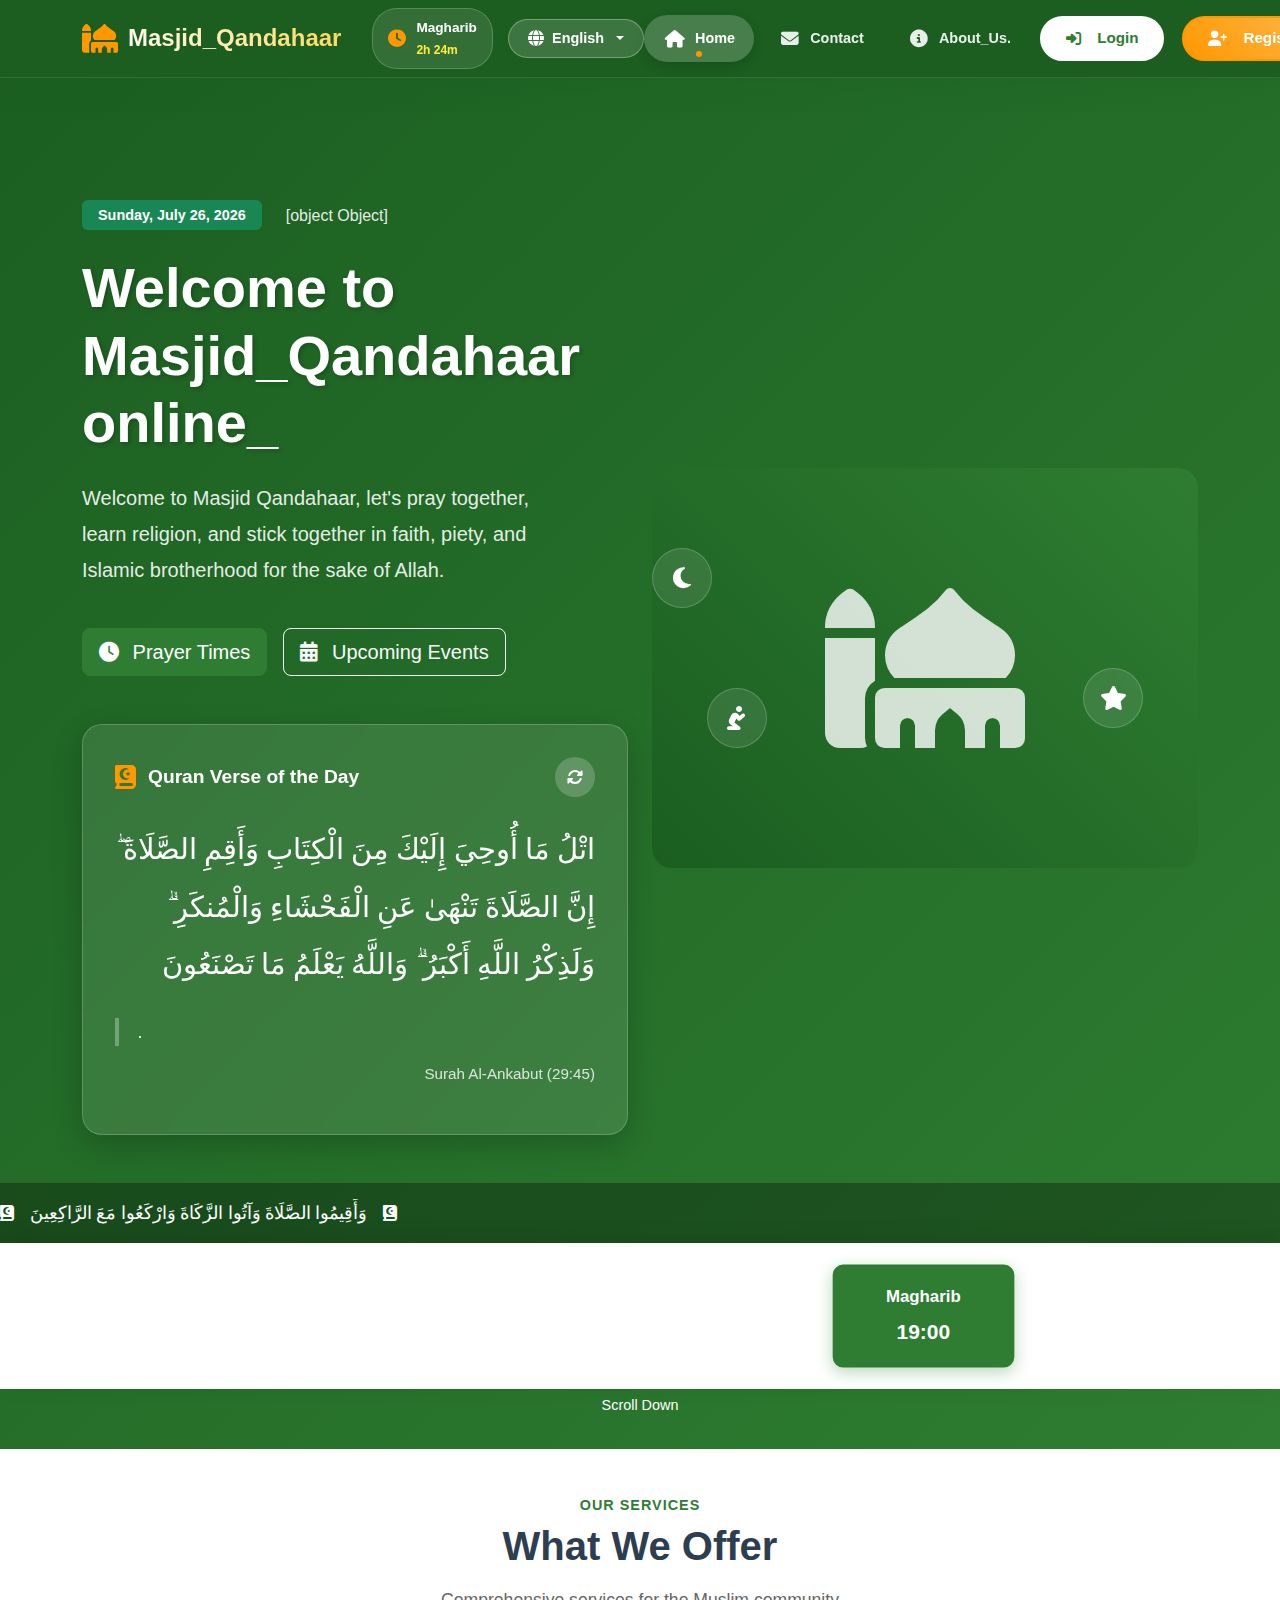
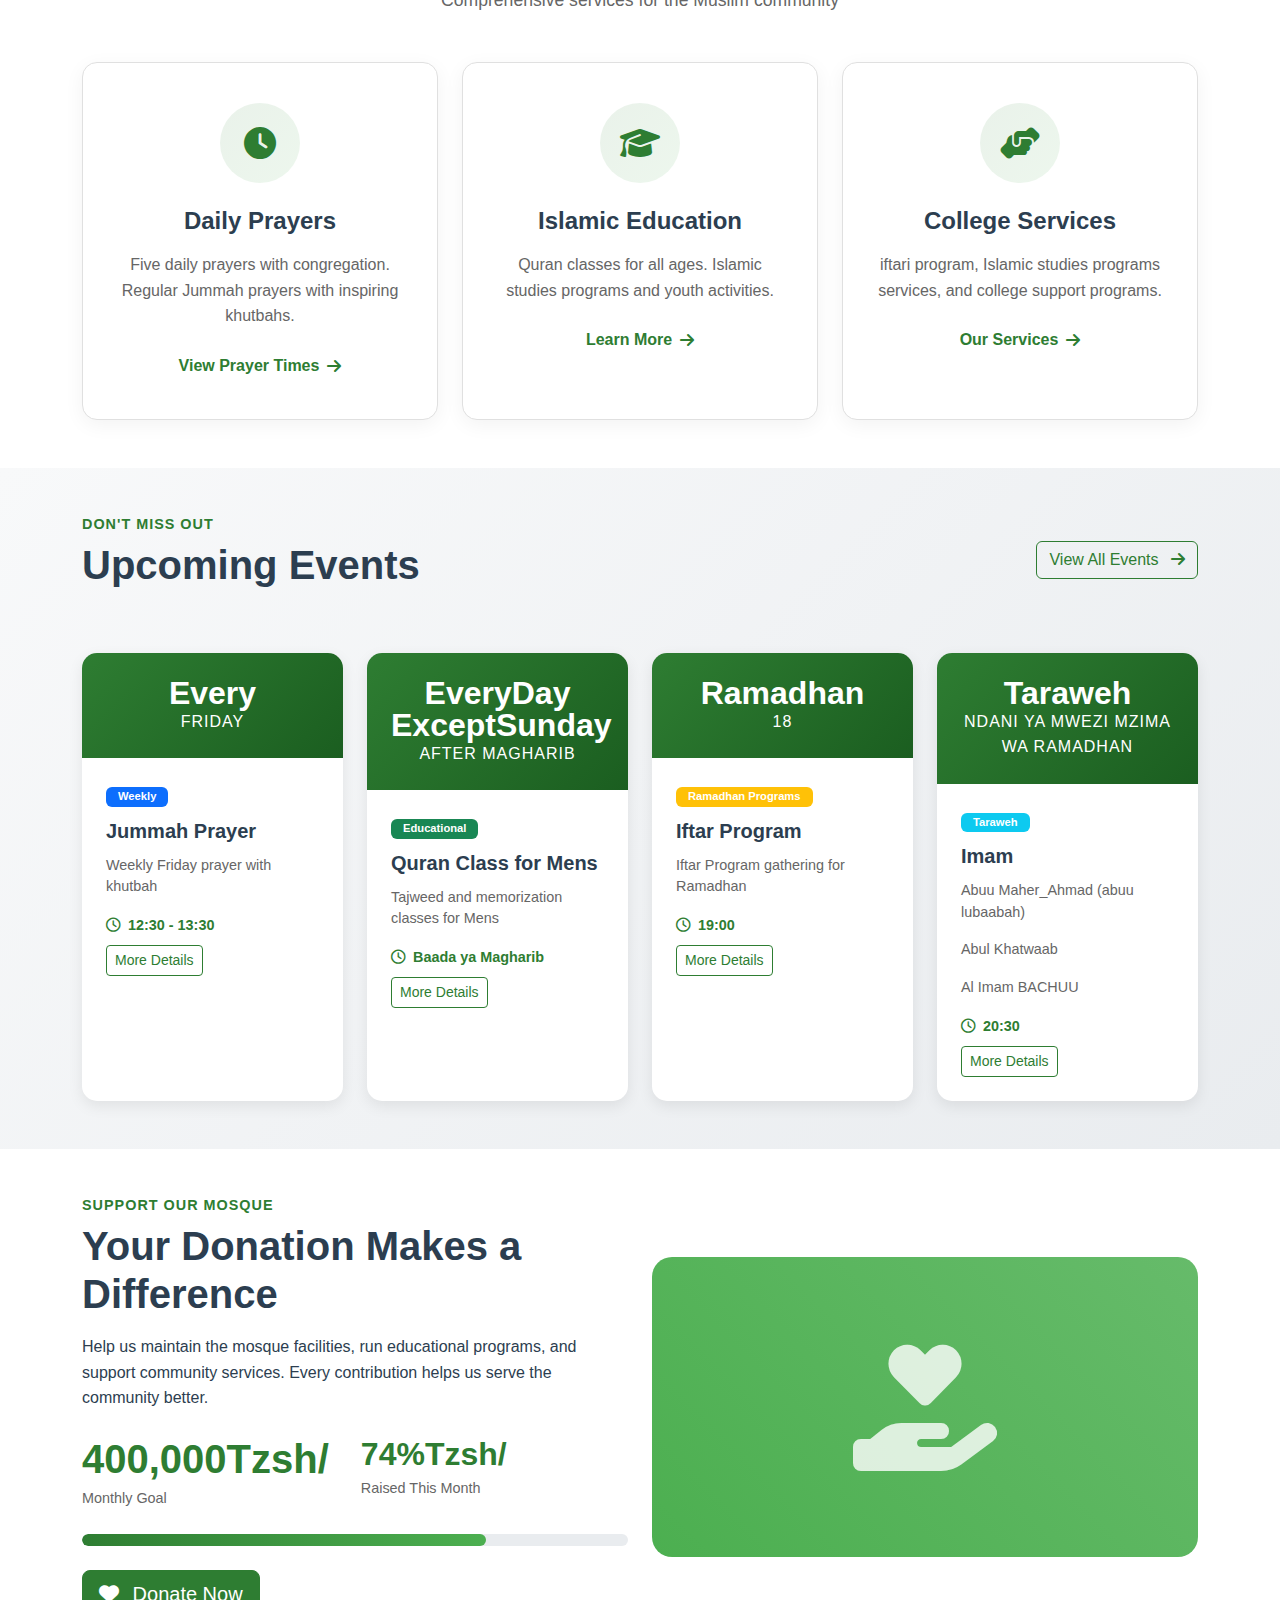
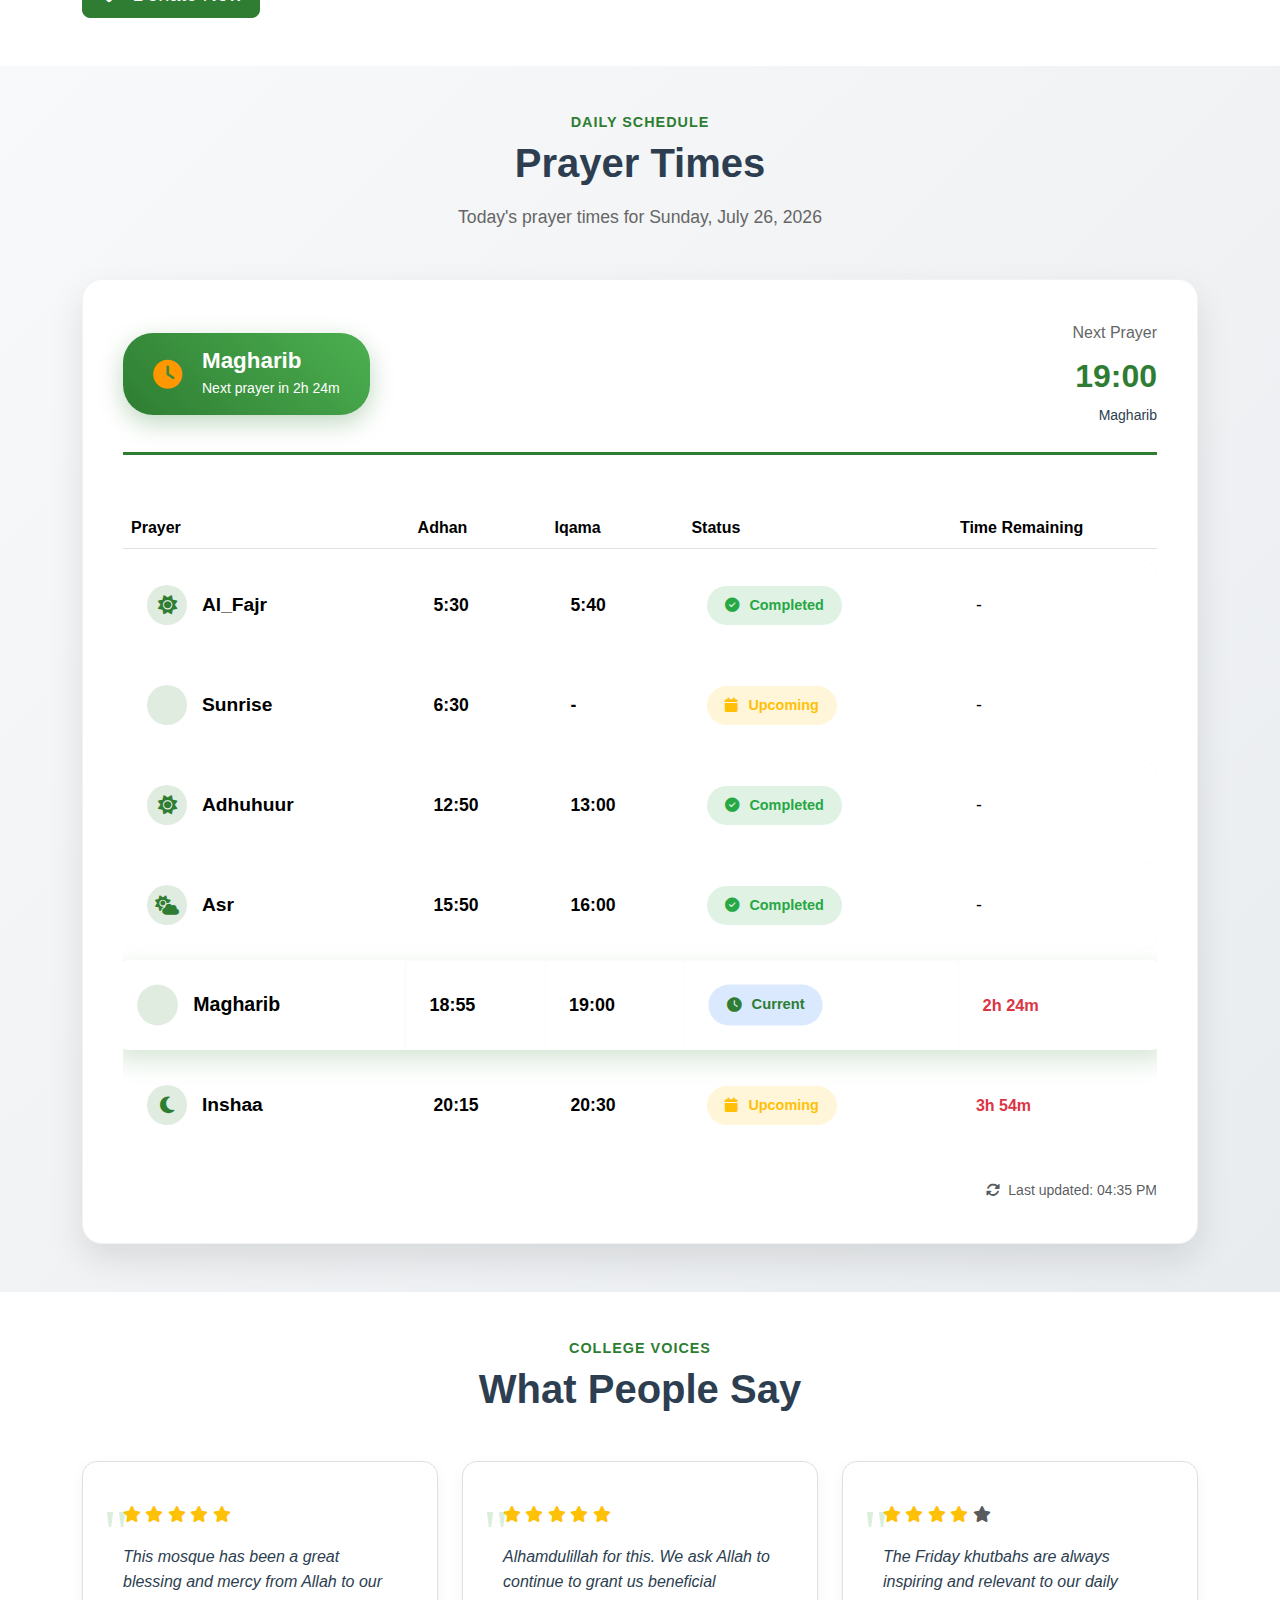
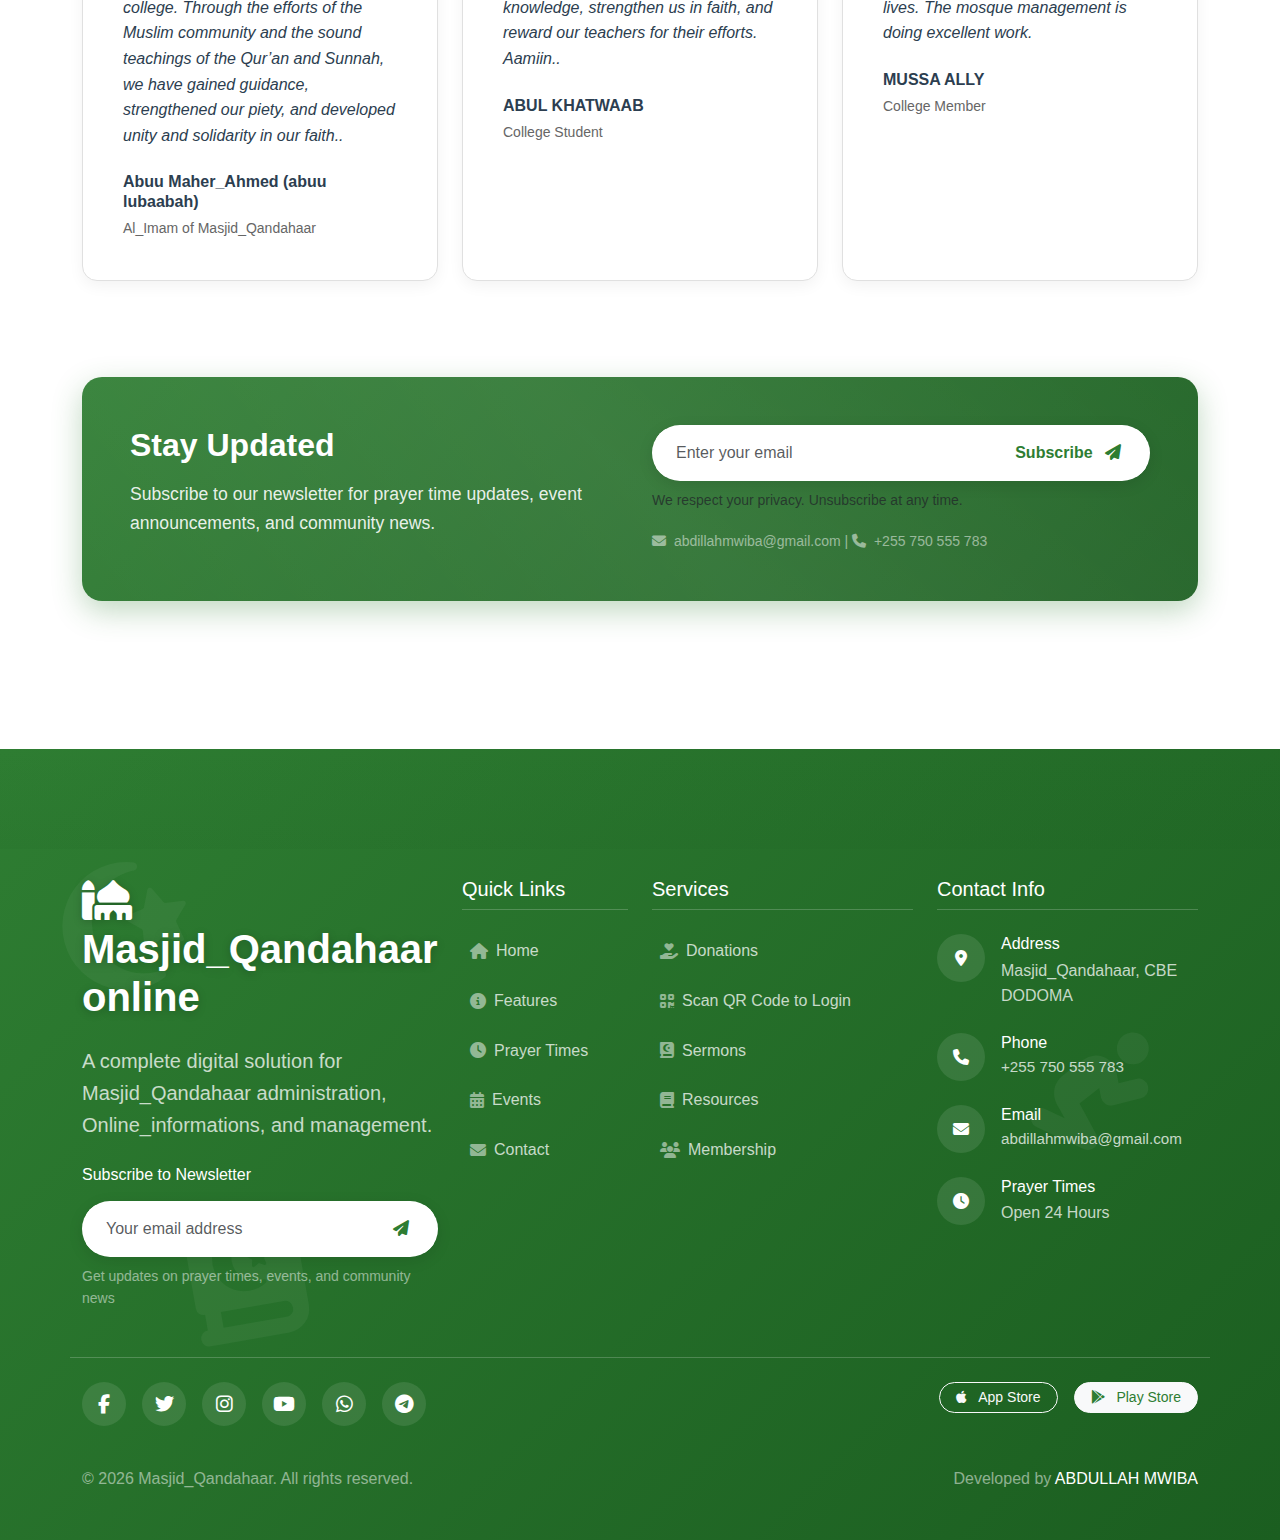
<file: index.html>
<!DOCTYPE html>
<html lang="en">
<head>
    <meta charset="UTF-8">
    <meta name="viewport" content="width=device-width, initial-scale=1.0, maximum-scale=5.0, user-scalable=yes">
    <title>Masjid_Qandahaar Online</title>
    
    <!-- Bootstrap 5 CSS -->
    <link href="https://cdn.jsdelivr.net/npm/bootstrap@5.3.0-alpha1/dist/css/bootstrap.min.css" rel="stylesheet">
    <!-- Font Awesome -->
    <link rel="stylesheet" href="https://cdnjs.cloudflare.com/ajax/libs/font-awesome/6.4.0/css/all.min.css">
    
    <style>
        :root {
            --primary-color: #2e7d32;
            --primary-dark: #1b5e20;
            --primary-light: #4caf50;
            --accent-color: #ff9800;
            --dark-color: #2c3e50;
            --light-color: #f8f9fa;
            --border-color: #e0e0e0;
            --text-light: #666;
            --success-color: #28a745;
            --danger-color: #dc3545;
            --warning-color: #ffc107;
            --info-color: #17a2b8;
        }
        
        body {
            font-family: 'Inter', -apple-system, BlinkMacSystemFont, 'Segoe UI', Roboto, sans-serif;
            line-height: 1.6;
            color: var(--dark-color);
            overflow-x: hidden;
            scroll-behavior: smooth;
            padding-top: 80px;
        }
        
        .text-islamic {
            color: var(--primary-color);
        }
        
        .bg-islamic {
            background-color: var(--primary-color);
        }
        
        .btn-primary {
            background-color: var(--primary-color);
            border-color: var(--primary-color);
            transition: all 0.3s ease;
        }
        
        .btn-primary:hover {
            background-color: var(--primary-dark);
            border-color: var(--primary-dark);
            transform: translateY(-2px);
            box-shadow: 0 4px 12px rgba(46, 125, 50, 0.3);
        }
        
        .btn-outline-primary {
            color: var(--primary-color);
            border-color: var(--primary-color);
            transition: all 0.3s ease;
        }
        
        .btn-outline-primary:hover {
            background-color: var(--primary-color);
            border-color: var(--primary-color);
            color: white;
            transform: translateY(-2px);
        }
        
        /* ========== ENHANCED NAVIGATION BAR ========== */
        .navbar-glass {
            background: rgba(27, 94, 32, 0.95);
            backdrop-filter: blur(10px);
            border-bottom: 1px solid rgba(255, 255, 255, 0.1);
            box-shadow: 0 4px 30px rgba(27, 94, 32, 0.3);
            transition: all 0.3s ease;
            padding: 0.5rem 0;
            position: fixed;
            top: 0;
            left: 0;
            right: 0;
            z-index: 1030;
        }
        
        .navbar-glass.scrolled {
            padding: 0.3rem 0;
            background: rgba(27, 94, 32, 0.98);
            box-shadow: 0 8px 32px rgba(27, 94, 32, 0.4);
        }
        
        /* Brand Logo */
        .navbar-brand {
            font-weight: 800;
            font-size: 1.5rem;
            color: white !important;
            display: flex;
            align-items: center;
            gap: 10px;
        }
        
        .navbar-brand i {
            color: var(--accent-color);
            font-size: 1.8rem;
            transition: transform 0.3s ease;
        }
        
        .navbar-brand:hover i {
            transform: rotate(15deg);
        }
        
        .navbar-brand span {
            background: linear-gradient(45deg, white, #ffd54f);
            -webkit-background-clip: text;
            -webkit-text-fill-color: transparent;
            background-clip: text;
        }
        
        /* Navigation Items */
        .navbar-nav {
            gap: 0.3rem;
        }
        
        .nav-item {
            position: relative;
        }
        
        .nav-link {
            color: rgba(255, 255, 255, 0.9) !important;
            font-weight: 600;
            padding: 0.75rem 1.2rem !important;
            border-radius: 30px;
            transition: all 0.3s ease;
            display: flex;
            align-items: center;
            gap: 8px;
            position: relative;
            font-size: 0.95rem;
        }
        
        .nav-link:hover {
            color: white !important;
            background: rgba(255, 255, 255, 0.15);
            transform: translateY(-2px);
        }
        
        .nav-link.active {
            color: white !important;
            background: rgba(255, 255, 255, 0.2);
            box-shadow: 0 4px 12px rgba(0, 0, 0, 0.15);
        }
        
        .nav-icon {
            font-size: 1.1rem;
            width: 24px;
            text-align: center;
        }
        
        .nav-text {
            font-size: 0.9rem;
        }
        
        .nav-dot {
            position: absolute;
            bottom: 5px;
            left: 50%;
            transform: translateX(-50%);
            width: 6px;
            height: 6px;
            background: var(--accent-color);
            border-radius: 50%;
            opacity: 0;
            transition: opacity 0.3s ease;
        }
        
        .nav-link.active .nav-dot {
            opacity: 1;
        }
        
        /* Action Buttons */
        .nav-action-btn {
            padding: 0.5rem 1.5rem !important;
            border-radius: 30px;
            font-weight: 700;
            margin-left: 10px;
        }
        
        .nav-login {
            color: var(--primary-color) !important;
            background: white !important;
            border: 2px solid white;
        }
        
        .nav-login:hover {
            background: rgba(255, 255, 255, 0.9) !important;
            color: var(--primary-dark) !important;
            transform: translateY(-3px);
            box-shadow: 0 6px 15px rgba(255, 255, 255, 0.3);
        }
        
        .nav-register {
            background: linear-gradient(45deg, var(--accent-color), #ffb74d) !important;
            color: white !important;
            border: 2px solid var(--accent-color);
        }
        
        .nav-register:hover {
            background: linear-gradient(45deg, #ff9800, #ffa726) !important;
            transform: translateY(-3px);
            box-shadow: 0 6px 15px rgba(255, 152, 0, 0.4);
        }
        
        /* Language Switcher */
        .language-switcher {
            display: flex;
            align-items: center;
            margin-left: 15px;
            position: relative;
        }
        
        .language-btn {
            background: rgba(255, 255, 255, 0.15);
            border: 1px solid rgba(255, 255, 255, 0.3);
            color: white;
            padding: 0.5rem 1.2rem;
            border-radius: 25px;
            font-size: 0.9rem;
            font-weight: 600;
            transition: all 0.3s ease;
            display: flex;
            align-items: center;
            gap: 8px;
        }
        
        .language-btn:hover {
            background: rgba(255, 255, 255, 0.25);
            border-color: rgba(255, 255, 255, 0.5);
            transform: translateY(-2px);
        }
        
        .language-btn i {
            font-size: 1rem;
        }
        
        .language-dropdown {
            min-width: 180px;
            padding: 0.75rem;
            border: none;
            border-radius: 15px;
            box-shadow: 0 10px 30px rgba(0, 0, 0, 0.2);
            background: rgba(27, 94, 32, 0.98);
            backdrop-filter: blur(10px);
            border: 1px solid rgba(255, 255, 255, 0.1);
        }
        
        .language-dropdown .dropdown-item {
            color: white;
            padding: 0.75rem 1rem;
            border-radius: 10px;
            transition: all 0.3s ease;
            display: flex;
            align-items: center;
            gap: 10px;
            font-weight: 500;
        }
        
        .language-dropdown .dropdown-item i {
            width: 20px;
            color: var(--accent-color);
        }
        
        .language-dropdown .dropdown-item:hover {
            background: rgba(255, 255, 255, 0.15);
            transform: translateX(5px);
        }
        
        .language-dropdown .dropdown-item.active {
            background: rgba(255, 255, 255, 0.2);
            border-left: 3px solid var(--accent-color);
        }
        
        /* Prayer Time Indicator in Nav */
        .nav-prayer-indicator {
            display: flex;
            align-items: center;
            gap: 10px;
            padding: 8px 15px;
            background: rgba(255, 255, 255, 0.1);
            border-radius: 25px;
            margin-left: 15px;
            border: 1px solid rgba(255, 255, 255, 0.2);
            transition: all 0.3s ease;
        }
        
        .nav-prayer-indicator:hover {
            background: rgba(255, 255, 255, 0.15);
        }
        
        .prayer-icon {
            color: var(--accent-color);
            font-size: 1.1rem;
        }
        
        .prayer-info {
            display: flex;
            flex-direction: column;
            gap: 2px;
        }
        
        .current-prayer {
            font-size: 0.85rem;
            font-weight: 700;
            color: white;
        }
        
        .prayer-countdown {
            font-size: 0.75rem;
            color: #ffeb3b;
            font-weight: 600;
            animation: pulse 2s infinite;
        }
        
        @keyframes pulse {
            0% { opacity: 1; }
            50% { opacity: 0.7; }
            100% { opacity: 1; }
        }
        
        /* Mobile Menu */
        .navbar-toggler {
            border: none;
            padding: 0.5rem;
            color: white;
        }
        
        .navbar-toggler:focus {
            box-shadow: 0 0 0 2px rgba(255, 255, 255, 0.25);
        }
        
        .navbar-toggler-icon {
            background-image: url("data:image/svg+xml,%3csvg xmlns='http://www.w3.org/2000/svg' viewBox='0 0 30 30'%3e%3cpath stroke='rgba(255, 255, 255, 0.9)' stroke-linecap='round' stroke-miterlimit='10' stroke-width='2' d='M4 7h22M4 15h22M4 23h22'/%3e%3c/svg%3e");
        }
        
        @media (max-width: 991.98px) {
            .navbar-collapse {
                background: rgba(27, 94, 32, 0.98);
                backdrop-filter: blur(20px);
                border-radius: 15px;
                padding: 1.5rem;
                margin-top: 1rem;
                box-shadow: 0 10px 30px rgba(0, 0, 0, 0.2);
                border: 1px solid rgba(255, 255, 255, 0.1);
            }
            
            .nav-prayer-indicator {
                margin: 1rem 0;
                justify-content: center;
            }
            
            .nav-action-btn {
                margin: 0.5rem 0;
                text-align: center;
                justify-content: center;
            }
            
            .language-switcher {
                margin: 1rem 0;
                justify-content: center;
            }
        }
        
        /* ========== HERO SECTION ========== */
        .hero-section {
            background: linear-gradient(135deg, var(--primary-dark) 0%, var(--primary-color) 100%);
            color: white;
            padding: 120px 0 60px;
            position: relative;
            overflow: hidden;
            margin-top: -80px;
            padding-top: 200px;
        }
        
        /* Quran Verse Display */
        .quran-verse-display {
            margin-top: 3rem;
            max-width: 700px;
            position: relative;
        }
        
        .verse-card {
            background: rgba(255, 255, 255, 0.1);
            backdrop-filter: blur(15px);
            border-radius: 20px;
            padding: 2rem;
            border: 1px solid rgba(255, 255, 255, 0.2);
            box-shadow: 0 10px 30px rgba(0, 0, 0, 0.2);
            transition: transform 0.3s ease;
        }
        
        .verse-card:hover {
            transform: translateY(-5px);
        }
        
        .verse-header {
            display: flex;
            justify-content: space-between;
            align-items: center;
            margin-bottom: 1.5rem;
            flex-wrap: wrap;
            gap: 10px;
        }
        
        .verse-title {
            display: flex;
            align-items: center;
            gap: 12px;
        }
        
        .verse-title i {
            font-size: 1.5rem;
            color: var(--accent-color);
        }
        
        .verse-title h5 {
            margin: 0;
            font-size: 1.2rem;
            font-weight: 700;
        }
        
        .verse-refresh {
            background: rgba(255, 255, 255, 0.2);
            border: none;
            color: white;
            width: 40px;
            height: 40px;
            border-radius: 50%;
            display: flex;
            align-items: center;
            justify-content: center;
            cursor: pointer;
            transition: all 0.3s ease;
        }
        
        .verse-refresh:hover {
            background: rgba(255, 255, 255, 0.3);
            transform: rotate(45deg);
        }
        
        .arabic-verse {
            font-size: 1.8rem;
            text-align: right;
            margin-bottom: 1.5rem;
            line-height: 2;
            color: white;
            font-family: 'Traditional Arabic', 'Amiri', serif;
            direction: rtl;
            min-height: 100px;
        }
        
        .verse-translation {
            color: rgba(255, 255, 255, 0.95);
            font-style: italic;
            border-left: 4px solid rgba(255, 255, 255, 0.3);
            padding-left: 1.2rem;
            margin-bottom: 1rem;
            font-size: 1.1rem;
        }
        
        .verse-surah {
            color: rgba(255, 255, 255, 0.8);
            font-size: 0.95rem;
            text-align: right;
            font-weight: 500;
        }
        
        /* ========== PRAYER TIMES SECTION ========== */
        .prayer-times-section {
            padding: 100px 0;
            background: linear-gradient(135deg, #f8f9fa 0%, #e9ecef 100%);
        }
        
        .prayer-table-container {
            background: white;
            border-radius: 20px;
            padding: 2.5rem;
            box-shadow: 0 15px 35px rgba(0, 0, 0, 0.1);
            position: relative;
            overflow: hidden;
            border: 1px solid rgba(0, 0, 0, 0.05);
        }
        
        .prayer-header {
            display: flex;
            justify-content: space-between;
            align-items: center;
            margin-bottom: 2.5rem;
            padding-bottom: 1.5rem;
            border-bottom: 3px solid var(--primary-color);
        }
        
        .current-prayer-indicator {
            display: flex;
            align-items: center;
            gap: 20px;
            padding: 15px 30px;
            background: linear-gradient(45deg, var(--primary-color), var(--primary-light));
            color: white;
            border-radius: 30px;
            box-shadow: 0 8px 25px rgba(46, 125, 50, 0.3);
        }
        
        .current-prayer-indicator i {
            font-size: 1.8rem;
            color: var(--accent-color);
        }
        
        .current-prayer-indicator h4 {
            margin: 0;
            font-size: 1.4rem;
            font-weight: 800;
        }
        
        .next-prayer-info {
            text-align: right;
        }
        
        .next-prayer-info p {
            margin: 0;
            color: var(--text-light);
            font-size: 1rem;
        }
        
        .next-prayer-time {
            font-size: 2rem;
            font-weight: 900;
            color: var(--primary-color);
            margin-top: 5px;
        }
        
        .prayer-times-table {
            margin-top: 2rem;
        }
        
        .prayer-times-table .table {
            margin-bottom: 0;
            border-collapse: separate;
            border-spacing: 0 12px;
        }
        
        .prayer-times-table .table tbody tr {
            transition: all 0.3s ease;
            border-radius: 15px;
            overflow: hidden;
            position: relative;
        }
        
        .prayer-times-table .table tbody tr td {
            padding: 1.5rem;
            vertical-align: middle;
            border: none;
            font-size: 1.1rem;
            position: relative;
        }
        
        .prayer-times-table .table tbody tr td:first-child {
            border-top-left-radius: 15px;
            border-bottom-left-radius: 15px;
        }
        
        .prayer-times-table .table tbody tr td:last-child {
            border-top-right-radius: 15px;
            border-bottom-right-radius: 15px;
        }
        
        .prayer-times-table .table tbody tr.prayer-completed {
            background: linear-gradient(90deg, rgba(46, 125, 50, 0.08), rgba(46, 125, 50, 0.12));
        }
        
        .prayer-times-table .table tbody tr.prayer-current {
            background: linear-gradient(90deg, rgba(46, 125, 50, 0.2), rgba(76, 175, 80, 0.25));
            transform: scale(1.02);
            box-shadow: 0 10px 25px rgba(46, 125, 50, 0.2);
            z-index: 1;
            border-left: 5px solid var(--primary-color);
        }
        
        .prayer-times-table .table tbody tr.prayer-upcoming {
            background: rgba(255, 193, 7, 0.1);
            border-left: 5px solid var(--warning-color);
        }
        
        .prayer-status {
            display: inline-flex;
            align-items: center;
            gap: 10px;
            padding: 8px 18px;
            border-radius: 25px;
            font-size: 0.9rem;
            font-weight: 700;
        }
        
        .status-completed {
            background: rgba(40, 167, 69, 0.15);
            color: var(--success-color);
        }
        
        .status-current {
            background: rgba(13, 110, 253, 0.15);
            color: var(--primary-color);
            animation: pulse-bg 2s infinite;
        }
        
        .status-upcoming {
            background: rgba(255, 193, 7, 0.15);
            color: var(--warning-color);
        }
        
        @keyframes pulse-bg {
            0% { background: rgba(13, 110, 253, 0.15); }
            50% { background: rgba(13, 110, 253, 0.25); }
            100% { background: rgba(13, 110, 253, 0.15); }
        }
        
        .prayer-name {
            display: flex;
            align-items: center;
            gap: 15px;
            font-weight: 800;
            font-size: 1.2rem;
        }
        
        .prayer-name i {
            width: 40px;
            height: 40px;
            background: rgba(46, 125, 50, 0.15);
            border-radius: 50%;
            display: flex;
            align-items: center;
            justify-content: center;
            color: var(--primary-color);
            font-size: 1.2rem;
        }
        
        .prayer-time-display {
            font-size: 1.3rem;
            font-weight: 800;
            color: var(--dark-color);
        }
        
        .time-remaining {
            font-size: 1rem;
            color: var(--danger-color);
            font-weight: 700;
            animation: pulse 2s infinite;
        }
        
        /* ========== RESPONSIVE DESIGN ========== */
        
        /* Extra small devices (phones, 576px and down) */
        @media (max-width: 576px) {
            body {
                padding-top: 70px;
            }
            
            .navbar-brand {
                font-size: 1.1rem;
            }
            
            .navbar-brand i {
                font-size: 1.5rem;
            }
            
            .hero-section {
                padding-top: 150px;
                padding-bottom: 40px;
            }
            
            .hero-title {
                font-size: 2rem;
            }
            
            .hero-description {
                font-size: 1rem;
                max-width: 100%;
            }
            
            .hero-buttons {
                flex-direction: column;
                gap: 1rem;
            }
            
            .hero-buttons .btn {
                width: 100%;
            }
            
            .verse-card {
                padding: 1.2rem;
            }
            
            .arabic-verse {
                font-size: 1.2rem;
            }
            
            .verse-translation {
                font-size: 0.95rem;
            }
            
            .section-title {
                font-size: 1.8rem;
            }
            
            .section-description {
                font-size: 0.95rem;
            }
            
            .prayer-table-container {
                padding: 1.2rem;
            }
            
            .prayer-header {
                flex-direction: column;
                gap: 15px;
                align-items: stretch;
            }
            
            .current-prayer-indicator {
                padding: 12px 20px;
            }
            
            .next-prayer-info {
                text-align: center;
            }
            
            .next-prayer-time {
                font-size: 1.8rem;
            }
            
            .prayer-times-table .table tbody tr td {
                padding: 1rem 0.8rem;
                font-size: 0.9rem;
            }
            
            .prayer-name {
                font-size: 1rem;
                gap: 8px;
            }
            
            .prayer-name i {
                width: 30px;
                height: 30px;
                font-size: 0.9rem;
            }
            
            .prayer-status {
                padding: 5px 10px;
                font-size: 0.8rem;
            }
            
            .footer-brand h3 {
                font-size: 1.5rem;
            }
            
            .newsletter-card {
                padding: 2rem 1.5rem;
            }
            
            .newsletter-content h3 {
                font-size: 1.5rem;
            }
            
            .back-to-top {
                bottom: 20px;
                right: 20px;
                width: 40px;
                height: 40px;
                font-size: 1rem;
            }
        }
        
        /* Small devices (tablets, 577px to 768px) */
        @media (min-width: 577px) and (max-width: 768px) {
            body {
                padding-top: 75px;
            }
            
            .hero-title {
                font-size: 2.5rem;
            }
            
            .hero-buttons {
                flex-direction: column;
                gap: 1rem;
            }
            
            .hero-buttons .btn {
                width: 100%;
            }
            
            .arabic-verse {
                font-size: 1.4rem;
            }
            
            .prayer-header {
                flex-direction: column;
                gap: 20px;
                align-items: stretch;
            }
            
            .next-prayer-info {
                text-align: center;
            }
            
            .feature-card, .event-card, .testimonial-card {
                padding: 1.5rem;
            }
        }
        
        /* Medium devices (landscape tablets, 769px to 992px) */
        @media (min-width: 769px) and (max-width: 992px) {
            .hero-title {
                font-size: 3rem;
            }
            
            .arabic-verse {
                font-size: 1.6rem;
            }
            
            .feature-card, .event-card, .testimonial-card {
                padding: 2rem;
            }
        }
        
        /* Large devices (desktops, 993px to 1200px) */
        @media (min-width: 993px) and (max-width: 1200px) {
            .container {
                max-width: 960px;
            }
        }
        
        /* Extra large devices (large desktops, 1201px and up) */
        @media (min-width: 1201px) {
            .container {
                max-width: 1140px;
            }
        }
        
        /* Landscape orientation for phones */
        @media (max-height: 576px) and (orientation: landscape) {
            .hero-section {
                padding-top: 120px;
                padding-bottom: 40px;
            }
            
            .hero-image {
                display: none;
            }
            
            .quran-verse-display {
                margin-top: 1.5rem;
            }
        }
        
        /* Tablet landscape */
        @media (max-height: 768px) and (orientation: landscape) and (min-width: 768px) {
            .hero-section {
                padding-top: 150px;
            }
            
            .hero-image {
                max-height: 350px;
                overflow: hidden;
            }
        }
        
        /* ========== SECTIONS SPACING ========== */
        .section {
            scroll-margin-top: 100px;
        }
        
        @media (max-width: 768px) {
            .section {
                scroll-margin-top: 80px;
            }
        }
        
        @media (max-width: 576px) {
            .section {
                scroll-margin-top: 70px;
            }
        }
        
        /* ========== RTL SUPPORT ========== */
        body.rtl {
            direction: rtl;
            text-align: right;
        }
        
        body.rtl .nav-link i {
            margin-left: 8px;
            margin-right: 0;
        }
        
        body.rtl .verse-translation {
            border-left: none;
            border-right: 4px solid rgba(255, 255, 255, 0.3);
            padding-left: 0;
            padding-right: 1.2rem;
        }
        
        body.rtl .verse-surah {
            text-align: left;
        }
        
        body.rtl .prayer-header {
            flex-direction: row-reverse;
        }
        
        body.rtl .next-prayer-info {
            text-align: left;
        }
        
        body.rtl .hover-lift:hover {
            transform: translateX(-8px);
            padding-left: 8px;
            padding-right: 16px;
        }
        
        body.rtl .contact-icon {
            margin-left: 1rem;
            margin-right: 0;
        }
        
        @media (max-width: 768px) {
            body.rtl .prayer-header {
                flex-direction: column-reverse;
            }
            
            body.rtl .next-prayer-info {
                text-align: center;
            }
        }
        
        /* Keep existing styles for other sections */
        .hero-subtitle {
            display: flex;
            align-items: center;
            gap: 1rem;
            margin-bottom: 1.5rem;
        }
        
        .hero-subtitle .badge {
            font-size: 0.9rem;
            padding: 0.5rem 1rem;
        }
        
        .hijri-date {
            color: rgba(255, 255, 255, 0.9);
            font-size: 1rem;
        }
        
        .hero-title {
            font-size: 3.5rem;
            font-weight: 800;
            margin-bottom: 1.5rem;
            line-height: 1.2;
            text-shadow: 2px 2px 4px rgba(0, 0, 0, 0.2);
        }
        
        .hero-description {
            font-size: 1.25rem;
            color: rgba(255, 255, 255, 0.9);
            margin-bottom: 2.5rem;
            line-height: 1.8;
            max-width: 90%;
        }
        
        .hero-buttons {
            display: flex;
            gap: 1rem;
            margin-bottom: 2rem;
        }
        
        .hero-image {
            position: relative;
            z-index: 2;
        }
        
        .hero-image img {
            max-width: 100%;
            animation: float 6s ease-in-out infinite;
        }
        
        @keyframes float {
            0%, 100% { transform: translateY(0px); }
            50% { transform: translateY(-20px); }
        }
        
        .hero-floating-elements {
            position: absolute;
            top: 0;
            left: 0;
            right: 0;
            bottom: 0;
            pointer-events: none;
        }
        
        .floating-element {
            position: absolute;
            width: 60px;
            height: 60px;
            background: rgba(255, 255, 255, 0.1);
            backdrop-filter: blur(10px);
            border-radius: 50%;
            display: flex;
            align-items: center;
            justify-content: center;
            color: white;
            font-size: 1.5rem;
            animation: float 6s ease-in-out infinite;
            border: 1px solid rgba(255, 255, 255, 0.2);
        }
        
        .floating-1 {
            top: 20%;
            left: 0;
            animation-delay: 0s;
        }
        
        .floating-2 {
            top: 50%;
            right: 10%;
            animation-delay: 2s;
        }
        
        .floating-3 {
            bottom: 30%;
            left: 10%;
            animation-delay: 4s;
        }
        
        /* Quran Ticker */
        .quran-ticker {
            background: rgba(0, 0, 0, 0.3);
            padding: 1rem 0;
            margin-top: 3rem;
        }
        
        .ticker-container {
            overflow: hidden;
            white-space: nowrap;
        }
        
        .ticker-content {
            display: inline-flex;
            align-items: center;
            gap: 1rem;
            animation: ticker 30s linear infinite;
        }
        
        @keyframes ticker {
            0% { transform: translateX(100%); }
            100% { transform: translateX(-100%); }
        }
        
        .verse-text {
            color: white;
            font-size: 1.1rem;
            font-family: 'Traditional Arabic', 'Amiri', serif;
        }
        
        /* Prayer Times Bar */
        .prayer-times-bar {
            background: white;
            padding: 1.5rem 0;
            box-shadow: 0 -5px 20px rgba(0, 0, 0, 0.1);
            position: relative;
            z-index: 2;
        }
        
        .prayer-time {
            text-align: center;
            padding: 1rem;
            border-radius: 10px;
            transition: all 0.3s ease;
            border: 2px solid transparent;
        }
        
        .prayer-time.current {
            background: var(--primary-color);
            color: white;
            border-color: var(--primary-color);
            transform: scale(1.05);
            box-shadow: 0 5px 15px rgba(46, 125, 50, 0.3);
        }
        
        .prayer-name-bar {
            display: block;
            font-weight: 600;
            font-size: 1rem;
            margin-bottom: 0.25rem;
        }
        
        .prayer-time-value {
            display: block;
            font-size: 1.25rem;
            font-weight: 700;
        }
        
        /* Scroll Down */
        .scroll-down {
            position: absolute;
            bottom: 2rem;
            left: 50%;
            transform: translateX(-50%);
            z-index: 10;
        }
        
        .scroll-down a {
            text-decoration: none;
        }
        
        .mouse {
            width: 30px;
            height: 50px;
            border: 2px solid white;
            border-radius: 20px;
            display: block;
            margin: 0 auto 0.5rem;
            position: relative;
        }
        
        .wheel {
            width: 6px;
            height: 6px;
            background: white;
            border-radius: 50%;
            position: absolute;
            top: 10px;
            left: 50%;
            transform: translateX(-50%);
            animation: scroll 2s infinite;
        }
        
        @keyframes scroll {
            0% { opacity: 1; top: 10px; }
            100% { opacity: 0; top: 30px; }
        }
        
        .scroll-text {
            color: white;
            font-size: 0.9rem;
            display: block;
            text-align: center;
        }
        
        /* Section Styles */
        .section-header {
            margin-bottom: 3rem;
        }
        
        .section-subtitle {
            color: var(--primary-color);
            font-weight: 600;
            text-transform: uppercase;
            letter-spacing: 1px;
            font-size: 0.9rem;
            margin-bottom: 0.5rem;
        }
        
        .section-title {
            font-size: 2.5rem;
            font-weight: 800;
            color: var(--dark-color);
            margin-bottom: 1rem;
        }
        
        .section-description {
            color: var(--text-light);
            font-size: 1.1rem;
            max-width: 600px;
            margin: 0 auto;
        }
        
        /* Features Section */
        .features-section {
            padding: 100px 0;
            background: white;
        }
        
        @media (max-width: 768px) {
            .features-section {
                padding: 60px 0;
            }
        }
        
        @media (max-width: 576px) {
            .features-section {
                padding: 40px 0;
            }
        }
        
        .feature-card {
            background: white;
            padding: 2.5rem 2rem;
            border-radius: 15px;
            box-shadow: 0 5px 20px rgba(0, 0, 0, 0.05);
            transition: all 0.3s ease;
            height: 100%;
            text-align: center;
            border: 1px solid var(--border-color);
            position: relative;
            overflow: hidden;
        }
        
        .feature-card:hover {
            transform: translateY(-10px);
            box-shadow: 0 15px 30px rgba(0, 0, 0, 0.1);
            border-color: var(--primary-light);
        }
        
        .feature-card::before {
            content: '';
            position: absolute;
            top: 0;
            left: 0;
            right: 0;
            height: 5px;
            background: linear-gradient(90deg, var(--primary-color), var(--primary-light));
            transform: scaleX(0);
            transform-origin: left;
            transition: transform 0.3s ease;
        }
        
        .feature-card:hover::before {
            transform: scaleX(1);
        }
        
        .feature-icon {
            width: 80px;
            height: 80px;
            background: linear-gradient(135deg, rgba(46, 125, 50, 0.1), rgba(76, 175, 80, 0.1));
            border-radius: 50%;
            display: flex;
            align-items: center;
            justify-content: center;
            margin: 0 auto 1.5rem;
            color: var(--primary-color);
            font-size: 2rem;
            transition: all 0.3s ease;
        }
        
        .feature-card:hover .feature-icon {
            background: linear-gradient(135deg, var(--primary-color), var(--primary-light));
            color: white;
            transform: rotate(15deg) scale(1.1);
        }
        
        .feature-card h4 {
            font-size: 1.5rem;
            font-weight: 700;
            margin-bottom: 1rem;
            color: var(--dark-color);
        }
        
        @media (max-width: 576px) {
            .feature-card h4 {
                font-size: 1.3rem;
            }
        }
        
        .feature-card p {
            color: var(--text-light);
            margin-bottom: 1.5rem;
        }
        
        .feature-link {
            color: var(--primary-color);
            text-decoration: none;
            font-weight: 600;
            display: inline-flex;
            align-items: center;
            gap: 0.5rem;
            transition: all 0.3s ease;
        }
        
        .feature-link:hover {
            color: var(--primary-dark);
            gap: 1rem;
        }
        
        /* Events Section */
        .events-section {
            padding: 100px 0;
            background: linear-gradient(135deg, #f8f9fa 0%, #e9ecef 100%);
        }
        
        @media (max-width: 768px) {
            .events-section {
                padding: 60px 0;
            }
        }
        
        @media (max-width: 576px) {
            .events-section {
                padding: 40px 0;
            }
        }
        
        .event-card {
            background: white;
            border-radius: 15px;
            overflow: hidden;
            box-shadow: 0 5px 15px rgba(0, 0, 0, 0.08);
            transition: all 0.3s ease;
            height: 100%;
            position: relative;
        }
        
        .event-card:hover {
            transform: translateY(-5px);
            box-shadow: 0 10px 25px rgba(0, 0, 0, 0.15);
        }
        
        .event-date {
            background: linear-gradient(135deg, var(--primary-color), var(--primary-dark));
            color: white;
            padding: 1.5rem;
            text-align: center;
        }
        
        .event-day {
            font-size: 2rem;
            font-weight: 800;
            display: block;
            line-height: 1;
        }
        
        .event-month {
            font-size: 1rem;
            text-transform: uppercase;
            letter-spacing: 1px;
        }
        
        .event-content {
            padding: 1.5rem;
        }
        
        .event-badge {
            font-size: 0.7rem;
            padding: 0.25rem 0.75rem;
            margin-bottom: 0.75rem;
            display: inline-block;
        }
        
        .event-content h5 {
            font-size: 1.25rem;
            font-weight: 700;
            margin-bottom: 0.75rem;
            color: var(--dark-color);
        }
        
        .event-content p {
            color: var(--text-light);
            font-size: 0.9rem;
            margin-bottom: 1rem;
            line-height: 1.5;
        }
        
        .event-time {
            color: var(--primary-color);
            font-size: 0.9rem;
            font-weight: 600;
        }
        
        /* Donation Section */
        .donation-section {
            padding: 100px 0;
            background: white;
        }
        
        @media (max-width: 768px) {
            .donation-section {
                padding: 60px 0;
            }
        }
        
        @media (max-width: 576px) {
            .donation-section {
                padding: 40px 0;
            }
        }
        
        .donation-content {
            max-width: 600px;
        }
        
        .donation-stats {
            display: flex;
            gap: 2rem;
            margin-top: 2rem;
        }
        
        @media (max-width: 576px) {
            .donation-stats {
                flex-direction: column;
                gap: 1rem;
            }
        }
        
        .stat-item h3 {
            font-size: 2.5rem;
            font-weight: 800;
            color: var(--primary-color);
            margin-bottom: 0.25rem;
        }
        
        .stat-item p {
            color: var(--text-light);
            margin: 0;
            font-size: 0.9rem;
        }
        
        .donation-progress {
            height: 12px;
            border-radius: 6px;
            margin: 1.5rem 0;
            background: #e9ecef;
        }
        
        .donation-progress .progress-bar {
            background: linear-gradient(90deg, var(--primary-color), var(--primary-light));
            border-radius: 6px;
        }
        
        .donation-image img {
            max-width: 100%;
            animation: float 6s ease-in-out infinite;
        }
        
        /* Quick Links */
        .quick-links {
            padding: 100px 0;
            background: linear-gradient(135deg, #f8f9fa 0%, #e9ecef 100%);
        }
        
        @media (max-width: 768px) {
            .quick-links {
                padding: 60px 0;
            }
        }
        
        @media (max-width: 576px) {
            .quick-links {
                padding: 40px 0;
            }
        }
        
        .quick-link-card {
            display: block;
            background: white;
            padding: 2.5rem 1rem;
            border-radius: 15px;
            text-align: center;
            text-decoration: none;
            color: var(--dark-color);
            box-shadow: 0 5px 15px rgba(0, 0, 0, 0.05);
            transition: all 0.3s ease;
            border: 1px solid var(--border-color);
            height: 100%;
        }
        
        .quick-link-card:hover {
            transform: translateY(-5px);
            box-shadow: 0 10px 25px rgba(0, 0, 0, 0.1);
            color: var(--primary-color);
            border-color: var(--primary-light);
        }
        
        .quick-link-icon {
            width: 70px;
            height: 70px;
            background: linear-gradient(135deg, rgba(46, 125, 50, 0.1), rgba(76, 175, 80, 0.1));
            border-radius: 50%;
            display: flex;
            align-items: center;
            justify-content: center;
            margin: 0 auto 1.5rem;
            color: var(--primary-color);
            font-size: 1.8rem;
            transition: all 0.3s ease;
        }
        
        .quick-link-card:hover .quick-link-icon {
            background: linear-gradient(135deg, var(--primary-color), var(--primary-light));
            color: white;
            transform: scale(1.1);
        }
        
        .quick-link-card h6 {
            font-size: 1.1rem;
            font-weight: 600;
            margin: 0;
        }
        
        /* Testimonials */
        .testimonials-section {
            padding: 100px 0;
            background: white;
        }
        
        @media (max-width: 768px) {
            .testimonials-section {
                padding: 60px 0;
            }
        }
        
        @media (max-width: 576px) {
            .testimonials-section {
                padding: 40px 0;
            }
        }
        
        .testimonial-card {
            background: white;
            padding: 2.5rem;
            border-radius: 15px;
            box-shadow: 0 5px 15px rgba(0, 0, 0, 0.05);
            height: 100%;
            position: relative;
            border: 1px solid var(--border-color);
        }
        
        .testimonial-card::before {
            content: '"';
            position: absolute;
            top: 20px;
            left: 20px;
            font-size: 4rem;
            color: var(--primary-light);
            opacity: 0.2;
            font-family: Georgia, serif;
        }
        
        body.rtl .testimonial-card::before {
            left: auto;
            right: 20px;
        }
        
        .testimonial-rating {
            margin-bottom: 1rem;
        }
        
        .testimonial-text {
            color: var(--dark-color);
            font-style: italic;
            line-height: 1.6;
            margin-bottom: 1.5rem;
            position: relative;
            z-index: 1;
        }
        
        .testimonial-author h6 {
            font-weight: 700;
            margin-bottom: 0.25rem;
            color: var(--dark-color);
        }
        
        .testimonial-author small {
            color: var(--text-light);
        }
        
        /* Newsletter */
        .newsletter-section {
            padding: 100px 0;
            background: white;
        }
        
        @media (max-width: 768px) {
            .newsletter-section {
                padding: 60px 0;
            }
        }
        
        @media (max-width: 576px) {
            .newsletter-section {
                padding: 40px 0;
            }
        }
        
        .newsletter-card {
            background: linear-gradient(135deg, var(--primary-color), var(--primary-dark));
            color: white;
            padding: 3rem;
            border-radius: 20px;
            box-shadow: 0 10px 30px rgba(46, 125, 50, 0.3);
            position: relative;
            overflow: hidden;
        }
        
        @media (max-width: 768px) {
            .newsletter-card {
                padding: 2rem;
            }
        }
        
        @media (max-width: 576px) {
            .newsletter-card {
                padding: 1.5rem;
            }
        }
        
        .newsletter-card::before {
            content: '';
            position: absolute;
            top: -50%;
            left: -50%;
            width: 200%;
            height: 200%;
            background: linear-gradient(45deg, transparent, rgba(255, 255, 255, 0.1), transparent);
            animation: rotate 4s linear infinite;
        }
        
        @keyframes rotate {
            0% { transform: rotate(0deg); }
            100% { transform: rotate(360deg); }
        }
        
        .newsletter-content h3 {
            font-size: 2rem;
            font-weight: 800;
            margin-bottom: 1rem;
            position: relative;
            z-index: 2;
        }
        
        @media (max-width: 576px) {
            .newsletter-content h3 {
                font-size: 1.5rem;
            }
        }
        
        .newsletter-content p {
            color: rgba(255, 255, 255, 0.9);
            font-size: 1.1rem;
            position: relative;
            z-index: 2;
        }
        
        @media (max-width: 576px) {
            .newsletter-content p {
                font-size: 0.95rem;
            }
        }
        
        .newsletter-form .input-group {
            background: white;
            border-radius: 10px;
            overflow: hidden;
            padding: 0.25rem;
            position: relative;
            z-index: 2;
        }
        
        .newsletter-form .form-control {
            border: none;
            padding: 1rem 1.5rem;
            font-size: 1rem;
        }
        
        @media (max-width: 576px) {
            .newsletter-form .form-control {
                padding: 0.8rem 1rem;
                font-size: 0.9rem;
            }
        }
        
        .newsletter-form .form-control:focus {
            box-shadow: none;
        }
        
        .newsletter-form .btn {
            padding: 1rem 2rem;
            font-weight: 600;
            white-space: nowrap;
        }
        
        @media (max-width: 576px) {
            .newsletter-form .btn {
                padding: 0.8rem 1.2rem;
                font-size: 0.9rem;
            }
        }
        
        .newsletter-form small {
            display: block;
            margin-top: 0.5rem;
            color: rgba(255, 255, 255, 0.7);
            position: relative;
            z-index: 2;
        }
        
        /* Footer Custom Styles */
        .footer {
            background: linear-gradient(135deg, var(--primary-color), var(--primary-dark));
            color: white;
            padding-top: 80px;
            margin-top: 100px;
            position: relative;
        }
        
        @media (max-width: 768px) {
            .footer {
                padding-top: 60px;
                margin-top: 60px;
            }
        }
        
        @media (max-width: 576px) {
            .footer {
                padding-top: 40px;
                margin-top: 40px;
            }
        }
        
        .footer::before {
            content: '';
            position: absolute;
            top: 0;
            left: 0;
            right: 0;
            height: 100px;
            background: linear-gradient(to bottom, transparent, rgba(27, 94, 32, 0.1));
        }
        
        .footer-wave {
            position: absolute;
            top: -50px;
            left: 0;
            right: 0;
            height: 50px;
            background: url("data:image/svg+xml,%3Csvg xmlns='http://www.w3.org/2000/svg' viewBox='0 0 1440 320'%3E%3Cpath fill='%232E7D32' fill-opacity='1' d='M0,96L48,112C96,128,192,160,288,160C384,160,480,128,576,112C672,96,768,96,864,112C960,128,1056,160,1152,160C1248,160,1344,128,1392,112L1440,96L1440,320L1392,320C1344,320,1248,320,1152,320C1056,320,960,320,864,320C768,320,672,320,576,320C480,320,384,320,288,320C192,320,96,320,48,320L0,320Z'%3E%3C/path%3E%3C/svg%3E");
            background-size: cover;
            background-position: center;
            z-index: 1;
        }
        
        .border-white-20 {
            border-color: rgba(255, 255, 255, 0.2) !important;
        }
        
        .bg-white-10 {
            background-color: rgba(255, 255, 255, 0.1) !important;
        }
        
        .text-white-75 {
            color: rgba(255, 255, 255, 0.75) !important;
        }
        
        .text-white-50 {
            color: rgba(255, 255, 255, 0.5) !important;
        }
        
        .footer-brand h3 {
            text-shadow: 0 2px 10px rgba(0, 0, 0, 0.2);
        }
        
        @media (max-width: 576px) {
            .footer-brand h3 {
                font-size: 1.5rem;
            }
        }
        
        .hover-lift {
            transition: all 0.3s ease;
            padding: 4px 8px;
            border-radius: 6px;
            text-decoration: none;
        }
        
        .hover-lift:hover {
            color: white !important;
            transform: translateX(8px);
            background: rgba(255, 255, 255, 0.1);
            padding-left: 16px;
        }
        
        body.rtl .hover-lift:hover {
            transform: translateX(-8px);
            padding-left: 8px;
            padding-right: 16px;
        }
        
        .contact-icon {
            transition: all 0.3s ease;
            width: 48px;
            height: 48px;
            display: flex;
            align-items: center;
            justify-content: center;
            flex-shrink: 0;
        }
        
        @media (max-width: 576px) {
            .contact-icon {
                width: 40px;
                height: 40px;
            }
        }
        
        .contact-icon:hover {
            background: rgba(255, 255, 255, 0.2) !important;
            transform: scale(1.1);
        }
        
        .newsletter-form .input-group {
            border-radius: 50px;
            overflow: hidden;
            box-shadow: 0 4px 15px rgba(0, 0, 0, 0.1);
        }
        
        .newsletter-form .form-control {
            border: none;
            padding: 12px 20px;
            background: white;
        }
        
        @media (max-width: 576px) {
            .newsletter-form .form-control {
                padding: 10px 15px;
            }
        }
        
        .newsletter-form .btn {
            padding: 12px 25px;
            border: none;
            background: white;
            transition: all 0.3s ease;
            color: var(--primary-color);
        }
        
        @media (max-width: 576px) {
            .newsletter-form .btn {
                padding: 10px 20px;
            }
        }
        
        .newsletter-form .btn:hover {
            background: rgba(46, 125, 50, 0.1);
            transform: scale(1.05);
        }
        
        .social-link {
            width: 44px;
            height: 44px;
            border-radius: 50%;
            display: inline-flex;
            align-items: center;
            justify-content: center;
            color: white;
            background: rgba(255, 255, 255, 0.1);
            transition: all 0.3s ease;
            text-decoration: none;
            font-size: 1.2rem;
        }
        
        @media (max-width: 576px) {
            .social-link {
                width: 38px;
                height: 38px;
                font-size: 1rem;
            }
        }
        
        .social-link:hover {
            transform: translateY(-5px);
            color: white;
        }
        
        .social-link.facebook:hover { background: #1877F2; }
        .social-link.twitter:hover { background: #1DA1F2; }
        .social-link.instagram:hover { 
            background: radial-gradient(circle at 30% 107%, #fdf497 0%, #fdf497 5%, #fd5949 45%, #d6249f 60%, #285AEB 90%);
        }
        .social-link.youtube:hover { background: #FF0000; }
        .social-link.whatsapp:hover { background: #25D366; }
        .social-link.telegram:hover { background: #0088cc; }
        
        .footer-decoration {
            position: absolute;
            bottom: 0;
            left: 0;
            right: 0;
            height: 100%;
            pointer-events: none;
            overflow: hidden;
            z-index: 1;
        }
        
        .decoration-item {
            position: absolute;
            color: rgba(255, 255, 255, 0.05);
            font-size: 8rem;
            z-index: -1;
        }
        
        @media (max-width: 768px) {
            .decoration-item {
                font-size: 5rem;
            }
        }
        
        @media (max-width: 576px) {
            .decoration-item {
                font-size: 3rem;
            }
        }
        
        .decoration-1 {
            top: 10%;
            left: 5%;
            transform: rotate(-15deg);
        }
        
        .decoration-2 {
            top: 30%;
            right: 10%;
            transform: rotate(25deg);
        }
        
        .decoration-3 {
            bottom: 20%;
            left: 15%;
            transform: rotate(-10deg);
        }
        
        .position-relative {
            position: relative;
        }
        
        .z-2 {
            z-index: 2;
        }
        
        /* Back to Top Button */
        .back-to-top {
            position: fixed;
            bottom: 30px;
            right: 30px;
            width: 50px;
            height: 50px;
            border-radius: 50%;
            display: flex;
            align-items: center;
            justify-content: center;
            opacity: 0;
            visibility: hidden;
            transition: all 0.3s ease;
            z-index: 1000;
            border: none;
            background: linear-gradient(45deg, var(--primary-color), var(--primary-light));
            color: white;
            box-shadow: 0 4px 12px rgba(46, 125, 50, 0.3);
        }
        
        @media (max-width: 576px) {
            .back-to-top {
                bottom: 20px;
                right: 20px;
                width: 40px;
                height: 40px;
                font-size: 0.9rem;
            }
        }
        
        .back-to-top.show {
            opacity: 1;
            visibility: visible;
            transform: translateY(0);
        }
        
        .back-to-top:hover {
            transform: translateY(-5px) scale(1.1);
        }

        /* contact card hover */
        .contact-card i {
            font-size: 2rem;
            color: var(--accent-color);
            margin-bottom: 0.8rem;
        }
        
        .contact-card h3 {
            margin-bottom: 0.6rem;
            color: white;
            font-size: 1.2rem;
        }
        
        .contact-card p, .contact-card a {
            color: rgba(255, 255, 255, 0.75);
            line-height: 1.5;
            font-size: 0.95rem;
            text-decoration: none;
            transition: color 0.3s;
        }
        
        .contact-card a:hover {
            color: var(--accent-color);
            text-decoration: underline;
        }
        
        /* Donation percentage fix */
        .donation-stats .stat-item:last-child h3 {
            font-size: 2rem;
        }
    </style>
</head>
<body>
    <!-- ========== ENHANCED NAVIGATION BAR ========== -->
    <nav class="navbar navbar-expand-lg navbar-glass fixed-top">
        <div class="container">
            <a class="navbar-brand" href="#home">
                <i class="fas fa-mosque"></i>
                <span id="brandName">Masjid_Qandahaar</span>
            </a>
            
            <!-- Prayer Time Indicator -->
            <div class="nav-prayer-indicator d-none d-lg-flex">
                <i class="fas fa-clock prayer-icon"></i>
                <div class="prayer-info">
                    <div class="current-prayer" id="navCurrentPrayer">Fajr</div>
                    <div class="prayer-countdown" id="navTimeRemaining">00:00</div>
                </div>
            </div>
            
            <!-- Language Switcher -->
            <div class="language-switcher d-none d-lg-flex">
                <div class="dropdown">
                    <button class="btn language-btn dropdown-toggle" type="button" data-bs-toggle="dropdown">
                        <i class="fas fa-globe"></i>
                        <span id="currentLanguage">English</span>
                    </button>
                    <ul class="dropdown-menu language-dropdown">
                        <li>
                            <a class="dropdown-item active" href="#" onclick="changeLanguage('en'); return false;">
                                <i class="fas fa-check-circle"></i> English
                            </a>
                        </li>
                        <li>
                            <a class="dropdown-item" href="#" onclick="changeLanguage('sw'); return false;">
                                <i class="fas fa-check-circle"></i> Kiswahili
                            </a>
                        </li>
                        <li>
                            <a class="dropdown-item" href="#" onclick="changeLanguage('ar'); return false;">
                                <i class="fas fa-check-circle"></i> العربية
                            </a>
                        </li>
                    </ul>
                </div>
            </div>
            
            <button class="navbar-toggler" type="button" data-bs-toggle="collapse" data-bs-target="#navbarNav">
                <span class="navbar-toggler-icon"></span>
            </button>
            
            <div class="collapse navbar-collapse" id="navbarNav">
                <ul class="navbar-nav ms-auto">
                    <li class="nav-item">
                        <a class="nav-link active" href="#home">
                            <i class="fas fa-home nav-icon"></i>
                            <span class="nav-text" id="navHome">Home</span>
                            <span class="nav-dot"></span>
                        </a>
                    </li>
                 
                    <li class="nav-item">
                        <a class="nav-link" href="contact.html">
                            <i class="fas fa-envelope nav-icon"></i>
                            <span class="nav-text" id="navContact">Contact</span>
                            <span class="nav-dot"></span>
                        </a>
                    </li>

                       <li class="nav-item">
                        <a class="nav-link" href="about.html">
                            <i class="fas fa-info-circle nav-icon"></i>
                            <span class="nav-text" id="navAbout">About_Us.</span>
                            <span class="nav-dot"></span>
                        </a>
                    </li>
                </ul>
                
                <!-- Mobile Language Switcher -->
                <div class="language-switcher d-lg-none d-flex justify-content-center my-3">
                    <div class="dropdown">
                        <button class="btn language-btn dropdown-toggle" type="button" data-bs-toggle="dropdown">
                            <i class="fas fa-globe"></i>
                            <span id="currentLanguageMobile">English</span>
                        </button>
                        <ul class="dropdown-menu language-dropdown">
                            <li>
                                <a class="dropdown-item active" href="#" onclick="changeLanguage('en'); return false;">
                                    <i class="fas fa-check-circle"></i> English
                                </a>
                            </li>
                            <li>
                                <a class="dropdown-item" href="#" onclick="changeLanguage('sw'); return false;">
                                    <i class="fas fa-check-circle"></i> Kiswahili
                                </a>
                            </li>
                            <li>
                                <a class="dropdown-item" href="#" onclick="changeLanguage('ar'); return false;">
                                    <i class="fas fa-check-circle"></i> العربية
                                </a>
                            </li>
                        </ul>
                    </div>
                </div>
                
                <!-- Mobile Prayer Indicator -->
                <div class="nav-prayer-indicator d-lg-none d-flex justify-content-center my-3">
                    <i class="fas fa-clock prayer-icon"></i>
                    <div class="prayer-info">
                        <div class="current-prayer" id="navCurrentPrayerMobile">Fajr</div>
                        <div class="prayer-countdown" id="navTimeRemainingMobile">00:00</div>
                    </div>
                </div>
                
                <!-- Action Buttons -->
                <div class="d-flex gap-2 mt-2 mt-lg-0">
                    <a class="nav-link nav-action-btn nav-login" href="weclome.html">
                        <i class="fas fa-sign-in-alt me-2"></i> <span id="navLogin">Login</span>
                    </a>
                    <a class="nav-link nav-action-btn nav-register" href="weclome.html">
                        <i class="fas fa-user-plus me-2"></i> <span id="navRegister">Register</span>
                    </a>
                </div>
            </div>
        </div>
    </nav>

    <!-- ========== HERO SECTION ========== -->
    <section class="hero-section section" id="home">
        <div class="container">
            <div class="row align-items-center min-vh-75">
                <div class="col-lg-6">
                    <div class="hero-content">
                        <h6 class="hero-subtitle">
                            <span class="badge bg-success me-2" id="currentDate">Monday, January 1</span>
                            <span class="hijri-date" id="hijriDate">20 shaaban 1445 AH</span>
                        </h6>
                        
                        <h1 class="hero-title" id="heroTitle">
                            Welcome to <span class="text-warning">Masjid_Qandahaar</span> Online
                        </h1>
                        
                        <p class="hero-description" id="heroDescription">
                          Welcome to Masjid Qandahaar, let's pray together, learn religion, 
                        and stick together in faith, piety, and Islamic brotherhood for the sake of Allah.
                        </p>
                        
                        <div class="hero-buttons">
                            <a href="#prayer-times" class="btn btn-primary btn-lg">
                                <i class="fas fa-clock me-2"></i> <span id="btnPrayerTimes">Prayer Times</span>
                            </a>
                            <a href="#events" class="btn btn-outline-light btn-lg">
                                <i class="fas fa-calendar-alt me-2"></i> <span id="btnUpcomingEvents">Upcoming Events</span>
                            </a>
                        </div>
                        
                        <!-- Quran Verse Display -->
                        <div class="quran-verse-display mt-5">
                            <div class="verse-card">
                                <div class="verse-header">
                                    <div class="verse-title">
                                        <i class="fas fa-book-quran"></i>
                                        <h5 id="quranTitle">Quran Verse of the Day</h5>
                                    </div>
                                    <button class="verse-refresh" id="refreshVerse" title="Get another verse">
                                        <i class="fas fa-sync-alt"></i>
                                    </button>
                                </div>
                                <div class="verse-body">
                                    <p class="arabic-verse" dir="rtl" id="arabicVerse">
                                        <!-- Dynamic content will be inserted here -->
                                    </p>
                                    <p class="verse-translation" id="verseTranslation">
                                        <!-- Dynamic content will be inserted here -->
                                    </p>
                                    <p class="verse-surah" id="verseReference">
                                        <!-- Dynamic content will be inserted here -->
                                    </p>
                                </div>
                            </div>
                        </div>
                    </div>
                </div>
                
                <div class="col-lg-6">
                    <div class="hero-image">
                        <!-- Mosque illustration placeholder -->
                        <div style="background: linear-gradient(45deg, #1b5e20, #2e7d32); height: 400px; border-radius: 20px; display: flex; align-items: center; justify-content: center; color: white; font-size: 1.5rem;">
                            <i class="fas fa-mosque" style="font-size: 10rem; opacity: 0.8;"></i>
                        </div>
                        <div class="hero-floating-elements">
                            <div class="floating-element floating-1">
                                <i class="fas fa-moon"></i>
                            </div>
                            <div class="floating-element floating-2">
                                <i class="fas fa-star"></i>
                            </div>
                            <div class="floating-element floating-3">
                                <i class="fas fa-pray"></i>
                            </div>
                        </div>
                    </div>
                </div>
            </div>
        </div>
        
        <!-- Quran Ticker -->
        <div class="quran-ticker">
            <div class="ticker-container">
                <div class="ticker-content">
                    <i class="fas fa-book-quran"></i>
                    <span class="verse-text" id="tickerVerse">
                        <!-- Dynamic content will be inserted here -->
                    </span>
                    <i class="fas fa-book-quran"></i>
                </div>
            </div>
        </div>

        <!-- Prayer Times Bar -->
        <div class="prayer-times-bar">
            <div class="container">
                <div class="row g-3" id="currentPrayerTimes">
                    <!-- Dynamic content will be inserted here -->
                </div>
            </div>
        </div>
        
        <!-- Scroll Down Indicator -->
        <div class="scroll-down">
            <a href="#features">
                <span class="mouse">
                    <span class="wheel"></span>
                </span>
                <span class="scroll-text" id="scrollDownText">Scroll Down</span>
            </a>
        </div>
    </section>

    <!-- ========== FEATURES SECTION ========== -->
    <section class="features-section py-5 section" id="features">
        <div class="container">
            <div class="section-header text-center mb-5">
                <h6 class="section-subtitle" id="featuresSubtitle">Our Services</h6>
                <h2 class="section-title" id="featuresTitle">What We Offer</h2>
                <p class="section-description" id="featuresDescription">Comprehensive services for the Muslim community</p>
            </div>
            
            <div class="row g-4">
                <div class="col-md-4">
                    <div class="feature-card">
                        <div class="feature-icon">
                            <i class="fas fa-clock"></i>
                        </div>
                        <h4 id="feature1Title">Daily Prayers</h4>
                        <p id="feature1Desc">Five daily prayers with congregation. Regular Jummah prayers with inspiring khutbahs.</p>
                        <a href="#prayer-times" class="feature-link">
                            <span id="feature1Link">View Prayer Times</span> <i class="fas fa-arrow-right"></i>
                        </a>
                    </div>
                </div>
                
                <div class="col-md-4">
                    <div class="feature-card">
                        <div class="feature-icon">
                            <i class="fas fa-graduation-cap"></i>
                        </div>
                        <h4 id="feature2Title">Islamic Education</h4>
                        <p id="feature2Desc">Quran classes for all ages. Islamic studies programs and youth activities.</p>
                        <a href="#events" class="feature-link">
                            <span id="feature2Link">Learn More</span> <i class="fas fa-arrow-right"></i>
                        </a>
                    </div>
                </div>
                
                <div class="col-md-4">
                    <div class="feature-card">
                        <div class="feature-icon">
                            <i class="fas fa-hands-helping"></i>
                        </div>
                        <h4 id="feature3Title">Community Services</h4>
                        <p id="feature3Desc">Marriage services, counseling, funeral services, and community support programs.</p>
                        <a href="#contact" class="feature-link">
                            <span id="feature3Link">Our Services</span> <i class="fas fa-arrow-right"></i>
                        </a>
                    </div>
                </div>
            </div>
        </div>
    </section>

    <!-- ========== EVENTS SECTION ========== -->
    <section class="events-section py-5 bg-light section" id="events">
        <div class="container">
            <div class="section-header d-flex justify-content-between align-items-center mb-5">
                <div>
                    <h6 class="section-subtitle" id="eventsSubtitle">Don't Miss Out</h6>
                    <h2 class="section-title" id="eventsTitle">Upcoming Events</h2>
                </div>
                <a href="pagenot.html" class="btn btn-outline-primary">
                    <span id="viewAllEvents">View All Events</span> <i class="fas fa-arrow-right ms-2"></i>
                </a>
            </div>
            
            <div class="row g-4">
                <div class="col-lg-3 col-md-6">
                    <div class="event-card">
                        <div class="event-date">
                            <span class="event-day" id="event1Day">Every</span>
                            <span class="event-month" id="event1Month">Friday</span>
                        </div>
                        <div class="event-content">
                            <span class="event-badge badge bg-primary" id="event1Badge">Weekly</span>
                            <h5 id="event1Title">Jummah Prayer</h5>
                            <p id="event1Desc">Weekly Friday prayer with khutbah</p>
                            <div class="event-time">
                                <i class="far fa-clock me-1"></i> 12:30 - 13:30 
                            </div>
                            <a href="#events" class="btn btn-sm btn-outline-primary mt-2" id="event1Btn">More Details</a>
                        </div>
                    </div>
                </div>
                
                <div class="col-lg-3 col-md-6">
                    <div class="event-card">
                        <div class="event-date">
                            <span class="event-day" id="event2Day">EveryDay ExceptSunday</span>
                            <span class="event-month" id="event2Month">After Magharib</span>
                        </div>
                        <div class="event-content">
                            <span class="event-badge badge bg-success" id="event2Badge">Educational</span>
                            <h5 id="event2Title">Quran Class for Mens</h5>
                            <p id="event2Desc">Tajweed and memorization classes for Mens</p>
                            <div class="event-time">
                                <i class="far fa-clock me-1"></i> Baada ya Magharib
                            </div>
                            <a href="pagenot.html" class="btn btn-sm btn-outline-primary mt-2" id="event2Btn">More Details</a>
                        </div>
                    </div>
                </div>
                
                <div class="col-lg-3 col-md-6">
                    <div class="event-card">
                        <div class="event-date">
                            <span class="event-day" id="event3Day">Ramadhan</span>
                            <span class="event-month" id="event3Month">18</span>
                        </div>
                        <div class="event-content">
                            <span class="event-badge badge bg-warning" id="event3Badge">Community</span>
                            <h5 id="event3Title">Iftar Program</h5>
                            <p id="event3Desc">Iftar Program gathering for Ramadhan</p>
                            <div class="event-time">
                                <i class="far fa-clock me-1"></i> 19:00 
                            </div>
                            <a href="pagenot.html" class="btn btn-sm btn-outline-primary mt-2" id="event3Btn">More Details</a>
                        </div>
                    </div>
                </div>
                
                <div class="col-lg-3 col-md-6">
                    <div class="event-card">
                        <div class="event-date">
                            <span class="event-day" id="event4Day">Taraweh</span>
                            <span class="event-month" id="event4Month">Ndani Ya Mwezi Mzima Wa Ramadhan</span>
                        </div>
                        <div class="event-content">
                            <span class="event-badge badge bg-info" id="event4Badge">Ratina Ya Taraweh</span>
                            <h5 id="event4Title">Maimamu</h5>
                            <p id="event4Desc">Abuu Maher_Ahmad (abuu Lubaabah)</p>
                            <p id="event4Desc">Abul Khatwaab </p>
                            <p id="event4Desc">Al Imam BACHUU</p>
                            <div class="event-time">
                                <i class="far fa-clock me-1"></i> 20:30 
                            </div>
                            <a href="pagenot.html" class="btn btn-sm btn-outline-primary mt-2" id="event4Btn">More Details</a>
                        </div>
                    </div>
                </div>
            </div>
        </div>
    </section>

    <!-- ========== DONATIONS SECTION ========== -->
    <section class="donation-section py-5 section" id="donations">
        <div class="container">
            <div class="row align-items-center">
                <div class="col-lg-6">
                    <div class="donation-content">
                        <h6 class="section-subtitle" id="donationSubtitle">Support Our Mosque</h6>
                        <h2 class="section-title" id="donationTitle">Your Donation Makes a Difference</h2>
                        <p id="donationDesc">Help us maintain the mosque facilities, run educational programs, and support community services. Every contribution helps us serve the community better.</p>
                        
                        <div class="donation-stats mt-4">
                            <div class="stat-item">
                                <h3 id="donationGoal">400,000Tzsh/</h3>
                                <p id="donationGoalLabel">Monthly Goal</p>
                            </div>
                            <div class="stat-item">
                                <h3 id="donationRaised">74%Tzsh/</h3>
                                <p id="donationRaisedLabel">Raised This Month</p>
                            </div>
                        </div>
                        
                        <div class="progress donation-progress mb-4">
                            <div class="progress-bar" style="width: 74%"></div>
                        </div>
                        
                        <a href="pagenot.html" class="btn btn-primary btn-lg">
                            <i class="fas fa-heart me-2"></i> <span id="donateNowBtn">Donate Now</span>
                        </a>
                    </div>
                </div>
                
                <div class="col-lg-6">
                    <div class="donation-image">
                        <!-- Donation illustration placeholder -->
                        <div style="background: linear-gradient(45deg, #4caf50, #66bb6a); height: 300px; border-radius: 20px; display: flex; align-items: center; justify-content: center; color: white; font-size: 1.5rem;">
                            <i class="fas fa-hand-holding-heart" style="font-size: 8rem; opacity: 0.8;"></i>
                        </div>
                    </div>
                </div>
            </div>
        </div>
    </section>

    <!-- ========== PRAYER TIMES SECTION ========== -->
    <section class="prayer-times-section py-5 bg-light section" id="prayer-times">
        <div class="container">
            <div class="section-header text-center mb-5">
                <h6 class="section-subtitle" id="prayerSubtitle">Daily Schedule</h6>
                <h2 class="section-title" id="prayerTitle">Prayer Times</h2>
                <p class="section-description" id="today-date">Today's prayer times</p>
            </div>
            
            <div class="prayer-table-container">
                <!-- Current prayer indicator -->
                <div class="prayer-header">
                    <div class="current-prayer-indicator">
                        <i class="fas fa-clock"></i>
                        <div>
                            <h4 id="currentPrayerName">Fajr</h4>
                            <small id="currentPrayerStatus">Time until prayer</small>
                        </div>
                    </div>
                    
                    <div class="next-prayer-info">
                        <p id="nextPrayerLabel">Next Prayer</p>
                        <div class="next-prayer-time" id="nextPrayerTime">13:00</div>
                        <small id="nextPrayerName">Dhuhr</small>
                    </div>
                </div>
                
                <!-- Prayer times table -->
                <div class="prayer-times-table">
                    <div class="table-responsive">
                        <table class="table">
                            <thead>
                                <tr>
                                    <th id="tablePrayer">Prayer</th>
                                    <th id="tableAdhan">Adhan</th>
                                    <th id="tableIqama">Iqama</th>
                                    <th id="tableStatus">Status</th>
                                    <th id="tableRemaining">Time Remaining</th>
                                </tr>
                            </thead>
                            <tbody id="prayerTimesBody">
                                <!-- Dynamic content will be inserted here -->
                            </tbody>
                        </table>
                    </div>
                </div>
                
                <!-- Last updated info -->
                <div class="text-end mt-3">
                    <small class="text-muted">
                        <i class="fas fa-sync-alt me-1"></i>
                        <span id="lastUpdated">Last updated: Just now</span>
                    </small>
                </div>
            </div>
        </div>
    </section>

    <!-- ========== TESTIMONIALS SECTION ========== -->
    <section class="testimonials-section py-5 section" id="testimonials">
        <div class="container">
            <div class="section-header text-center mb-5">
                <h6 class="section-subtitle" id="testimonialsSubtitle">Community Voices</h6>
                <h2 class="section-title" id="testimonialsTitle">What People Say</h2>
            </div>
            
            <div class="row g-4">
                <div class="col-md-4">
                    <div class="testimonial-card">
                        <div class="testimonial-rating">
                            <i class="fas fa-star text-warning"></i>
                            <i class="fas fa-star text-warning"></i>
                            <i class="fas fa-star text-warning"></i>
                            <i class="fas fa-star text-warning"></i>
                            <i class="fas fa-star text-warning"></i>
                        </div>
                        <p class="testimonial-text" id="testimonial1Text">"This mosque has been a great blessing and mercy from Allah to our college. Through the efforts of the Muslim community and the sound teachings of the Qur’an and Sunnah, we have gained guidance, strengthened our piety, and developed unity and solidarity in our faith.."</p>
                        <div class="testimonial-author">
                            <h6 id="testimonial1Name">Abuu Maher_Ahmed (abuu lubaabah)</h6>
                            <small id="testimonial1Role">Al_Imam of Masjid_Qandahaar</small>
                        </div>
                    </div>
                </div>
                
                <div class="col-md-4">
                    <div class="testimonial-card">
                        <div class="testimonial-rating">
                            <i class="fas fa-star text-warning"></i>
                            <i class="fas fa-star text-warning"></i>
                            <i class="fas fa-star text-warning"></i>
                            <i class="fas fa-star text-warning"></i>
                            <i class="fas fa-star text-warning"></i>
                        </div>
                        <p class="testimonial-text" id="testimonial2Text">"My children love the Quran classes here. The teachers are patient and knowledgeable. Alhamdulillah for this mosque."</p>
                        <div class="testimonial-author">
                            <h6 id="testimonial2Name">ABUL KHATWAAB</h6>
                            <small id="testimonial2Role">Parent</small>
                        </div>
                    </div>
                </div>
                
                <div class="col-md-4">
                    <div class="testimonial-card">
                        <div class="testimonial-rating">
                            <i class="fas fa-star text-warning"></i>
                            <i class="fas fa-star text-warning"></i>
                            <i class="fas fa-star text-warning"></i>
                            <i class="fas fa-star text-warning"></i>
                            <i class="fas fa-star text-muted"></i>
                        </div>
                        <p class="testimonial-text" id="testimonial3Text">"The Friday khutbahs are always inspiring and relevant to our daily lives. The mosque management is doing excellent work."</p>
                        <div class="testimonial-author">
                            <h6 id="testimonial3Name">AL_RAJAB BACHUU</h6>
                            <small id="testimonial3Role">Community Member</small>
                        </div>
                    </div>
                </div>
            </div>
        </div>
    </section>

    <!-- ========== CONTACT/NEWSLETTER SECTION ========== -->
    <section class="newsletter-section py-5 section" id="contact">
        <div class="container">
            <div class="newsletter-card">
                <div class="row align-items-center">
                    <div class="col-lg-6">
                        <div class="newsletter-content">
                            <h3 id="newsletterTitle">Stay Updated</h3>
                            <p id="newsletterDesc">Subscribe to our newsletter for prayer time updates, event announcements, and community news.</p>
                        </div>
                    </div>
                    <div class="col-lg-6">
                        <form class="newsletter-form" id="newsletterForm">
                            <div class="input-group">
                                <input type="email" class="form-control" placeholder="Enter your email" id="newsletterEmail" required>
                                <button class="btn btn-primary" type="submit">
                                    <span id="subscribeBtn">Subscribe</span> <i class="fas fa-paper-plane ms-2"></i>
                                </button>
                            </div>
                            <small class="text-muted" id="newsletterPrivacy">We respect your privacy. Unsubscribe at any time.</small>
                        </form>
                        <div class="mt-3 text-white-50" id="contactInfo">
                            <small><i class="fas fa-envelope me-1"></i> abdillahmwiba@gmail.com | <i class="fas fa-phone me-1"></i> +255 750 555 783</small>
                        </div>
                    </div>
                </div>
            </div>
        </div>
    </section>

    <!-- ========== FOOTER SECTION ========== -->
    <footer class="footer position-relative overflow-hidden" id="footer">
        <!-- Wave Design -->
        <div class="footer-wave"></div>
        
        <div class="container py-5 position-relative z-2">
            <div class="row">
                <div class="col-lg-4 col-md-6 mb-5 mb-md-0">
                    <div class="footer-brand mb-4">
                        <h3 class="display-6 fw-bold text-white">
                            <i class="fas fa-mosque me-2"></i> <span id="footerBrand">Masjid_Qandahaar online_</span>
                        </h3>
                    </div>
                    <p class="text-white-75 mb-4 fs-5" id="footerDesc">
                        A complete digital solution for Masjid_Qandahaar administration, community engagement, and management.
                    </p>
                    
                    <!-- Newsletter Subscription -->
                    <div class="newsletter-form mt-4">
                        <h6 class="text-white mb-3" id="footerNewsletterTitle">Subscribe to Newsletter</h6>
                        <div class="input-group">
                            <input type="email" class="form-control bg-white border-0" placeholder="Your email address" id="footerNewsletterEmail">
                            <button class="btn btn-light text-islamic" type="button" id="footerNewsletterButton">
                                <i class="fas fa-paper-plane"></i>
                            </button>
                        </div>
                        <small class="text-white-50 mt-2 d-block" id="footerNewsletterDesc">Get updates on prayer times, events, and community news</small>
                    </div>
                </div>
                
                <div class="col-lg-2 col-md-6 mb-5 mb-md-0">
                    <h5 class="text-white mb-4 pb-2 border-bottom border-white-20" id="footerQuickLinks">Quick Links</h5>
                    <ul class="list-unstyled">
                        <li class="mb-3">
                            <a href="#home" class="text-white-75 d-flex align-items-center hover-lift">
                                <i class="fas fa-home me-2 text-white-50"></i>
                                <span id="footerHome">Home</span>
                            </a>
                        </li>
                        <li class="mb-3">
                            <a href="#features" class="text-white-75 d-flex align-items-center hover-lift">
                                <i class="fas fa-info-circle me-2 text-white-50"></i>
                                <span id="footerFeatures">Features</span>
                            </a>
                        </li>
                        <li class="mb-3">
                            <a href="#prayer-times" class="text-white-75 d-flex align-items-center hover-lift">
                                <i class="fas fa-clock me-2 text-white-50"></i>
                                <span id="footerPrayerTimes">Prayer Times</span>
                            </a>
                        </li>
                        <li class="mb-3">
                            <a href="#events" class="text-white-75 d-flex align-items-center hover-lift">
                                <i class="fas fa-calendar-alt me-2 text-white-50"></i>
                                <span id="footerEvents">Events</span>
                            </a>
                        </li>
                        <li>
                            <a href="contact.html" class="text-white-75 d-flex align-items-center hover-lift">
                                <i class="fas fa-envelope me-2 text-white-50"></i>
                                <span id="footerContact">Contact</span>
                            </a>
                        </li>
                    </ul>
                </div>
                
                <div class="col-lg-3 col-md-6 mb-5 mb-md-0">
                    <h5 class="text-white mb-4 pb-2 border-bottom border-white-20" id="footerServices">Services</h5>
                    <ul class="list-unstyled">
                        <li class="mb-3">
                            <a href="#donations" class="text-white-75 d-flex align-items-center hover-lift">
                                <i class="fas fa-hand-holding-heart me-2 text-white-50"></i>
                                <span id="footerDonations">Donations</span>
                            </a>
                        </li>
                        <li class="mb-3">
                            <a href="weclome.html" class="text-white-75 d-flex align-items-center hover-lift">
                                <i class="fas fa-qrcode me-2 text-white-50"></i>
                                <span id="footerQR">Scan QR Code to Login</span>
                            </a>
                        </li>
                        <li class="mb-3">
                            <a href="#events" class="text-white-75 d-flex align-items-center hover-lift">
                                <i class="fas fa-book-quran me-2 text-white-50"></i>
                                <span id="footerSermons">Sermons</span>
                            </a>
                        </li>
                        <li class="mb-3">
                            <a href="#features" class="text-white-75 d-flex align-items-center hover-lift">
                                <i class="fas fa-book me-2 text-white-50"></i>
                                <span id="footerResources">Resources</span>
                            </a>
                        </li>
                        <li>
                            <a href="about.html" class="text-white-75 d-flex align-items-center hover-lift">
                                <i class="fas fa-users me-2 text-white-50"></i>
                                <span id="footerMembership">Membership</span>
                            </a>
                        </li>
                    </ul>
                </div>
                
                <div class="col-lg-3 col-md-6">
                    <h5 class="text-white mb-4 pb-2 border-bottom border-white-20" id="footerContactInfo">Contact Info</h5>
                    <ul class="list-unstyled">
                        <li class="mb-4 d-flex align-items-start">
                            <div class="contact-icon bg-white-10 p-3 rounded-circle me-3">
                                <i class="fas fa-map-marker-alt text-white"></i>
                            </div>
                            <div>
                                <h6 class="text-white mb-1" id="footerAddress">Address</h6>
                                <p class="text-white-75 mb-0" id="footerAddressText">Masjid_Qandahaar, CBE DODOMA</p>
                            </div>
                        </li>
                        <li class="mb-4 d-flex align-items-start">
                            <div class="contact-icon bg-white-10 p-3 rounded-circle me-3">
                                <i class="fas fa-phone text-white"></i>
                            </div>
                            <div class="contact-card">
                                <h6 class="text-white mb-1" id="footerPhone">Phone</h6>
                                <p class="text-white-75 mb-0">
                                    <a href="tel:+255750555783">+255 750 555 783</a>
                                </p>
                            </div>
                        </li>
                        <li class="mb-4 d-flex align-items-start">
                            <div class="contact-icon bg-white-10 p-3 rounded-circle me-3">
                                <i class="fas fa-envelope text-white"></i>
                            </div>
                            <div class="contact-card">
                                <h6 class="text-white mb-1" id="footerEmail">Email</h6>
                                <p class="text-white-75 mb-0">
                                    <a href="mailto:abdillahmwiba@gmail.com">abdillahmwiba@gmail.com</a>
                                </p>
                            </div>
                        </li>
                        <li class="d-flex align-items-start">
                            <div class="contact-icon bg-white-10 p-3 rounded-circle me-3">
                                <i class="fas fa-clock text-white"></i>
                            </div>
                            <div>
                                <h6 class="text-white mb-1" id="footerPrayer">Prayer Times</h6>
                                <p class="text-white-75 mb-0" id="footerPrayerText">Open 24 Hours</p>
                            </div>
                        </li>
                    </ul>
                </div>
            </div>
            
            <!-- Social Media Links -->
            <div class="row mt-5 pt-4 border-top border-white-20">
                <div class="col-md-6">
                    <div class="footer-social d-flex gap-3">
                        <a href="#" class="social-link facebook">
                            <i class="fab fa-facebook-f"></i>
                        </a>
                        <a href="#" class="social-link twitter">
                            <i class="fab fa-twitter"></i>
                        </a>
                        <a href="#" class="social-link instagram">
                            <i class="fab fa-instagram"></i>
                        </a>
                        <a href="#" class="social-link youtube">
                            <i class="fab fa-youtube"></i>
                        </a>
                        <a href="https://chat.whatsapp.com/IfoKEXkuowRFEhYdijqzXv" class="social-link whatsapp">
                            <i class="fab fa-whatsapp"></i>
                        </a>
                        <a href="#" class="social-link telegram">
                            <i class="fab fa-telegram"></i>
                        </a>
                    </div>
                </div>
                <div class="col-md-6 text-md-end mt-3 mt-md-0">
                    <div class="app-download d-flex gap-3 justify-content-md-end">
                        <a href="weclome.html" class="btn btn-outline-light btn-sm px-3 rounded-pill">
                            <i class="fab fa-apple me-2"></i> <span id="footerAppStore">App Store</span>
                        </a>
                        <a href="weclome.html" class="btn btn-light btn-sm px-3 rounded-pill text-islamic">
                            <i class="fab fa-google-play me-2"></i> <span id="footerPlayStore">Play Store</span>
                        </a>
                    </div>
                </div>
            </div>
            
            <!-- Copyright -->
            <div class="row mt-4 pt-3">
                <div class="col-md-6">
                    <p class="text-white-50 mb-0" id="copyrightText">
                        &copy; 2026 Masjid_Qandahaar. All rights reserved.
                    </p>
                </div>
                <div class="col-md-6 text-md-end">
                    <p class="text-white-50 mb-0">
                        <span id="developedBy">Developed by</span> <span class="text-white">ABDULLAH MWIBA</span>
                    </p>
                </div>
            </div>
        </div>
        
        <!-- Decorative Elements -->
        <div class="footer-decoration">
            <div class="decoration-item decoration-1">
                <i class="fas fa-star-and-crescent"></i>
            </div>
            <div class="decoration-item decoration-2">
                <i class="fas fa-pray"></i>
            </div>
            <div class="decoration-item decoration-3">
                <i class="fas fa-book-quran"></i>
            </div>
        </div>
    </footer>

    <!-- Back to Top Button -->
    <button class="btn btn-islamic back-to-top shadow-lg">
        <i class="fas fa-arrow-up"></i>
    </button>

    <!-- Bootstrap JS -->
    <script src="https://cdn.jsdelivr.net/npm/bootstrap@5.3.0/dist/js/bootstrap.bundle.min.js"></script>
    <!-- jQuery -->
    <script src="https://code.jquery.com/jquery-3.6.0.min.js"></script>

    <script>
        // ========== LANGUAGE TRANSLATIONS ==========
        const translations = {
            en: {
                // Navbar
                brandName: "Masjid_Qandahaar",
                navHome: "Home",
                navFeatures: "Features",
                navEvents: "Events",
                navDonations: "Donations",
                navPrayerTimes: "Prayer Times",
                navTestimonials: "Testimonials",
                navContact: "Contact",
                navLogin: "Login",
                navRegister: "Register",
                
                // Hero Section
                heroTitle: "Welcome to Masjid_Qandahaar online_",
                heroDescription: "Welcome to Masjid Qandahaar, let's pray together, learn religion, and stick together in faith, piety, and Islamic brotherhood for the sake of Allah.",
                btnPrayerTimes: "Prayer Times",
                btnUpcomingEvents: "Upcoming Events",
                quranTitle: "Quran Verse of the Day",
                scrollDownText: "Scroll Down",
                
                // Features
                featuresSubtitle: "Our Services",
                featuresTitle: "What We Offer",
                featuresDescription: "Comprehensive services for the Muslim community",
                feature1Title: "Daily Prayers",
                feature1Desc: "Five daily prayers with congregation. Regular Jummah prayers with inspiring khutbahs.",
                feature1Link: "View Prayer Times",
                feature2Title: "Islamic Education",
                feature2Desc: "Quran classes for all ages. Islamic studies programs and youth activities.",
                feature2Link: "Learn More",
                feature3Title: "College Services",
                feature3Desc: "iftari program, Islamic studies programs services, and college support programs.",
                feature3Link: "Our Services",
                
                // Events
                eventsSubtitle: "Don't Miss Out",
                eventsTitle: "Upcoming Events",
                viewAllEvents: "View All Events",
                event1Badge: "Weekly",
                event1Title: "Jummah Prayer",
                event1Desc: "Weekly Friday prayer with khutbah",
                event1Btn: "More Details",
                event2Badge: "Educational",
                event2Title: "Quran Class for Mens",
                event2Desc: "Tajweed and memorization classes for Mens",
                event2Btn: "More Details",
                event3Badge: "Ramadhan Programs",
                event3Title: "Iftar Program",
                event3Desc: "Iftar Program gathering for Ramadhan",
                event3Btn: "More Details",
                event4Badge: "Taraweh",
                event4Title: "Imam",
                event4Desc: "Abuu Maher_Ahmad (abuu lubaabah)",
                event4Btn: "More Details",
                
                // Donations
                donationSubtitle: "Support Our Mosque",
                donationTitle: "Your Donation Makes a Difference",
                donationDesc: "Help us maintain the mosque facilities, run educational programs, and support community services. Every contribution helps us serve the community better.",
                donationGoalLabel: "Monthly Goal",
                donationRaisedLabel: "Raised This Month",
                donateNowBtn: "Donate Now",
                
                // Prayer Times
                prayerSubtitle: "Daily Schedule",
                prayerTitle: "Prayer Times",
                nextPrayerLabel: "Next Prayer",
                tablePrayer: "Prayer",
                tableAdhan: "Adhan",
                tableIqama: "Iqama",
                tableStatus: "Status",
                tableRemaining: "Time Remaining",
                
                // Testimonials
                testimonialsSubtitle: "College Voices",
                testimonialsTitle: "What People Say",
                testimonial1Text: "This mosque has been a great blessing and mercy from Allah to our college. Through the efforts of the Muslim community and the sound teachings of the Qur’an and Sunnah, we have gained guidance, strengthened our piety, and developed unity and solidarity in our faith..",
                testimonial1Name: "Abuu Maher_Ahmed (abuu lubaabah)",
                testimonial1Role: "Al_Imam of Masjid_Qandahaar",
                testimonial2Text: "Alhamdulillah for this. We ask Allah to continue to grant us beneficial knowledge, strengthen us in faith, and reward our teachers for their efforts. Aamiin..",
                testimonial2Name: "ABUL KHATWAAB",
                testimonial2Role: "College Student",
                testimonial3Text: "The Friday khutbahs are always inspiring and relevant to our daily lives. The mosque management is doing excellent work.",
                testimonial3Name: "MUSSA ALLY",
                testimonial3Role: "College Member",
                
                // Newsletter
                newsletterTitle: "Stay Updated",
                newsletterDesc: "Subscribe to our newsletter for prayer time updates, event announcements, and community news.",
                subscribeBtn: "Subscribe",
                newsletterPrivacy: "We respect your privacy. Unsubscribe at any time.",
                
                // Footer
                footerBrand: "Masjid_Qandahaar online",
                footerDesc: "A complete digital solution for Masjid_Qandahaar administration, Online_informations, and management.",
                footerNewsletterTitle: "Subscribe to Newsletter",
                footerNewsletterDesc: "Get updates on prayer times, events, and community news",
                footerQuickLinks: "Quick Links",
                footerHome: "Home",
                footerFeatures: "Features",
                footerPrayerTimes: "Prayer Times",
                footerEvents: "Events",
                footerContact: "Contact",
                footerServices: "Services",
                footerDonations: "Donations",
                footerQR: "Scan QR Code to Login",
                footerSermons: "Sermons",
                footerResources: "Resources",
                footerMembership: "Membership",
                footerContactInfo: "Contact Info",
                footerAddress: "Address",
                footerAddressText: "Masjid_Qandahaar, CBE DODOMA",
                footerPhone: "Phone",
                footerEmail: "Email",
                footerPrayer: "Prayer Times",
                footerPrayerText: "Open 24 Hours",
                footerAppStore: "App Store",
                footerPlayStore: "Play Store",
                developedBy: "Developed by",
                copyright: "&copy; 2026 Masjid_Qandahaar. All rights reserved."
            },
            sw: {
                // Navbar
                brandName: "Masjid_Qandahaar",
                navHome: "Nyumbani",
                navFeatures: "Huduma",
                navEvents: "Matukio",
                navDonations: "Michango",
                navPrayerTimes: "Nyakati za Swala",
                navTestimonials: "Maoni",
                navContact: "Wasiliana",
                navLogin: "Ingia",
                navRegister: "Jisajili",
                
                // Hero Section
                heroTitle: "Karibu Masjid_Qandahaar online_",
                heroDescription: "Karibu masjid  qandahaar tuswali pamoja, tujifunze dini, na tushikamane katika imani, taqwa, na undugu wa Kiislamu kwa radhi za Mwenyezi Mungu.",
                btnPrayerTimes: "Nyakati za Swala",
                btnUpcomingEvents: "Matukio Yajayo",
                quranTitle: "Aya ya Qur'an ya Leo",
                scrollDownText: "Sogeza Chini",
                
                // Features
                featuresSubtitle: "Huduma Zetu",
                featuresTitle: "Tunachotoa",
                featuresDescription: "Huduma kamili kwa jamii ya Kiislamu",
                feature1Title: "Swala za Kila Siku",
                feature1Desc: "Swala tano za kila siku kwa jamaa. Swala za Ijumaa za kawaida na khutbah zenye msukumo.",
                feature1Link: "Angalia Nyakati za Swala",
                feature2Title: "Elimu ya Kiislamu",
                feature2Desc: "Madarasa ya Qur'an kwa rika zote. Mipango ya masomo ya Kiislamu na shughuli za vijana.",
                feature2Link: "Jifunze Zaidi",
                feature3Title: "Huduma za Jamii",
                feature3Desc: "Huduma ya iftari ndani ya mwezi mzima wa Ramadhan, ushauri nasaha, huduma za madarsa mbalimbali, na mipango ya msaada wa jamii (kamavile kuwa tembelea watoto yatima).",
                feature3Link: "Huduma Zetu",
                
                // Events
                eventsSubtitle: "Usikose",
                eventsTitle: "Matukio Yajayo",
                viewAllEvents: "Angalia Matukio Yote",
                event1Badge: "Kila Wiki",
                event1Title: "Swala ya Ijumaa",
                event1Desc: "Swala ya Ijumaa ya kila wiki na khutbah",
                event1Btn: "Maelezo Zaidi",
                event2Badge: "Kielimu",
                event2Title: "Darasa la Qur'an kwa Wanaume",
                event2Desc: "Madarasa ya Tajweed na kuhifadhi kwa Wanaume",
                event2Btn: "Maelezo Zaidi",
                event3Badge: "Jamii",
                event3Title: "Programu ya Iftar",
                event3Desc: "Mkusanyiko wa programu ya Iftar kwa Ramadhani",
                event3Btn: "Maelezo Zaidi",
                event4Badge: "Swala Ya Taraweh",
                event4Title: "Maimamu",
                event4Desc: "Abuu Maher_Ahmad (abuu Lubaabah)",
              
                event4Btn: "Maelezo Zaidi",
                
                // Donations
                donationSubtitle: "Tuunge Mkono",
                donationTitle: "Mchango Wako Unaleta Mabadiliko",
                donationDesc: "Tusaidie kudumisha vifaa vya msikiti, kuendesha programu za elimu, na kusaidia huduma za jamii. Kila mchango hutusaidia kutumikia jamii vizuri zaidi.",
                donationGoalLabel: "Lengo la Mwezi",
                donationRaisedLabel: "Iliyochangwa Mwezi Huu",
                donateNowBtn: "Changia Sasa",
                
                // Prayer Times
                prayerSubtitle: "Ratiba ya Kila Siku",
                prayerTitle: "Nyakati za Swala",
                nextPrayerLabel: "Swala Inayofuata",
                tablePrayer: "Swala",
                tableAdhan: "Adhana",
                tableIqama: "Iqama",
                tableStatus: "Hali",
                tableRemaining: "Muda Uliobaki",
                
                // Testimonials
                testimonialsSubtitle: "Sauti za Jamii",
                testimonialsTitle: "Watu Wanasema Nini",
                testimonial1Text: "Msikiti huu umekuwa ni neema na rehema kubwa kutoka kwa Mwenyezi Mungu kwa chuo chetu. Kupitia juhudi za umma wa Kiislamu na mafundisho sahihi ya Qur’an na Sunnah, tumepata hidaya, tumeimarisha taqwa, na kuendeleza umoja na mshikamano katika imani yetu..",
                testimonial1Name: "Abuu Maher_Ahmed (abuu lubaabah)",
                testimonial1Role: "Imamu wa Masjid_Qandahaar",
                testimonial2Text: "Alhamdulillah kwa hili. Tunaomba Mwenyezi Mungu azidi kutujaalia elimu yenye manufaa, atuimarishe katika imani, na awalipe kheri walimu wetu kwa juhudi zao. Aamiin..",
                testimonial2Name: "ABUL KHATWAAB",
                testimonial2Role: "Mwaanafunzi",
                testimonial3Text: "Khutbah za Ijumaa daima zinatia msukumo na zinafaa kwa maisha yetu ya kila siku. Usimamizi wa msikiti unafanya kazi nzuri.",
                testimonial3Name: "MUSSA ALLY",
                testimonial3Role: "Mwanafunzi",
                
                // Newsletter
                newsletterTitle: "Pata Taarifa",
                newsletterDesc: "Jisajili kwenye jarida letu kwa taarifa za nyakati za swala, matangazo ya matukio, na habari za jamii.",
                subscribeBtn: "Jisajili",
                newsletterPrivacy: "Tunaheshimu faragha yako. Unaweza kujiondoa wakati wowote.",
                
                // Footer
                footerBrand: "Masjid_Qandahaar online_",
                footerDesc: "Suluhisho kamili la kidijitali kwa usimamizi wa Masjid_Qandahaar, ushirikiano wa jamii.",
                footerNewsletterTitle: "Jisajili kwa Jarida",
                footerNewsletterDesc: "Pata taarifa za nyakati za swala, matukio, na habari za jamii",
                footerQuickLinks: "Viungo vya Haraka",
                footerHome: "Nyumbani",
                footerFeatures: "Huduma",
                footerPrayerTimes: "Nyakati za Swala",
                footerEvents: "Matukio",
                footerContact: "Wasiliana",
                footerServices: "Huduma",
                footerDonations: "Michango",
                footerQR: "Changanua Msimbo wa QR kuingia",
                footerSermons: "Mahubiri",
                footerResources: "Nyenzo",
                footerMembership: "Uanachama",
                footerContactInfo: "Maelezo ya Mawasiliano",
                footerAddress: "Anuani",
                footerAddressText: "Masjid_Qandahaar, CBE DODOMA",
                footerPhone: "Simu",
                footerEmail: "Barua Pepe",
                footerPrayer: "Nyakati za Swala",
                footerPrayerText: "Fungua 24 Saa",
                footerAppStore: "Duka la App",
                footerPlayStore: "Duka la Google",
                developedBy: "Imetengenezwa na",
                copyright: "&copy; 2026 Masjid_Qandahaar. Haki zote zimehifadhiwa."
            },
            ar: {
                // Navbar
                brandName: "مسجد_قندهار",
                navHome: "الرئيسية",
                navFeatures: "الميزات",
                navEvents: "الأحداث",
                navDonations: "التبرعات",
                navPrayerTimes: "أوقات الصلاة",
                navTestimonials: "الشهادات",
                navContact: "اتصل",
                navLogin: "تسجيل الدخول",
                navRegister: "التسجيل",
                
                // Hero Section
                heroTitle: "مرحبًا بكم في نظام إدارة مسجد_قندهار",
                heroDescription: "مرحبًا بكم في مسجد قندهار، لنصلي معًا، ونتعلم الدين، ونجتمع معًا على الإيمان والتقوى والأخوة الإسلامية في سبيل الله.",
                btnPrayerTimes: "أوقات الصلاة",
                btnUpcomingEvents: "الأحداث القادمة",
                quranTitle: "آية القرآن لليوم",
                scrollDownText: "مرر لأسفل",
                
                // Features
                featuresSubtitle: "خدماتنا",
                featuresTitle: "ما نقدمه",
                featuresDescription: "خدمات شاملة للمجتمع الإسلامي",
                feature1Title: "الصلوات اليومية",
                feature1Desc: "الصلوات الخمس مع الجماعة. صلاة الجمعة المنتظمة مع خطب ملهمة.",
                feature1Link: "عرض أوقات الصلاة",
                feature2Title: "التعليم الإسلامي",
                feature2Desc: "دروس القرآن لجميع الأعمار. برامج الدراسات الإسلامية وأنشطة الشباب.",
                feature2Link: "معرفة المزيد",
                feature3Title: "الخدمات المجتمعية",
                feature3Desc: "خدمات الزواج والاستشارات وخدمات الجنازة وبرامج الدعم المجتمعي.",
                feature3Link: "خدماتنا",
                
                // Events
                eventsSubtitle: "لا تفوت",
                eventsTitle: "الأحداث القادمة",
                viewAllEvents: "عرض جميع الأحداث",
                event1Badge: "أسبوعي",
                event1Title: "صلاة الجمعة",
                event1Desc: "صلاة الجمعة الأسبوعية مع الخطبة",
                event1Btn: "مزيد من التفاصيل",
                event2Badge: "تعليمي",
                event2Title: "حلقة القرآن للرجال",
                event2Desc: "دروس التجويد والحفظ للرجال",
                event2Btn: "مزيد من التفاصيل",
                event3Badge: "مجتمعي",
                event3Title: "برنامج الإفطار",
                event3Desc: "تجمع برنامج الإفطار لرمضان",
                event3Btn: "مزيد من التفاصيل",
                event4Badge: "محاضرة",
                event4Title: "محاضرة إسلامية",
                event4Desc: "Abuu Maher_Ahmad (abuu Lubaabah)",
                event4Btn: "مزيد من التفاصيل",
                
                // Donations
                donationSubtitle: "ادعم مسجدنا",
                donationTitle: "تبرعك يصنع الفرق",
                donationDesc: "ساعدنا في صيانة مرافق المسجد، وإدارة البرامج التعليمية، ودعم الخدمات المجتمعية. كل مساهمة تساعدنا في خدمة المجتمع بشكل أفضل.",
                donationGoalLabel: "الهدف الشهري",
                donationRaisedLabel: "تم جمعه هذا الشهر",
                donateNowBtn: "تبرع الآن",
                
                // Prayer Times
                prayerSubtitle: "الجدول اليومي",
                prayerTitle: "أوقات الصلاة",
                nextPrayerLabel: "الصلاة التالية",
                tablePrayer: "الصلاة",
                tableAdhan: "الأذان",
                tableIqama: "الإقامة",
                tableStatus: "الحالة",
                tableRemaining: "الوقت المتبقي",
                
                // Testimonials
                testimonialsSubtitle: "أصوات المجتمع",
                testimonialsTitle: "ماذا يقول الناس",
                testimonial1Text: "لقد كان هذا المسجد نعمة عظيمة ورحمة من الله لكليتنا. وبفضل جهود المجتمع المسلم والتعاليم السليمة للقرآن والسنة، اهتدينا، وعززنا تقوانا، ونمينا الوحدة والتضامن في ديننا.",
                testimonial1Name: "أبو ماهر_أحمد (أبو لبابة)",
                testimonial1Role: "إمام مسجد_قندهار",
                testimonial2Text: "الحمد لله على ذلك. نسأل الله أن يرزقنا المزيد من العلم النافع، وأن يثبتنا على الإيمان، وأن يجزي معلمينا خير الجزاء على جهودهم. آمين..",
                testimonial2Name: "أبو الخطاب",
                testimonial2Role: "طالب",
                testimonial3Text: "خطب الجمعة دائمًا ملهمة وذات صلة بحياتنا اليومية. إدارة المسجد تقوم بعمل ممتاز.",
                testimonial3Name: "اموسى علي",
                testimonial3Role: "طالب",
                
                // Newsletter
                newsletterTitle: "ابق على اطلاع",
                newsletterDesc: "اشترك في نشرتنا الإخبارية للحصول على تحديثات أوقات الصلاة وإعلانات الأحداث وأخبار المجتمع.",
                subscribeBtn: "اشتراك",
                newsletterPrivacy: "نحن نحترم خصوصيتك. يمكنك إلغاء الاشتراك في أي وقت.",
                
                // Footer
                footerBrand: "نظام إدارة مسجد_قندهار",
                footerDesc: "حل رقمي متكامل لإدارة مسجد_قندهار والمشاركة المجتمعية والإدارة الروحية.",
                footerNewsletterTitle: "اشترك في النشرة الإخبارية",
                footerNewsletterDesc: "احصل على تحديثات حول أوقات الصلاة والأحداث وأخبار المجتمع",
                footerQuickLinks: "روابط سريعة",
                footerHome: "الرئيسية",
                footerFeatures: "الميزات",
                footerPrayerTimes: "أوقات الصلاة",
                footerEvents: "الأحداث",
                footerContact: "اتصل",
                footerServices: "الخدمات",
                footerDonations: "التبرعات",
                footerQR: "مسح رمز الاستجابة السريعة لتسجيل الدخول",
                footerSermons: "الخطب",
                footerResources: "الموارد",
                footerMembership: "العضوية",
                footerContactInfo: "معلومات الاتصال",
                footerAddress: "العنوان",
                footerAddressText: "مسجد_قندهار، CBE دودوما",
                footerPhone: "الهاتف",
                footerEmail: "البريد الإلكتروني",
                footerPrayer: "أوقات الصلاة",
                footerPrayerText: "مفتوح 24 ساعة",
                footerAppStore: "متجر التطبيقات",
                footerPlayStore: "متجر جوجل",
                developedBy: "طور بواسطة",
                copyright: "&copy; 2026 مسجد_قندهار. جميع الحقوق محفوظة."
            }
        };

        // ========== LANGUAGE FUNCTIONS ==========
        let currentLang = localStorage.getItem('masjid_language') || 'en';

        function changeLanguage(lang) {
            currentLang = lang;
            localStorage.setItem('masjid_language', lang);
            
            // Update UI text
            updateUIText(lang);
            
            // Update RTL for Arabic
            if (lang === 'ar') {
                document.body.classList.add('rtl');
                document.body.dir = 'rtl';
                document.body.style.textAlign = 'right';
            } else {
                document.body.classList.remove('rtl');
                document.body.dir = 'ltr';
                document.body.style.textAlign = 'left';
            }
            
            // Update language switcher buttons
            document.getElementById('currentLanguage').textContent = getLanguageName(lang);
            document.getElementById('currentLanguageMobile').textContent = getLanguageName(lang);
            
            // Update active state in dropdown
            document.querySelectorAll('.language-dropdown .dropdown-item').forEach(item => {
                item.classList.remove('active');
                if (item.innerHTML.includes(getLanguageName(lang))) {
                    item.classList.add('active');
                }
            });
            
            // Re-initialize components that need dynamic updates
            updatePrayerTimes(); // Update prayer status text
        }

        function getLanguageName(lang) {
            const names = { en: 'English', sw: 'Kiswahili', ar: 'العربية' };
            return names[lang] || 'English';
        }

        function updateUIText(lang) {
            const t = translations[lang];
            if (!t) return;
            
            // Update all elements with IDs
            for (const [key, value] of Object.entries(t)) {
                const element = document.getElementById(key);
                if (element) {
                    if (key === 'copyright') {
                        element.innerHTML = value;
                    } else {
                        element.textContent = value;
                    }
                }
            }
            
            // Update elements without IDs
            document.querySelectorAll('[data-i18n]').forEach(el => {
                const key = el.dataset.i18n;
                if (t[key]) el.textContent = t[key];
            });
        }

    
  // ========== ACCURATE HIJRI DATE CALCULATION USING UMM-AL-QURA CALENDAR ==========

  // ========== ACCURATE HIJRI DATE CALCULATION USING UMM-AL-QURA CALENDAR ==========
function calculateHijriDate(gregorianDate) {
    // Umm al-Qura calendar data (Gregorian to Hijri mapping)
    // Format: [gyear, gmonth, gday, hyear, hmonth, hday]
    const ummAlQuraData = [
        // 2025 data
        [2025, 1, 1, 1446, 7, 1],   // 1 Jan 2025 = 1 Rajab 1446
        [2025, 2, 1, 1446, 8, 2],   // 1 Feb 2025 = 2 Sha'ban 1446
        [2025, 3, 1, 1446, 9, 1],   // 1 Mar 2025 = 1 Ramadan 1446
        [2025, 4, 1, 1446, 10, 2],  // 1 Apr 2025 = 2 Shawwal 1446
        [2025, 5, 1, 1446, 11, 3],  // 1 May 2025 = 3 Dhu al-Qi'dah 1446
        [2025, 6, 1, 1446, 12, 4],  // 1 Jun 2025 = 4 Dhu al-Hijjah 1446
        [2025, 7, 1, 1447, 1, 5],   // 1 Jul 2025 = 5 Muharram 1447
        [2025, 8, 1, 1447, 2, 6],   // 1 Aug 2025 = 6 Safar 1447
        [2025, 9, 1, 1447, 3, 8],   // 1 Sep 2025 = 8 Rabi I 1447
        [2025, 10, 1, 1447, 4, 8],  // 1 Oct 2025 = 8 Rabi II 1447
        [2025, 11, 1, 1447, 5, 9],  // 1 Nov 2025 = 9 Jumada I 1447
        [2025, 12, 1, 1447, 6, 10], // 1 Dec 2025 = 10 Jumada II 1447
        [2025, 12, 31, 1447, 7, 10],// 31 Dec 2025 = 10 Rajab 1447
        
        // 2026 data
        [2026, 1, 1, 1447, 7, 11],  // 1 Jan 2026 = 11 Rajab 1447
        [2026, 1, 31, 1447, 7, 12], // 31 Jan 2026 = 12 Rajab 1447
        [2026, 2, 1, 1447, 8, 13],  // 1 Feb 2026 = 13 Sha'ban 1447
        [2026, 2, 14, 1447, 8, 26], // 14 Feb 2026 = 26 Sha'ban 1447
        [2026, 2, 28, 1447, 8, 28], // 28 Feb 2026 = 28 Sha'ban 1447
        [2026, 3, 1, 1447, 9, 12],  // 1 Mar 2026 = 12 Ramadan 1447
        [2026, 3, 15, 1447, 9, 26], // 15 Mar 2026 = 26 Ramadan 1447
        [2026, 3, 31, 1447, 9, 30], // 31 Mar 2026 = 30 Ramadan 1447
        [2026, 4, 1, 1447, 10, 1],  // 1 Apr 2026 = 1 Shawwal 1447
        [2026, 4, 30, 1447, 10, 30],// 30 Apr 2026 = 30 Shawwal 1447
        [2026, 5, 1, 1447, 11, 1],  // 1 May 2026 = 1 Dhu al-Qi'dah 1447
        [2026, 5, 31, 1447, 11, 30],// 31 May 2026 = 30 Dhu al-Qi'dah 1447
        [2026, 6, 1, 1447, 12, 1],  // 1 Jun 2026 = 1 Dhu al-Hijjah 1447
        [2026, 6, 30, 1447, 12, 30],// 30 Jun 2026 = 30 Dhu al-Hijjah 1447
        [2026, 7, 1, 1448, 1, 1],   // 1 Jul 2026 = 1 Muharram 1448
        [2026, 7, 31, 1448, 1, 30], // 31 Jul 2026 = 30 Muharram 1448
        [2026, 8, 1, 1448, 2, 1],   // 1 Aug 2026 = 1 Safar 1448
        [2026, 8, 31, 1448, 2, 30], // 31 Aug 2026 = 30 Safar 1448
        [2026, 9, 1, 1448, 3, 1],   // 1 Sep 2026 = 1 Rabi I 1448
        [2026, 9, 30, 1448, 3, 30], // 30 Sep 2026 = 30 Rabi I 1448
        [2026, 10, 1, 1448, 4, 1],  // 1 Oct 2026 = 1 Rabi II 1448
        [2026, 10, 31, 1448, 4, 30],// 31 Oct 2026 = 30 Rabi II 1448
        [2026, 11, 1, 1448, 5, 1],  // 1 Nov 2026 = 1 Jumada I 1448
        [2026, 11, 30, 1448, 5, 30],// 30 Nov 2026 = 30 Jumada I 1448
        [2026, 12, 1, 1448, 6, 1],  // 1 Dec 2026 = 1 Jumada II 1448
        [2026, 12, 31, 1448, 6, 30] // 31 Dec 2026 = 30 Jumada II 1448
    ];
    
    // Helper function to calculate Julian Day (simplified but accurate enough)
    function gregorianToJD(year, month, day) {
        if (month <= 2) {
            year -= 1;
            month += 12;
        }
        const A = Math.floor(year / 100);
        const B = 2 - A + Math.floor(A / 4);
        return Math.floor(365.25 * (year + 4716)) + Math.floor(30.6001 * (month + 1)) + day + B - 1524.5;
    }
    
    const gy = gregorianDate.getFullYear();
    const gm = gregorianDate.getMonth() + 1;
    const gd = gregorianDate.getDate();
    
    const targetJD = gregorianToJD(gy, gm, gd);
    
    // Find the closest base date in the data
    let baseEntry = null;
    let baseJD = null;
    let minDiff = Infinity;
    
    for (const entry of ummAlQuraData) {
        const entryJD = gregorianToJD(entry[0], entry[1], entry[2]);
        const diff = targetJD - entryJD;
        
        if (diff >= 0 && diff < minDiff) {
            minDiff = diff;
            baseEntry = entry;
            baseJD = entryJD;
        }
    }
    
    if (!baseEntry) {
        // Fallback for dates outside 2025-2026
        return fallbackHijriCalculation(gregorianDate);
    }
    
    // Calculate Hijri date
    let hy = baseEntry[3];
    let hm = baseEntry[4];
    let hd = baseEntry[5] + Math.round(minDiff);
    
    // Month lengths for Umm al-Qura (30 days for odd months, 29 for even months, except Dhu al-Hijjah)
    function getMonthLength(year, month) {
        if (month === 12) {
            // Dhu al-Hijjah can be 29 or 30 days
            // For simplicity, using 29 days (adjust based on actual year)
            return 29;
        }
        // Odd months have 30 days, even months have 29 days
        return (month % 2 === 1) ? 30 : 29;
    }
    
    // Adjust for month boundaries
    while (hd > getMonthLength(hy, hm)) {
        hd -= getMonthLength(hy, hm);
        hm++;
        if (hm > 12) {
            hm = 1;
            hy++;
        }
    }
    
    return {
        year: hy,
        month: hm,
        day: hd
    };
}

// Fallback calculation using approximate lunar calendar
function fallbackHijriCalculation(date) {
    const gregYear = date.getFullYear();
    const gregMonth = date.getMonth() + 1;
    const gregDay = date.getDate();
    
    // Approximate conversion formula
    const jd = (1461 * (gregYear + 4800 + Math.floor((gregMonth - 14) / 12))) / 4 +
               (367 * (gregMonth - 2 - 12 * Math.floor((gregMonth - 14) / 12))) / 12 -
               (3 * Math.floor((gregYear + 4900 + Math.floor((gregMonth - 14) / 12)) / 100)) / 4 +
               gregDay - 32075;
    
    const hijriEpoch = 1948440; // Julian day of Hijri epoch (July 16, 622 CE)
    const daysSinceEpoch = Math.floor(jd) - hijriEpoch;
    
    const hijriYear = Math.floor((daysSinceEpoch - 227022) / 354.367) + 1;
    const yearStart = hijriEpoch + 354.367 * (hijriYear - 1);
    const dayOfYear = Math.floor(jd) - Math.floor(yearStart);
    
    let hijriMonth = 1;
    let hijriDay = dayOfYear;
    const monthLengths = [30, 29, 30, 29, 30, 29, 30, 29, 30, 29, 30, 29];
    
    for (let i = 0; i < monthLengths.length; i++) {
        if (hijriDay <= monthLengths[i]) {
            hijriMonth = i + 1;
            break;
        }
        hijriDay -= monthLengths[i];
    }
    
    return {
        year: hijriYear,
        month: hijriMonth,
        day: hijriDay
    };
}

// ========== UPDATE THE HIJRI DATE DISPLAY FUNCTION ==========
// Replace your existing updateDateTime function or modify the part that sets hijriDate

function updateDateTime() {
    const now = new Date();
    const options = { 
        weekday: 'long', 
        year: 'numeric', 
        month: 'long', 
        day: 'numeric' 
    };
    const currentDate = now.toLocaleDateString('en-US', options);
    
    document.getElementById('currentDate').textContent = currentDate;
    document.getElementById('today-date').textContent = 
        `${currentLang === 'ar' ? 'أوقات الصلاة اليوم لـ' : 
          currentLang === 'sw' ? 'Nyakati za swala za leo kwa' : 
          "Today's prayer times for"} ${currentDate}`;
    
    // Get Hijri date using Umm al-Qura calendar
    const hijriDate = calculateHijriDate(now);
    
    // Month names in different languages
    const monthNamesEn = [
        'Muharram', 'Safar', 'Rabi\' al-awwal', 'Rabi\' al-thani',
        'Jumada al-awwal', 'Jumada al-thani', 'Rajab', 'Sha\'ban',
        'Ramadan', 'Shawwal', 'Dhu al-Qi\'dah', 'Dhu al-Hijjah'
    ];
    
    const monthNamesAr = [
        'محرم', 'صفر', 'ربيع الأول', 'ربيع الثاني',
        'جمادى الأولى', 'جمادى الثانية', 'رجب', 'شعبان',
        'رمضان', 'شوال', 'ذو القعدة', 'ذو الحجة'
    ];
    
    const monthNamesSw = [
        'Muharram', 'Safar', 'Rabi\' al-awwal', 'Rabi\' al-thani',
        'Jumada al-awwal', 'Jumada al-thani', 'Rajab', 'Sha\'ban',
        'Ramadan', 'Shawwal', 'Dhu al-Qi\'dah', 'Dhu al-Hijjah'
    ];
    
    // Format based on current language
    let formattedHijri;
    if (currentLang === 'ar') {
        formattedHijri = `${hijriDate.day} ${monthNamesAr[hijriDate.month - 1]} ${hijriDate.year} هـ`;
    } else if (currentLang === 'sw') {
        formattedHijri = `${hijriDate.day} ${monthNamesSw[hijriDate.month - 1]} ${hijriDate.year} AH`;
    } else {
        formattedHijri = `${hijriDate.day} ${monthNamesEn[hijriDate.month - 1]} ${hijriDate.year} AH`;
    }
    
    // Update the display
    const hijriElement = document.getElementById('hijriDate');
    if (hijriElement) {
        hijriElement.textContent = formattedHijri;
    }
    
    // Also update copyright year
    document.getElementById('copyrightText').innerHTML = 
        `&copy; ${now.getFullYear()} ${currentLang === 'ar' ? 'مسجد_قندهار' : 
                                           currentLang === 'sw' ? 'Masjid_Qandahaar' : 
                                           'Masjid_Qandahaar'}. ${currentLang === 'ar' ? 'جميع الحقوق محفوظة' : 
                                                                  currentLang === 'sw' ? 'Haki zote zimehifadhiwa' : 
                                                                  'All rights reserved.'}`;
}  
  
    

        // ========== QURAN VERSES DATABASE==========
        const quranVerses = [
            {
                arabic: "وَأَقِيمُوا الصَّلَاةَ وَآتُوا الزَّكَاةَ وَارْكَعُوا مَعَ الرَّاكِعِينَ",
                translation: ".",
                surah: "Surah Al-Baqarah (2:43)"
            },
            {
                arabic: "يَا أَيُّهَا الَّذِينَ آمَنُوا اسْتَعِينُوا بِالصَّبْرِ وَالصَّلَاةِ ۚ إِنَّ اللَّهَ مَعَ الصَّابِرِينَ",
                translation: ".",
                surah: "Surah Al-Baqarah (2:153)"
            },
            {
                arabic: "إِنَّ الصَّلَاةَ كَانَتْ عَلَى الْمُؤْمِنِينَ كِتَابًا مَوْقُوتًا",
                translation: ".",
                surah: "Surah An-Nisa (4:103)"
            },
            {
                arabic: "وَأَقِمِ الصَّلَاةَ طَرَفَيِ النَّهَارِ وَزُلَفًا مِنَ اللَّيْلِ ۚ إِنَّ الْحَسَنَاتِ يُذْهِبْنَ السَّيِّئَاتِ ۚ ذَٰلِكَ ذِكْرَىٰ لِلذَّاكِرِينَ",
                translation: ".",
                surah: "Surah Hud (11:114)"
            },
            {
                arabic: "اتْلُ مَا أُوحِيَ إِلَيْكَ مِنَ الْكِتَابِ وَأَقِمِ الصَّلَاةَ ۖ إِنَّ الصَّلَاةَ تَنْهَىٰ عَنِ الْفَحْشَاءِ وَالْمُنكَرِ ۗ وَلَذِكْرُ اللَّهِ أَكْبَرُ ۗ وَاللَّهُ يَعْلَمُ مَا تَصْنَعُونَ",
                translation: ".",
                surah: "Surah Al-Ankabut (29:45)"
            },
            {
                arabic: "إِنَّمَا يَعْمُرُ مَسَاجِدَ اللَّهِ مَنْ آمَنَ بِاللَّهِ وَالْيَوْمِ الْآخِرِ وَأَقَامَ الصَّلَاةَ وَآتَى الزَّكَاةَ وَلَمْ يَخْشَ إِلَّا اللَّهَ ۖ فَعَسَىٰ أُولَٰئِكَ أَن يَكُونُوا مِنَ الْمُهْتَدِينَ",
                translation: ".",
                surah: "Surah At-Tawbah (9:18)"
            },
            {
                arabic: "وَمَنْ أَظْلَمُ مِمَّن مَّنَعَ مَسَاجِدَ اللَّهِ أَن يُذْكَرَ فِيهَا اسْمُهُ وَسَعَىٰ فِي خَرَابِهَا",
                translation: ".",
                surah: "Surah Al-Baqarah (2:114)"
            }
        ];

        // ========== PRAYER TIMES CONFIGURATION ==========
        const prayerTimes = {
            fajr: { adhan: "5:30", iqama: "5:40", name: "Al_Fajr", icon: "fas fa-sun", ar: "الفجر", sw: "Al_Fajr" },
            sunrise: { adhan: "6:30", iqama: "-", name: "Sunrise", icon: "fas fa-sunrise", ar: "الشروق", sw: "Macheo" },
            dhuhr: { adhan: "12:50", iqama: "13:00", name: "Adhuhuur", icon: "fas fa-sun", ar: "الظهر", sw: "Adhuhuri" },
            asr: { adhan: "15:50", iqama: "16:00", name: "Asr", icon: "fas fa-cloud-sun", ar: "العصر", sw: "Alasiri" },
            maghrib: { adhan: "18:55", iqama: "19:00", name: "Magharib", icon: "fas fa-sunset", ar: "المغرب", sw: "Magharibi" },
            isha: { adhan: "20:15", iqama: "20:30", name: "Inshaa", icon: "fas fa-moon", ar: "العشاء", sw: "Isha" }
        };

        // ========== UTILITY FUNCTIONS ==========
        function formatTime(date) {
            return date.toLocaleTimeString('en-US', { 
                hour: '2-digit', 
                minute: '2-digit',
                hour12: true 
            });
        }

        function parseTime(timeStr) {
            const [time, modifier] = timeStr.split(' ');
            let [hours, minutes] = time.split(':');
            
            hours = parseInt(hours);
            minutes = parseInt(minutes);
            
            if (modifier === 'PM' && hours < 12) hours += 12;
            if (modifier === 'AM' && hours === 12) hours = 0;
            
            const now = new Date();
            return new Date(now.getFullYear(), now.getMonth(), now.getDate(), hours, minutes);
        }

        function getTimeRemaining(targetTime) {
            const now = new Date();
            const diff = targetTime - now;
            
            if (diff <= 0) return { hours: 0, minutes: 0, seconds: 0 };
            
            const hours = Math.floor(diff / (1000 * 60 * 60));
            const minutes = Math.floor((diff % (1000 * 60 * 60)) / (1000 * 60));
            const seconds = Math.floor((diff % (1000 * 60)) / 1000);
            
            return { hours, minutes, seconds };
        }

        function formatTimeRemaining(remaining) {
            if (remaining.hours > 0) {
                return `${remaining.hours}h ${remaining.minutes}m`;
            } else if (remaining.minutes > 0) {
                return `${remaining.minutes}m ${remaining.seconds}s`;
            }
            return `${remaining.seconds}s`;
        }

        // ========== QURAN VERSE FUNCTIONS ==========
        function getDailyVerse() {
            const today = new Date();
            const dayOfYear = Math.floor((today - new Date(today.getFullYear(), 0, 0)) / (1000 * 60 * 60 * 24));
            const verseIndex = dayOfYear % quranVerses.length;
            return quranVerses[verseIndex];
        }

        function updateQuranVerse() {
            const verse = getDailyVerse();
            
            document.getElementById('arabicVerse').textContent = verse.arabic;
            document.getElementById('verseTranslation').textContent = verse.translation;
            document.getElementById('verseReference').textContent = verse.surah;
            
            const tickerIndex = (new Date().getDate() + 2) % quranVerses.length;
            const tickerVerse = quranVerses[tickerIndex];
            document.getElementById('tickerVerse').textContent = tickerVerse.arabic;
        }

        // ========== PRAYER TIMES FUNCTIONS ==========
        function updatePrayerTimes() {
            const now = new Date();
            const prayerOrder = ['fajr', 'sunrise', 'dhuhr', 'asr', 'maghrib', 'isha'];
            
            let currentPrayer = null;
            let nextPrayer = null;
            let foundCurrent = false;
            
            // Find current and next prayer
            for (let i = 0; i < prayerOrder.length; i++) {
                const prayerKey = prayerOrder[i];
                const prayer = prayerTimes[prayerKey];
                
                if (prayer.iqama !== '-') {
                    const prayerTime = parseTime(prayer.iqama + ' AM');
                    
                    if (now < prayerTime) {
                        if (!foundCurrent) {
                            currentPrayer = prayerKey;
                            foundCurrent = true;
                        }
                        if (!nextPrayer) {
                            nextPrayer = prayerKey;
                        }
                    }
                }
            }
            
            // If no next prayer found, set next prayer to tomorrow's fajr
            if (!nextPrayer) {
                nextPrayer = 'fajr';
            }
            
            // Update current prayer in nav
            if (currentPrayer) {
                const prayerName = currentLang === 'ar' ? prayerTimes[currentPrayer].ar : 
                                 currentLang === 'sw' ? prayerTimes[currentPrayer].sw : 
                                 prayerTimes[currentPrayer].name;
                
                document.getElementById('navCurrentPrayer').textContent = prayerName;
                document.getElementById('navCurrentPrayerMobile').textContent = prayerName;
                
                const nextPrayerTime = parseTime(prayerTimes[nextPrayer].iqama + ' AM');
                const remaining = getTimeRemaining(nextPrayerTime);
                const timeStr = formatTimeRemaining(remaining);
                document.getElementById('navTimeRemaining').textContent = timeStr;
                document.getElementById('navTimeRemainingMobile').textContent = timeStr;
            }
            
            // Update prayer bar
            const prayerBar = document.getElementById('currentPrayerTimes');
            prayerBar.innerHTML = '';
            
            prayerOrder.forEach(prayerKey => {
                const prayer = prayerTimes[prayerKey];
                const col = document.createElement('div');
                col.className = 'col-6 col-md';
                
                const prayerDiv = document.createElement('div');
                prayerDiv.className = 'prayer-time';
                prayerDiv.id = `${prayerKey}-time-bar`;
                
                const prayerName = document.createElement('span');
                prayerName.className = 'prayer-name-bar';
                prayerName.textContent = currentLang === 'ar' ? prayer.ar : 
                                       currentLang === 'sw' ? prayer.sw : 
                                       prayer.name;
                
                const prayerTimeValue = document.createElement('span');
                prayerTimeValue.className = 'prayer-time-value';
                prayerTimeValue.textContent = prayer.iqama === '-' ? prayer.adhan : prayer.iqama;
                
                prayerDiv.appendChild(prayerName);
                prayerDiv.appendChild(prayerTimeValue);
                col.appendChild(prayerDiv);
                prayerBar.appendChild(col);
                
                if (prayerKey === currentPrayer) {
                    prayerDiv.classList.add('current');
                }
            });
            
            // Update prayer table
            const tableBody = document.getElementById('prayerTimesBody');
            tableBody.innerHTML = '';
            
            prayerOrder.forEach(prayerKey => {
                const prayer = prayerTimes[prayerKey];
                const row = document.createElement('tr');
                
                let status = 'upcoming';
                let statusClass = 'prayer-upcoming';
                let statusText = currentLang === 'ar' ? 'قادم' : 
                               currentLang === 'sw' ? 'Inakuja' : 'Upcoming';
                let timeRemaining = '';
                
                if (prayer.iqama !== '-') {
                    const prayerTime = parseTime(prayer.iqama + ' AM');
                    const remaining = getTimeRemaining(prayerTime);
                    
                    if (now > prayerTime) {
                        status = 'completed';
                        statusClass = 'prayer-completed';
                        statusText = currentLang === 'ar' ? 'مكتمل' : 
                                   currentLang === 'sw' ? 'Imekamilika' : 'Completed';
                    } else if (prayerKey === nextPrayer) {
                        status = 'current';
                        statusClass = 'prayer-current';
                        statusText = currentLang === 'ar' ? 'حالي' : 
                                   currentLang === 'sw' ? 'Ya Sasa' : 'Current';
                        timeRemaining = formatTimeRemaining(remaining);
                    } else {
                        timeRemaining = formatTimeRemaining(remaining);
                    }
                }
                
                row.className = statusClass;
                
                row.innerHTML = `
                    <td>
                        <div class="prayer-name">
                            <i class="${prayer.icon}"></i>
                            <span>${currentLang === 'ar' ? prayer.ar : 
                                   currentLang === 'sw' ? prayer.sw : 
                                   prayer.name}</span>
                        </div>
                    </td>
                    <td class="prayer-time-display">${prayer.adhan}</td>
                    <td class="prayer-time-display">${prayer.iqama}</td>
                    <td>
                        <span class="prayer-status status-${status}">
                            <i class="fas fa-${status === 'completed' ? 'check-circle' : status === 'current' ? 'clock' : 'calendar'}"></i>
                            ${statusText}
                        </span>
                    </td>
                    <td>
                        ${timeRemaining ? `<span class="time-remaining">${timeRemaining}</span>` : '-'}
                    </td>
                `;
                
                tableBody.appendChild(row);
                
                if (prayerKey === nextPrayer && prayer.iqama !== '-') {
                    document.getElementById('currentPrayerName').textContent = 
                        currentLang === 'ar' ? prayer.ar : 
                        currentLang === 'sw' ? prayer.sw : 
                        prayer.name;
                    document.getElementById('nextPrayerName').textContent = 
                        currentLang === 'ar' ? prayer.ar : 
                        currentLang === 'sw' ? prayer.sw : 
                        prayer.name;
                    document.getElementById('nextPrayerTime').textContent = prayer.iqama;
                    
                    const prayerTime = parseTime(prayer.iqama + ' AM');
                    const remaining = getTimeRemaining(prayerTime);
                    
                    if (remaining.hours > 0 || remaining.minutes > 0 || remaining.seconds > 0) {
                        document.getElementById('currentPrayerStatus').textContent = 
                            `${currentLang === 'ar' ? 'الصلاة القادمة في' : 
                              currentLang === 'sw' ? 'Swala inayofuata katika' : 
                              'Next prayer in'} ${formatTimeRemaining(remaining)}`;
                    } else {
                        document.getElementById('currentPrayerStatus').textContent = 
                            currentLang === 'ar' ? 'وقت الصلاة!' : 
                            currentLang === 'sw' ? 'Wakati wa swala!' : 
                            'Prayer time!';
                    }
                }
            });
            
            document.getElementById('lastUpdated').textContent = 
                `${currentLang === 'ar' ? 'آخر تحديث' : 
                  currentLang === 'sw' ? 'Ilisasishwa mwisho' : 
                  'Last updated'}: ${formatTime(now)}`;
        }

        // ========== DATE AND TIME FUNCTIONS ==========
        function updateDateTime() {
            const now = new Date();
            const options = { 
                weekday: 'long', 
                year: 'numeric', 
                month: 'long', 
                day: 'numeric' 
            };
            const currentDate = now.toLocaleDateString('en-US', options);
            
            document.getElementById('currentDate').textContent = currentDate;
            document.getElementById('today-date').textContent = 
                `${currentLang === 'ar' ? 'أوقات الصلاة اليوم لـ' : 
                  currentLang === 'sw' ? 'Nyakati za swala za leo kwa' : 
                  "Today's prayer times for"} ${currentDate}`;
            
            document.getElementById('copyrightText').innerHTML = 
                `&copy; ${now.getFullYear()} ${currentLang === 'ar' ? 'مسجد_قندهار' : 
                                                   currentLang === 'sw' ? 'Masjid_Qandahaar' : 
                                                   'Masjid_Qandahaar'}. ${currentLang === 'ar' ? 'جميع الحقوق محفوظة' : 
                                                                          currentLang === 'sw' ? 'Haki zote zimehifadhiwa' : 
                                                                          'All rights reserved.'}`;
            
            const hijriDate = calculateHijriDate(now);
            document.getElementById('hijriDate').textContent = hijriDate;
        }

        // ========== NEWSLETTER FUNCTIONS ==========
        function setupNewsletter() {
            const newsletterForm = document.getElementById('newsletterForm');
            const footerNewsletterBtn = document.getElementById('footerNewsletterButton');
            
            if (newsletterForm) {
                newsletterForm.addEventListener('submit', function(e) {
                    e.preventDefault();
                    const email = document.getElementById('newsletterEmail').value;
                    
                    if (email && email.includes('@')) {
                        alert(currentLang === 'ar' ? 'شكرًا لك على الاشتراك في نشرتنا الإخبارية!' :
                              currentLang === 'sw' ? 'Asante kwa kujisajili kwenye jarida letu!' :
                              'Thank you for subscribing to our newsletter!');
                        this.reset();
                    } else {
                        alert(currentLang === 'ar' ? 'الرجاء إدخال عنوان بريد إلكتروني صحيح.' :
                              currentLang === 'sw' ? 'Tafadhali ingiza anwani sahihi ya barua pepe.' :
                              'Please enter a valid email address.');
                    }
                });
            }
            
            if (footerNewsletterBtn) {
                footerNewsletterBtn.addEventListener('click', function() {
                    const email = document.getElementById('footerNewsletterEmail').value;
                    
                    if (email && email.includes('@')) {
                        alert(currentLang === 'ar' ? 'شكرًا لك على الاشتراك في النشرة الإخبارية!' :
                              currentLang === 'sw' ? 'Asante kwa kujisajili kwenye jarida!' :
                              'Thank you for subscribing to our newsletter!');
                        document.getElementById('footerNewsletterEmail').value = '';
                        
                        // Send email to contact
                        console.log('Newsletter subscription from footer:', email);
                    } else {
                        alert(currentLang === 'ar' ? 'الرجاء إدخال عنوان بريد إلكتروني صحيح.' :
                              currentLang === 'sw' ? 'Tafadhali ingiza anwani sahihi ya barua pepe.' :
                              'Please enter a valid email address.');
                    }
                });
            }
        }

        // ========== NAVIGATION FUNCTIONS ==========
        function updateActiveNavLink() {
            const sections = document.querySelectorAll('.section');
            const navLinks = document.querySelectorAll('.nav-link');
            
            let currentSection = '';
            
            sections.forEach(section => {
                const sectionTop = section.offsetTop - 100;
                const sectionHeight = section.clientHeight;
                if (window.scrollY >= sectionTop && window.scrollY < sectionTop + sectionHeight) {
                    currentSection = section.getAttribute('id');
                }
            });
            
            navLinks.forEach(link => {
                link.classList.remove('active');
                const linkHref = link.getAttribute('href').substring(1);
                if (linkHref === currentSection) {
                    link.classList.add('active');
                }
            });
        }

        function handleNavbarScroll() {
            const navbar = document.querySelector('.navbar-glass');
            if (window.scrollY > 50) {
                navbar.classList.add('scrolled');
            } else {
                navbar.classList.remove('scrolled');
            }
        }

        // ========== INITIALIZE ==========
        document.addEventListener('DOMContentLoaded', function() {
            // Initialize language
            changeLanguage(currentLang);
            
            // Initialize all components
            updateDateTime();
            updateQuranVerse();
            updatePrayerTimes();
            updateActiveNavLink();
            setupNewsletter();
            
            // Update prayer times every second for countdown
            setInterval(updatePrayerTimes, 1000);
            
            // Update date every hour
            setInterval(updateDateTime, 3600000);
            
            // Navbar scroll effect
            window.addEventListener('scroll', () => {
                handleNavbarScroll();
                updateActiveNavLink();
            });
            
            // Refresh verse button
            document.getElementById('refreshVerse').addEventListener('click', function() {
                let newVerse;
                const currentVerse = document.getElementById('arabicVerse').textContent;
                
                do {
                    const randomIndex = Math.floor(Math.random() * quranVerses.length);
                    newVerse = quranVerses[randomIndex];
                } while (newVerse.arabic === currentVerse);
                
                document.getElementById('arabicVerse').textContent = newVerse.arabic;
                document.getElementById('verseTranslation').textContent = newVerse.translation;
                document.getElementById('verseReference').textContent = newVerse.surah;
                
                const verseCard = document.querySelector('.verse-card');
                verseCard.style.transform = 'scale(0.98)';
                setTimeout(() => {
                    verseCard.style.transform = '';
                }, 300);
            });
            
            // Smooth scrolling for navigation links
            document.querySelectorAll('a[href^="#"]').forEach(anchor => {
                anchor.addEventListener('click', function(e) {
                    e.preventDefault();
                    const targetId = this.getAttribute('href');
                    if (targetId === '#') return;
                    
                    const targetElement = document.querySelector(targetId);
                    if (targetElement) {
                        window.scrollTo({
                            top: targetElement.offsetTop - 80,
                            behavior: 'smooth'
                        });
                    }
                });
            });
            
            // Back to Top Button
            const backToTopButton = document.querySelector('.back-to-top');
            
            window.addEventListener('scroll', () => {
                if (window.pageYOffset > 300) {
                    backToTopButton.classList.add('show');
                } else {
                    backToTopButton.classList.remove('show');
                }
            });
            
            backToTopButton.addEventListener('click', () => {
                window.scrollTo({
                    top: 0,
                    behavior: 'smooth'
                });
            });
        });

        // ========== INITIALIZE ON LOAD ==========
        window.onload = function() {
            handleNavbarScroll();
            updateDateTime();
            updateQuranVerse();
            updatePrayerTimes();
        };
    </script>
</body>

</html>
</file>
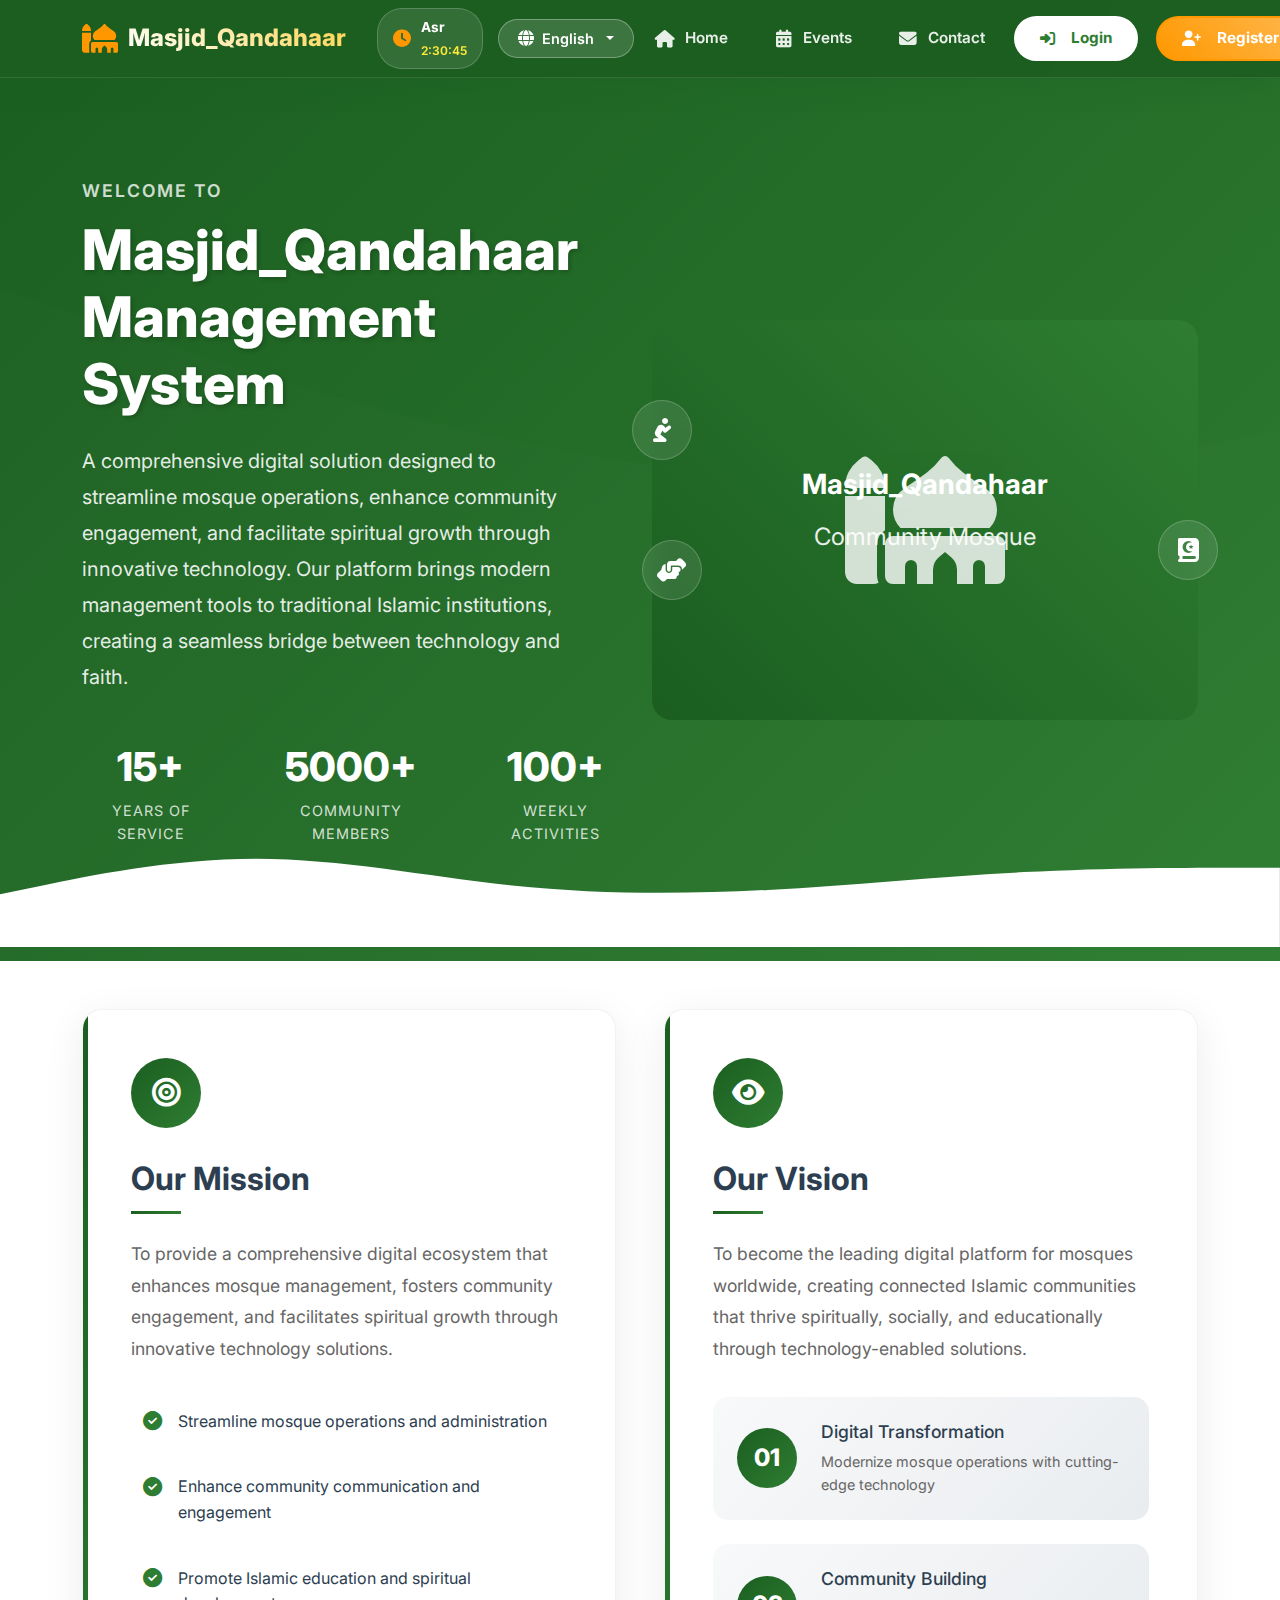
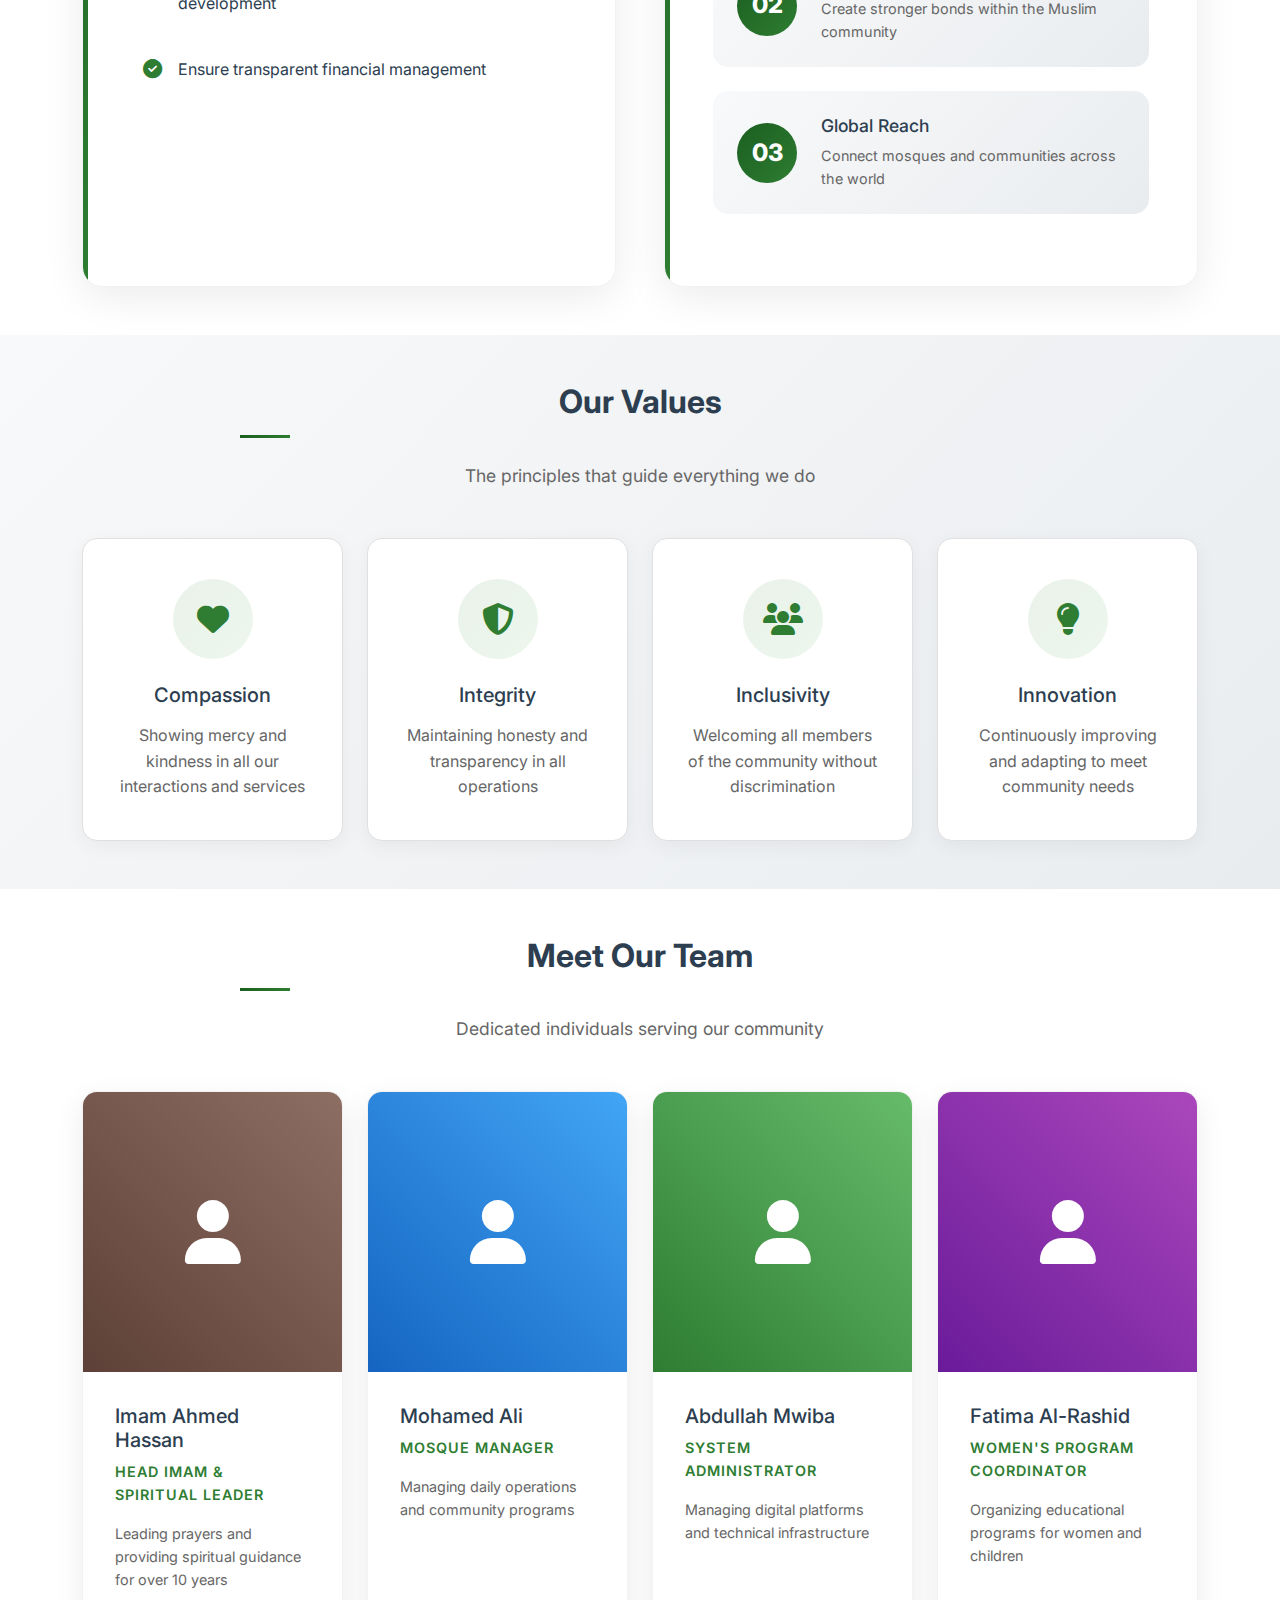
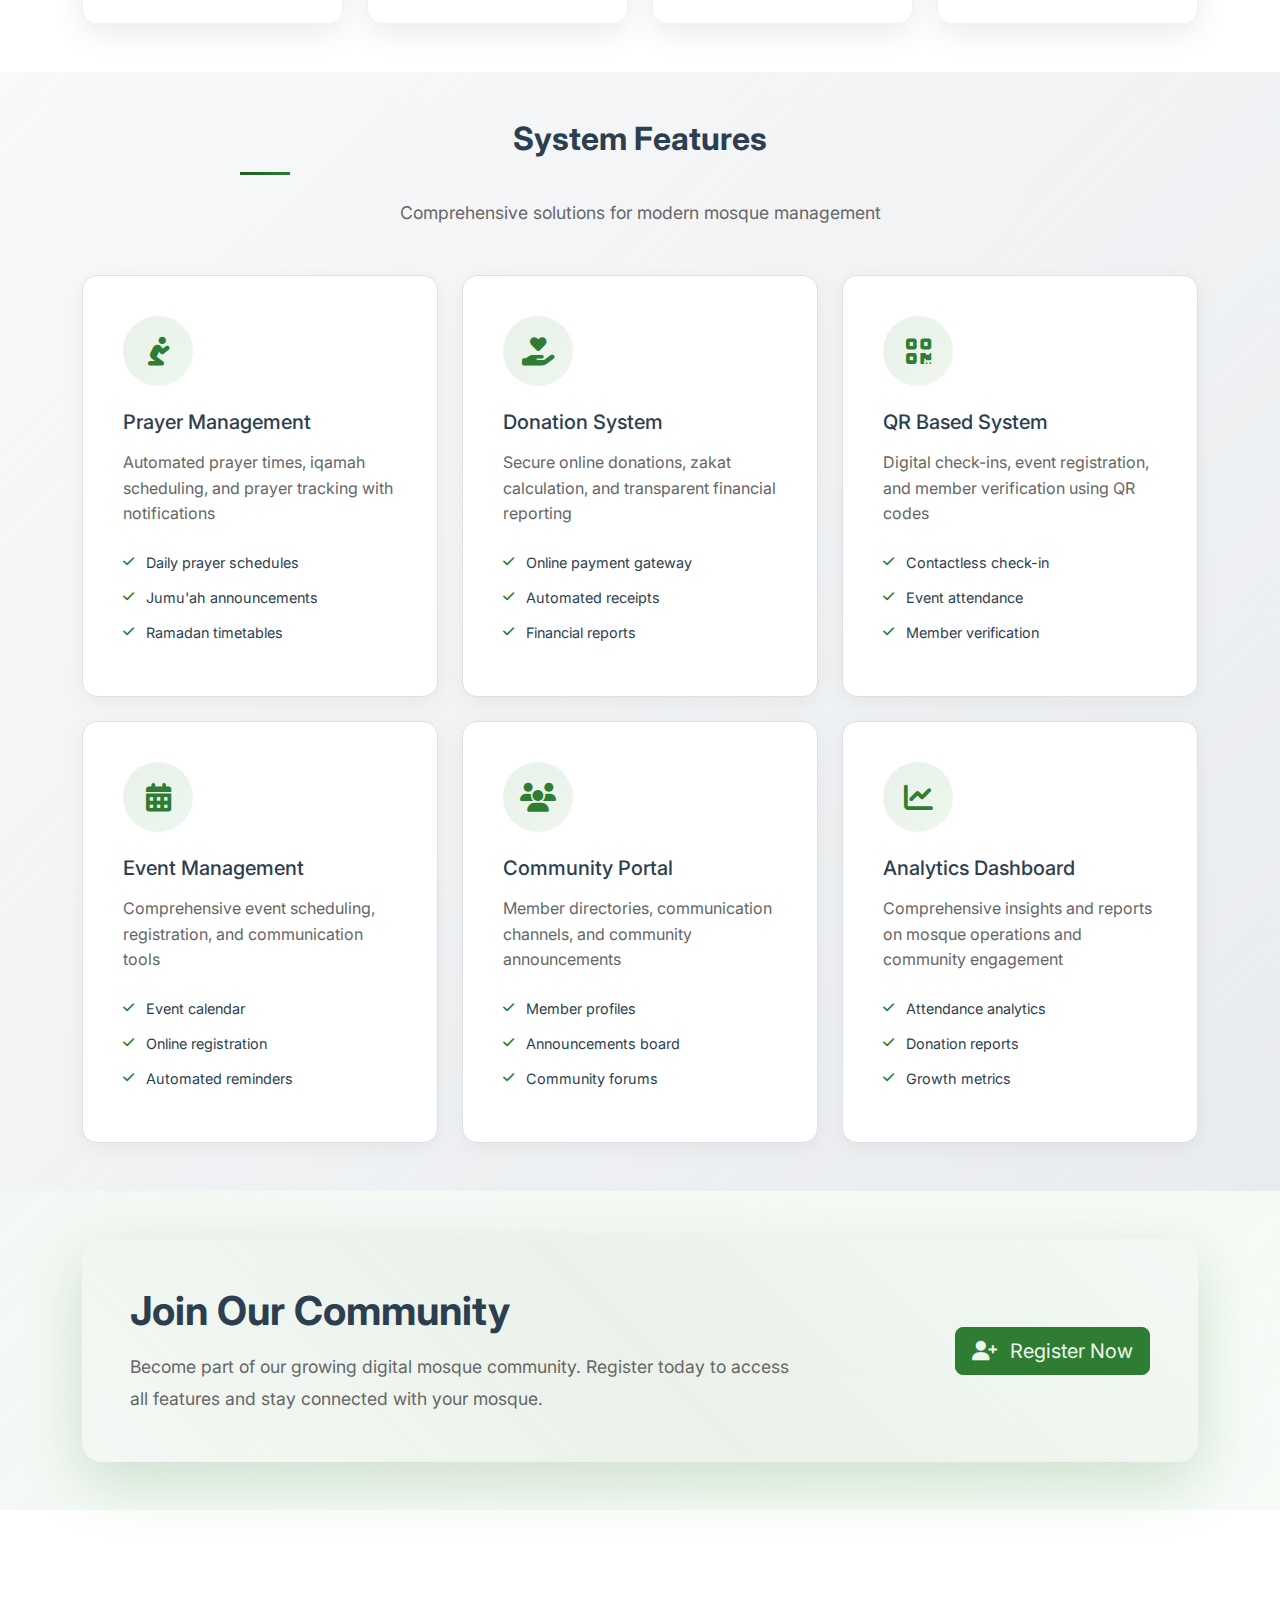
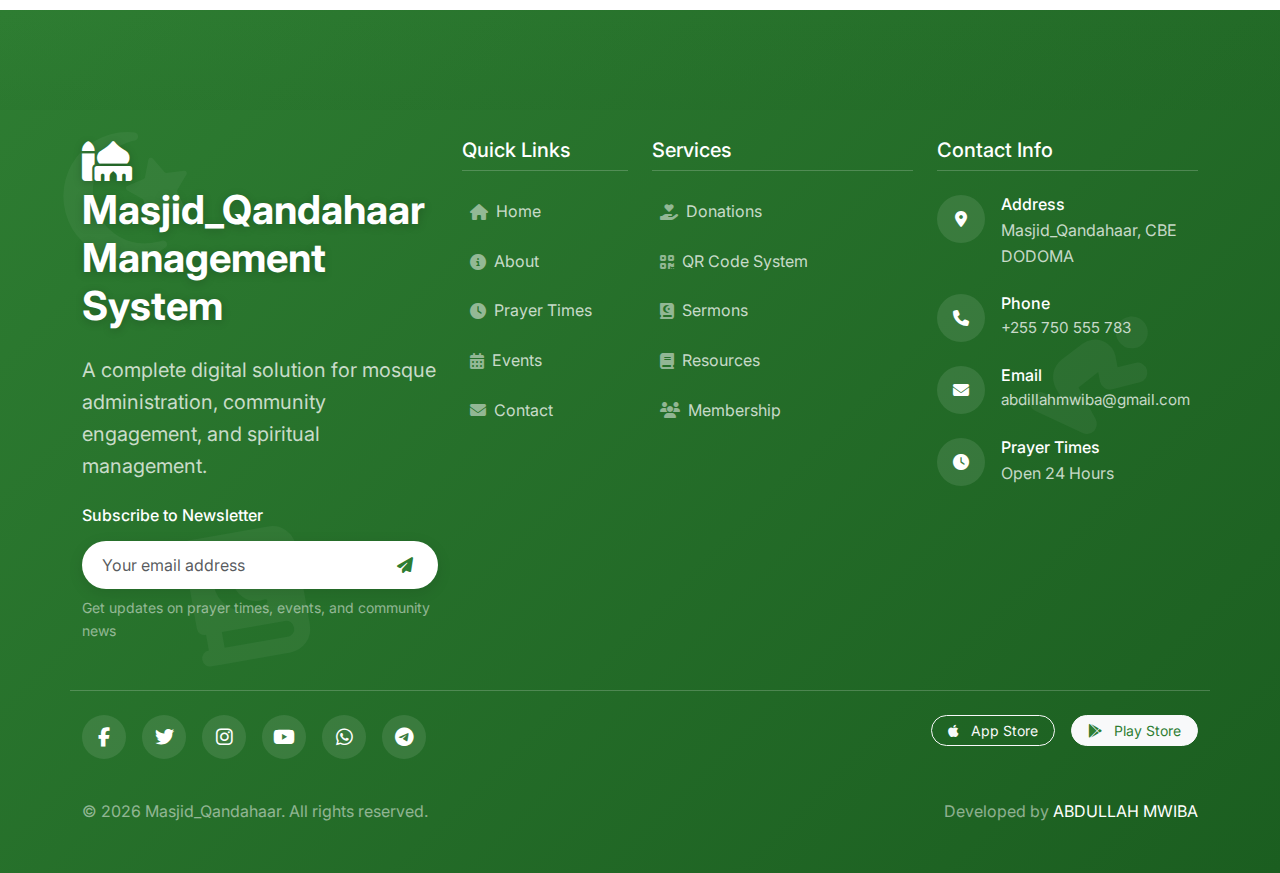
<file: about.html>
<!DOCTYPE html>
<html lang="en">
<head>
    <meta charset="UTF-8">
    <meta name="viewport" content="width=device-width, initial-scale=1.0, maximum-scale=5.0, user-scalable=yes">
    <title>About - Masjid_Qandahaar</title>
    
    <!-- Bootstrap 5 CSS -->
    <link href="https://cdn.jsdelivr.net/npm/bootstrap@5.3.0-alpha1/dist/css/bootstrap.min.css" rel="stylesheet">
    <!-- Font Awesome -->
    <link rel="stylesheet" href="https://cdnjs.cloudflare.com/ajax/libs/font-awesome/6.4.0/css/all.min.css">
    <!-- Google Fonts -->
    <link href="https://fonts.googleapis.com/css2?family=Inter:wght@300;400;500;600;700;800&display=swap" rel="stylesheet">
    
    <style>
        :root {
            --primary-color: #2e7d32;
            --primary-dark: #1b5e20;
            --primary-light: #4caf50;
            --accent-color: #ff9800;
            --dark-color: #2c3e50;
            --light-color: #f8f9fa;
            --border-color: #e0e0e0;
            --text-light: #666;
            --success-color: #28a745;
            --danger-color: #dc3545;
            --warning-color: #ffc107;
            --info-color: #17a2b8;
        }
        
        body {
            font-family: 'Inter', -apple-system, BlinkMacSystemFont, 'Segoe UI', Roboto, sans-serif;
            line-height: 1.6;
            color: var(--dark-color);
            overflow-x: hidden;
            scroll-behavior: smooth;
            padding-top: 80px;
        }
        
        .text-islamic {
            color: var(--primary-color);
        }
        
        .bg-islamic {
            background-color: var(--primary-color);
        }
        
        .btn-primary {
            background-color: var(--primary-color);
            border-color: var(--primary-color);
            transition: all 0.3s ease;
        }
        
        .btn-primary:hover {
            background-color: var(--primary-dark);
            border-color: var(--primary-dark);
            transform: translateY(-2px);
            box-shadow: 0 4px 12px rgba(46, 125, 50, 0.3);
        }
        
        .btn-outline-primary {
            color: var(--primary-color);
            border-color: var(--primary-color);
            transition: all 0.3s ease;
        }
        
        .btn-outline-primary:hover {
            background-color: var(--primary-color);
            border-color: var(--primary-color);
            color: white;
            transform: translateY(-2px);
        }
        
        /* ========== ENHANCED NAVIGATION BAR ========== */
        .navbar-glass {
            background: rgba(27, 94, 32, 0.95);
            backdrop-filter: blur(10px);
            border-bottom: 1px solid rgba(255, 255, 255, 0.1);
            box-shadow: 0 4px 30px rgba(27, 94, 32, 0.3);
            transition: all 0.3s ease;
            padding: 0.5rem 0;
            position: fixed;
            top: 0;
            left: 0;
            right: 0;
            z-index: 1030;
        }
        
        .navbar-glass.scrolled {
            padding: 0.3rem 0;
            background: rgba(27, 94, 32, 0.98);
            box-shadow: 0 8px 32px rgba(27, 94, 32, 0.4);
        }
        
        .navbar-brand {
            font-weight: 800;
            font-size: 1.5rem;
            color: white !important;
            display: flex;
            align-items: center;
            gap: 10px;
        }
        
        .navbar-brand i {
            color: var(--accent-color);
            font-size: 1.8rem;
            transition: transform 0.3s ease;
        }
        
        .navbar-brand:hover i {
            transform: rotate(15deg);
        }
        
        .navbar-brand span {
            background: linear-gradient(45deg, white, #ffd54f);
            -webkit-background-clip: text;
            -webkit-text-fill-color: transparent;
            background-clip: text;
        }
        
        .navbar-nav {
            gap: 0.3rem;
        }
        
        .nav-item {
            position: relative;
        }
        
        .nav-link {
            color: rgba(255, 255, 255, 0.9) !important;
            font-weight: 600;
            padding: 0.75rem 1.2rem !important;
            border-radius: 30px;
            transition: all 0.3s ease;
            display: flex;
            align-items: center;
            gap: 8px;
            position: relative;
            font-size: 0.95rem;
        }
        
        .nav-link:hover {
            color: white !important;
            background: rgba(255, 255, 255, 0.15);
            transform: translateY(-2px);
        }
        
        .nav-link.active {
            color: white !important;
            background: rgba(255, 255, 255, 0.2);
            box-shadow: 0 4px 12px rgba(0, 0, 0, 0.15);
        }
        
        .nav-icon {
            font-size: 1.1rem;
            width: 24px;
            text-align: center;
        }
        
        .nav-dot {
            position: absolute;
            bottom: 5px;
            left: 50%;
            transform: translateX(-50%);
            width: 6px;
            height: 6px;
            background: var(--accent-color);
            border-radius: 50%;
            opacity: 0;
            transition: opacity 0.3s ease;
        }
        
        .nav-link.active .nav-dot {
            opacity: 1;
        }
        
        .nav-action-btn {
            padding: 0.5rem 1.5rem !important;
            border-radius: 30px;
            font-weight: 700;
            margin-left: 10px;
        }
        
        .nav-login {
            color: var(--primary-color) !important;
            background: white !important;
            border: 2px solid white;
        }
        
        .nav-login:hover {
            background: rgba(255, 255, 255, 0.9) !important;
            color: var(--primary-dark) !important;
            transform: translateY(-3px);
            box-shadow: 0 6px 15px rgba(255, 255, 255, 0.3);
        }
        
        .nav-register {
            background: linear-gradient(45deg, var(--accent-color), #ffb74d) !important;
            color: white !important;
            border: 2px solid var(--accent-color);
        }
        
        .nav-register:hover {
            background: linear-gradient(45deg, #ff9800, #ffa726) !important;
            transform: translateY(-3px);
            box-shadow: 0 6px 15px rgba(255, 152, 0, 0.4);
        }
        
        /* Language Switcher */
        .language-switcher {
            display: flex;
            align-items: center;
            margin-left: 15px;
            position: relative;
        }
        
        .language-btn {
            background: rgba(255, 255, 255, 0.15);
            border: 1px solid rgba(255, 255, 255, 0.3);
            color: white;
            padding: 0.5rem 1.2rem;
            border-radius: 25px;
            font-size: 0.9rem;
            font-weight: 600;
            transition: all 0.3s ease;
            display: flex;
            align-items: center;
            gap: 8px;
        }
        
        .language-btn:hover {
            background: rgba(255, 255, 255, 0.25);
            border-color: rgba(255, 255, 255, 0.5);
            transform: translateY(-2px);
        }
        
        .language-btn i {
            font-size: 1rem;
        }
        
        .language-dropdown {
            min-width: 180px;
            padding: 0.75rem;
            border: none;
            border-radius: 15px;
            box-shadow: 0 10px 30px rgba(0, 0, 0, 0.2);
            background: rgba(27, 94, 32, 0.98);
            backdrop-filter: blur(10px);
            border: 1px solid rgba(255, 255, 255, 0.1);
        }
        
        .language-dropdown .dropdown-item {
            color: white;
            padding: 0.75rem 1rem;
            border-radius: 10px;
            transition: all 0.3s ease;
            display: flex;
            align-items: center;
            gap: 10px;
            font-weight: 500;
        }
        
        .language-dropdown .dropdown-item i {
            width: 20px;
            color: var(--accent-color);
        }
        
        .language-dropdown .dropdown-item:hover {
            background: rgba(255, 255, 255, 0.15);
            transform: translateX(5px);
        }
        
        .language-dropdown .dropdown-item.active {
            background: rgba(255, 255, 255, 0.2);
            border-left: 3px solid var(--accent-color);
        }
        
        /* Prayer Time Indicator */
        .nav-prayer-indicator {
            display: flex;
            align-items: center;
            gap: 10px;
            padding: 8px 15px;
            background: rgba(255, 255, 255, 0.1);
            border-radius: 25px;
            margin-left: 15px;
            border: 1px solid rgba(255, 255, 255, 0.2);
            transition: all 0.3s ease;
        }
        
        .nav-prayer-indicator:hover {
            background: rgba(255, 255, 255, 0.15);
        }
        
        .prayer-icon {
            color: var(--accent-color);
            font-size: 1.1rem;
        }
        
        .prayer-info {
            display: flex;
            flex-direction: column;
            gap: 2px;
        }
        
        .current-prayer {
            font-size: 0.85rem;
            font-weight: 700;
            color: white;
        }
        
        .prayer-countdown {
            font-size: 0.75rem;
            color: #ffeb3b;
            font-weight: 600;
            animation: pulse 2s infinite;
        }
        
        @keyframes pulse {
            0% { opacity: 1; }
            50% { opacity: 0.7; }
            100% { opacity: 1; }
        }
        
        @media (max-width: 991.98px) {
            .navbar-collapse {
                background: rgba(27, 94, 32, 0.98);
                backdrop-filter: blur(20px);
                border-radius: 15px;
                padding: 1.5rem;
                margin-top: 1rem;
                box-shadow: 0 10px 30px rgba(0, 0, 0, 0.2);
                border: 1px solid rgba(255, 255, 255, 0.1);
            }
            
            .nav-prayer-indicator {
                margin: 1rem 0;
                justify-content: center;
            }
            
            .nav-action-btn {
                margin: 0.5rem 0;
                text-align: center;
                justify-content: center;
            }
            
            .language-switcher {
                margin: 1rem 0;
                justify-content: center;
            }
        }
        
        /* ========== ABOUT HERO SECTION ========== */
        .about-hero {
            background: linear-gradient(135deg, var(--primary-dark) 0%, var(--primary-color) 100%);
            color: white;
            padding: 120px 0 100px;
            position: relative;
            overflow: hidden;
            margin-top: -80px;
            padding-top: 180px;
        }
        
        .about-hero::before {
            content: '';
            position: absolute;
            top: 0;
            left: 0;
            right: 0;
            bottom: 0;
            background: url('data:image/svg+xml,<svg xmlns="http://www.w3.org/2000/svg" viewBox="0 0 1440 320"><path fill="rgba(255,255,255,0.05)" d="M0,96L48,112C96,128,192,160,288,160C384,160,480,128,576,112C672,96,768,96,864,112C960,128,1056,160,1152,160C1248,160,1344,128,1392,112L1440,96L1440,320L1392,320C1344,320,1248,320,1152,320C1056,320,960,320,864,320C768,320,672,320,576,320C480,320,384,320,288,320C192,320,96,320,48,320L0,320Z"></path></svg>');
            background-size: cover;
            opacity: 0.2;
        }
        
        .hero-content {
            position: relative;
            z-index: 2;
        }
        
        .hero-subtitle {
            font-size: 1.1rem;
            color: rgba(255, 255, 255, 0.8);
            margin-bottom: 1rem;
            text-transform: uppercase;
            letter-spacing: 2px;
            font-weight: 600;
        }
        
        .hero-title {
            font-size: 3.5rem;
            font-weight: 800;
            margin-bottom: 1.5rem;
            line-height: 1.2;
            text-shadow: 2px 2px 4px rgba(0, 0, 0, 0.2);
        }
        
        .hero-description {
            font-size: 1.25rem;
            color: rgba(255, 255, 255, 0.9);
            margin-bottom: 2.5rem;
            line-height: 1.8;
            max-width: 90%;
        }
        
        .hero-stats {
            display: flex;
            gap: 3rem;
            margin-top: 3rem;
        }
        
        .stat-item {
            text-align: center;
        }
        
        .stat-number {
            font-size: 2.5rem;
            font-weight: 800;
            color: white;
            margin-bottom: 0.5rem;
        }
        
        .stat-text {
            color: rgba(255, 255, 255, 0.8);
            font-size: 0.9rem;
            text-transform: uppercase;
            letter-spacing: 1px;
        }
        
        .hero-image {
            position: relative;
            z-index: 2;
        }
        
        .floating-element {
            position: absolute;
            width: 60px;
            height: 60px;
            background: rgba(255, 255, 255, 0.1);
            backdrop-filter: blur(10px);
            border-radius: 50%;
            display: flex;
            align-items: center;
            justify-content: center;
            color: white;
            font-size: 1.5rem;
            animation: float 6s ease-in-out infinite;
            border: 1px solid rgba(255, 255, 255, 0.2);
        }
        
        .floating-1 {
            top: 20%;
            left: -20px;
            animation-delay: 0s;
        }
        
        .floating-2 {
            top: 50%;
            right: -20px;
            animation-delay: 2s;
        }
        
        .floating-3 {
            bottom: 30%;
            left: -10px;
            animation-delay: 4s;
        }
        
        @keyframes float {
            0%, 100% { transform: translateY(0px); }
            50% { transform: translateY(-20px); }
        }
        
        .hero-wave {
            position: absolute;
            bottom: 0;
            left: 0;
            right: 0;
            height: 120px;
        }
        
        /* ========== MISSION & VISION SECTION ========== */
        .mission-vision {
            padding: 100px 0;
            background: white;
        }
        
        @media (max-width: 768px) {
            .mission-vision {
                padding: 60px 0;
            }
        }
        
        @media (max-width: 576px) {
            .mission-vision {
                padding: 40px 0;
            }
        }
        
        .mission-card, .vision-card {
            background: white;
            padding: 3rem;
            border-radius: 20px;
            box-shadow: 0 10px 40px rgba(0, 0, 0, 0.08);
            height: 100%;
            position: relative;
            overflow: hidden;
            transition: transform 0.3s ease;
            border: 1px solid rgba(0, 0, 0, 0.05);
        }
        
        @media (max-width: 768px) {
            .mission-card, .vision-card {
                padding: 2rem;
            }
        }
        
        @media (max-width: 576px) {
            .mission-card, .vision-card {
                padding: 1.5rem;
            }
        }
        
        .mission-card:hover, .vision-card:hover {
            transform: translateY(-10px);
            box-shadow: 0 20px 40px rgba(0, 0, 0, 0.12);
        }
        
        .mission-card::before, .vision-card::before {
            content: '';
            position: absolute;
            top: 0;
            left: 0;
            width: 5px;
            height: 100%;
            background: linear-gradient(135deg, var(--primary-dark) 0%, var(--primary-color) 100%);
        }
        
        .card-icon {
            width: 70px;
            height: 70px;
            background: linear-gradient(135deg, var(--primary-dark) 0%, var(--primary-color) 100%);
            border-radius: 50%;
            display: flex;
            align-items: center;
            justify-content: center;
            color: white;
            font-size: 1.8rem;
            margin-bottom: 2rem;
        }
        
        .section-title {
            font-size: 2rem;
            font-weight: 700;
            margin-bottom: 1.5rem;
            color: var(--dark-color);
            position: relative;
            padding-bottom: 1rem;
        }
        
        .section-title::after {
            content: '';
            position: absolute;
            bottom: 0;
            left: 0;
            width: 50px;
            height: 3px;
            background: linear-gradient(135deg, var(--primary-dark) 0%, var(--primary-color) 100%);
        }
        
        .section-description {
            color: var(--text-light);
            line-height: 1.8;
            margin-bottom: 2rem;
            font-size: 1.1rem;
        }
        
        .mission-list {
            list-style: none;
            padding: 0;
            margin: 0;
        }
        
        .mission-list li {
            display: flex;
            align-items: flex-start;
            gap: 1rem;
            margin-bottom: 1rem;
            padding: 0.75rem;
            border-radius: 10px;
            transition: all 0.3s ease;
        }
        
        .mission-list li:hover {
            background: rgba(46, 125, 50, 0.05);
            transform: translateX(10px);
        }
        
        .mission-list li i {
            color: var(--primary-color);
            font-size: 1.2rem;
            margin-top: 0.2rem;
        }
        
        .mission-list li span {
            color: var(--dark-color);
            font-size: 1rem;
        }
        
        .vision-steps {
            margin-top: 2rem;
        }
        
        .step {
            display: flex;
            align-items: center;
            gap: 1.5rem;
            margin-bottom: 1.5rem;
            padding: 1.5rem;
            border-radius: 15px;
            background: linear-gradient(135deg, #f8f9fa 0%, #e9ecef 100%);
            transition: all 0.3s ease;
        }
        
        .step:hover {
            background: linear-gradient(135deg, rgba(46, 125, 50, 0.05), rgba(76, 175, 80, 0.05));
            transform: translateX(10px);
        }
        
        .step-number {
            width: 60px;
            height: 60px;
            background: linear-gradient(135deg, var(--primary-dark) 0%, var(--primary-color) 100%);
            border-radius: 50%;
            display: flex;
            align-items: center;
            justify-content: center;
            color: white;
            font-size: 1.5rem;
            font-weight: 800;
            flex-shrink: 0;
        }
        
        .step-content h5 {
            font-size: 1.1rem;
            margin-bottom: 0.5rem;
            color: var(--dark-color);
        }
        
        .step-content p {
            color: var(--text-light);
            margin: 0;
            font-size: 0.9rem;
        }
        
        /* ========== CORE VALUES SECTION ========== */
        .core-values {
            padding: 100px 0;
            background: linear-gradient(135deg, #f8f9fa 0%, #e9ecef 100%);
        }
        
        @media (max-width: 768px) {
            .core-values {
                padding: 60px 0;
            }
        }
        
        @media (max-width: 576px) {
            .core-values {
                padding: 40px 0;
            }
        }
        
        .section-header {
            max-width: 800px;
            margin: 0 auto;
        }
        
        .section-subtitle {
            color: var(--text-light);
            font-size: 1.1rem;
            margin-top: 1rem;
        }
        
        .value-card {
            background: white;
            padding: 2.5rem 2rem;
            border-radius: 15px;
            text-align: center;
            transition: all 0.3s ease;
            border: 1px solid var(--border-color);
            height: 100%;
            box-shadow: 0 5px 20px rgba(0, 0, 0, 0.05);
        }
        
        @media (max-width: 576px) {
            .value-card {
                padding: 1.5rem;
            }
        }
        
        .value-card:hover {
            transform: translateY(-10px);
            box-shadow: 0 15px 30px rgba(0, 0, 0, 0.1);
            border-color: var(--primary-color);
        }
        
        .value-icon {
            width: 80px;
            height: 80px;
            margin: 0 auto 1.5rem;
            background: linear-gradient(135deg, rgba(46, 125, 50, 0.1), rgba(76, 175, 80, 0.1));
            border-radius: 50%;
            display: flex;
            align-items: center;
            justify-content: center;
            color: var(--primary-color);
            font-size: 2rem;
            transition: all 0.3s ease;
        }
        
        .value-card:hover .value-icon {
            background: linear-gradient(135deg, var(--primary-color), var(--primary-light));
            color: white;
            transform: scale(1.1) rotate(15deg);
        }
        
        .value-card h5 {
            font-size: 1.25rem;
            margin-bottom: 1rem;
            color: var(--dark-color);
        }
        
        .value-card p {
            color: var(--text-light);
            margin: 0;
            line-height: 1.6;
        }
        
        /* ========== TEAM SECTION ========== */
        .team-section {
            padding: 100px 0;
            background: white;
        }
        
        @media (max-width: 768px) {
            .team-section {
                padding: 60px 0;
            }
        }
        
        @media (max-width: 576px) {
            .team-section {
                padding: 40px 0;
            }
        }
        
        .team-card {
            background: white;
            border-radius: 15px;
            overflow: hidden;
            box-shadow: 0 10px 30px rgba(0, 0, 0, 0.08);
            transition: all 0.3s ease;
            height: 100%;
            border: 1px solid rgba(0, 0, 0, 0.05);
        }
        
        .team-card:hover {
            transform: translateY(-10px);
            box-shadow: 0 20px 40px rgba(0, 0, 0, 0.15);
        }
        
        .team-image {
            position: relative;
            height: 280px;
            overflow: hidden;
        }
        
        .team-image img {
            width: 100%;
            height: 100%;
            object-fit: cover;
            transition: transform 0.5s ease;
        }
        
        .team-card:hover .team-image img {
            transform: scale(1.1);
        }
        
        .team-social {
            position: absolute;
            bottom: 0;
            left: 0;
            right: 0;
            background: linear-gradient(to top, rgba(0, 0, 0, 0.8), transparent);
            padding: 1.5rem;
            display: flex;
            justify-content: center;
            gap: 1rem;
            transform: translateY(100%);
            transition: transform 0.3s ease;
        }
        
        .team-card:hover .team-social {
            transform: translateY(0);
        }
        
        .team-social a {
            width: 40px;
            height: 40px;
            background: white;
            border-radius: 50%;
            display: flex;
            align-items: center;
            justify-content: center;
            color: var(--primary-color);
            text-decoration: none;
            transition: all 0.3s ease;
        }
        
        .team-social a:hover {
            background: var(--primary-color);
            color: white;
            transform: translateY(-3px);
        }
        
        .team-info {
            padding: 2rem;
        }
        
        @media (max-width: 576px) {
            .team-info {
                padding: 1.5rem;
            }
        }
        
        .team-info h5 {
            font-size: 1.25rem;
            margin-bottom: 0.5rem;
            color: var(--dark-color);
        }
        
        .team-role {
            color: var(--primary-color);
            font-weight: 600;
            margin-bottom: 1rem;
            font-size: 0.9rem;
            text-transform: uppercase;
            letter-spacing: 1px;
        }
        
        .team-bio {
            color: var(--text-light);
            font-size: 0.9rem;
            line-height: 1.6;
            margin: 0;
        }
        
        /* ========== FEATURES SECTION ========== */
        .features-section {
            padding: 100px 0;
            background: linear-gradient(135deg, #f8f9fa 0%, #e9ecef 100%);
        }
        
        @media (max-width: 768px) {
            .features-section {
                padding: 60px 0;
            }
        }
        
        @media (max-width: 576px) {
            .features-section {
                padding: 40px 0;
            }
        }
        
        .feature-card {
            background: white;
            padding: 2.5rem;
            border-radius: 15px;
            height: 100%;
            transition: all 0.3s ease;
            border: 1px solid var(--border-color);
            position: relative;
            overflow: hidden;
            box-shadow: 0 5px 20px rgba(0, 0, 0, 0.05);
        }
        
        @media (max-width: 576px) {
            .feature-card {
                padding: 1.5rem;
            }
        }
        
        .feature-card:hover {
            transform: translateY(-10px);
            box-shadow: 0 20px 40px rgba(0, 0, 0, 0.1);
            border-color: var(--primary-color);
        }
        
        .feature-card::before {
            content: '';
            position: absolute;
            top: 0;
            left: 0;
            right: 0;
            height: 5px;
            background: linear-gradient(135deg, var(--primary-dark) 0%, var(--primary-color) 100%);
            transform: scaleX(0);
            transform-origin: left;
            transition: transform 0.3s ease;
        }
        
        .feature-card:hover::before {
            transform: scaleX(1);
        }
        
        .feature-icon {
            width: 70px;
            height: 70px;
            background: linear-gradient(135deg, rgba(46, 125, 50, 0.1), rgba(76, 175, 80, 0.1));
            border-radius: 50%;
            display: flex;
            align-items: center;
            justify-content: center;
            margin-bottom: 1.5rem;
            color: var(--primary-color);
            font-size: 1.8rem;
            transition: all 0.3s ease;
        }
        
        .feature-card:hover .feature-icon {
            background: linear-gradient(135deg, var(--primary-color), var(--primary-light));
            color: white;
            transform: rotate(15deg) scale(1.1);
        }
        
        .feature-card h5 {
            font-size: 1.25rem;
            margin-bottom: 1rem;
            color: var(--dark-color);
        }
        
        .feature-card > p {
            color: var(--text-light);
            margin-bottom: 1.5rem;
            line-height: 1.6;
        }
        
        .feature-list {
            list-style: none;
            padding: 0;
            margin: 0;
        }
        
        .feature-list li {
            display: flex;
            align-items: center;
            gap: 0.75rem;
            margin-bottom: 0.75rem;
            color: var(--dark-color);
            font-size: 0.9rem;
        }
        
        .feature-list li i {
            color: var(--primary-color);
            font-size: 0.8rem;
        }
        
        /* ========== CTA SECTION ========== */
        .cta-section {
            padding: 100px 0;
            background: linear-gradient(135deg, rgba(46, 125, 50, 0.05), rgba(76, 175, 80, 0.05));
        }
        
        @media (max-width: 768px) {
            .cta-section {
                padding: 60px 0;
            }
        }
        
        @media (max-width: 576px) {
            .cta-section {
                padding: 40px 0;
            }
        }
        
        .cta-card {
            background: white;
            padding: 3rem;
            border-radius: 20px;
            box-shadow: 0 20px 60px rgba(46, 125, 50, 0.2);
            position: relative;
            overflow: hidden;
        }
        
        @media (max-width: 768px) {
            .cta-card {
                padding: 2rem;
            }
        }
        
        @media (max-width: 576px) {
            .cta-card {
                padding: 1.5rem;
            }
        }
        
        .cta-card::before {
            content: '';
            position: absolute;
            top: -50%;
            left: -50%;
            width: 200%;
            height: 200%;
            background: linear-gradient(45deg, transparent, rgba(46, 125, 50, 0.1), transparent);
            animation: rotate 4s linear infinite;
        }
        
        @keyframes rotate {
            0% { transform: rotate(0deg); }
            100% { transform: rotate(360deg); }
        }
        
        .cta-title {
            font-size: 2.5rem;
            font-weight: 700;
            margin-bottom: 1rem;
            color: var(--dark-color);
            position: relative;
            z-index: 2;
        }
        
        @media (max-width: 768px) {
            .cta-title {
                font-size: 2rem;
            }
        }
        
        @media (max-width: 576px) {
            .cta-title {
                font-size: 1.5rem;
            }
        }
        
        .cta-description {
            color: var(--text-light);
            font-size: 1.1rem;
            line-height: 1.8;
            margin-bottom: 0;
            position: relative;
            z-index: 2;
        }
        
        @media (max-width: 576px) {
            .cta-description {
                font-size: 0.95rem;
            }
        }
        
        /* ========== FOOTER SECTION ========== */
        .footer {
            background: linear-gradient(135deg, var(--primary-color), var(--primary-dark));
            color: white;
            padding-top: 80px;
            margin-top: 100px;
            position: relative;
        }
        
        @media (max-width: 768px) {
            .footer {
                padding-top: 60px;
                margin-top: 60px;
            }
        }
        
        @media (max-width: 576px) {
            .footer {
                padding-top: 40px;
                margin-top: 40px;
            }
        }
        
        .footer::before {
            content: '';
            position: absolute;
            top: 0;
            left: 0;
            right: 0;
            height: 100px;
            background: linear-gradient(to bottom, transparent, rgba(27, 94, 32, 0.1));
        }
        
        .footer-wave {
            position: absolute;
            top: -50px;
            left: 0;
            right: 0;
            height: 50px;
            background: url("data:image/svg+xml,%3Csvg xmlns='http://www.w3.org/2000/svg' viewBox='0 0 1440 320'%3E%3Cpath fill='%232E7D32' fill-opacity='1' d='M0,96L48,112C96,128,192,160,288,160C384,160,480,128,576,112C672,96,768,96,864,112C960,128,1056,160,1152,160C1248,160,1344,128,1392,112L1440,96L1440,320L1392,320C1344,320,1248,320,1152,320C1056,320,960,320,864,320C768,320,672,320,576,320C480,320,384,320,288,320C192,320,96,320,48,320L0,320Z'%3E%3C/path%3E%3C/svg%3E");
            background-size: cover;
            background-position: center;
            z-index: 1;
        }
        
        .border-white-20 {
            border-color: rgba(255, 255, 255, 0.2) !important;
        }
        
        .bg-white-10 {
            background-color: rgba(255, 255, 255, 0.1) !important;
        }
        
        .text-white-75 {
            color: rgba(255, 255, 255, 0.75) !important;
        }
        
        .text-white-50 {
            color: rgba(255, 255, 255, 0.5) !important;
        }
        
        .footer-brand h3 {
            text-shadow: 0 2px 10px rgba(0, 0, 0, 0.2);
        }
        
        @media (max-width: 576px) {
            .footer-brand h3 {
                font-size: 1.5rem;
            }
        }
        
        .hover-lift {
            transition: all 0.3s ease;
            padding: 4px 8px;
            border-radius: 6px;
            text-decoration: none;
        }
        
        .hover-lift:hover {
            color: white !important;
            transform: translateX(8px);
            background: rgba(255, 255, 255, 0.1);
            padding-left: 16px;
        }
        
        body.rtl .hover-lift:hover {
            transform: translateX(-8px);
            padding-left: 8px;
            padding-right: 16px;
        }
        
        .contact-icon {
            transition: all 0.3s ease;
            width: 48px;
            height: 48px;
            display: flex;
            align-items: center;
            justify-content: center;
            flex-shrink: 0;
        }
        
        @media (max-width: 576px) {
            .contact-icon {
                width: 40px;
                height: 40px;
            }
        }
        
        .contact-icon:hover {
            background: rgba(255, 255, 255, 0.2) !important;
            transform: scale(1.1);
        }
        
        .newsletter-form .input-group {
            border-radius: 50px;
            overflow: hidden;
            box-shadow: 0 4px 15px rgba(0, 0, 0, 0.1);
        }
        
        .newsletter-form .form-control {
            border: none;
            padding: 12px 20px;
            background: white;
        }
        
        @media (max-width: 576px) {
            .newsletter-form .form-control {
                padding: 10px 15px;
                font-size: 0.9rem;
            }
        }
        
        .newsletter-form .btn {
            padding: 12px 25px;
            border: none;
            background: white;
            transition: all 0.3s ease;
            color: var(--primary-color);
        }
        
        @media (max-width: 576px) {
            .newsletter-form .btn {
                padding: 10px 20px;
            }
        }
        
        .newsletter-form .btn:hover {
            background: rgba(46, 125, 50, 0.1);
            transform: scale(1.05);
        }
        
        .social-link {
            width: 44px;
            height: 44px;
            border-radius: 50%;
            display: inline-flex;
            align-items: center;
            justify-content: center;
            color: white;
            background: rgba(255, 255, 255, 0.1);
            transition: all 0.3s ease;
            text-decoration: none;
            font-size: 1.2rem;
        }
        
        @media (max-width: 576px) {
            .social-link {
                width: 38px;
                height: 38px;
                font-size: 1rem;
            }
        }
        
        .social-link:hover {
            transform: translateY(-5px);
            color: white;
        }
        
        .social-link.facebook:hover { background: #1877F2; }
        .social-link.twitter:hover { background: #1DA1F2; }
        .social-link.instagram:hover { 
            background: radial-gradient(circle at 30% 107%, #fdf497 0%, #fdf497 5%, #fd5949 45%, #d6249f 60%, #285AEB 90%);
        }
        .social-link.youtube:hover { background: #FF0000; }
        .social-link.whatsapp:hover { background: #25D366; }
        .social-link.telegram:hover { background: #0088cc; }
        
        .footer-decoration {
            position: absolute;
            bottom: 0;
            left: 0;
            right: 0;
            height: 100%;
            pointer-events: none;
            overflow: hidden;
            z-index: 1;
        }
        
        .decoration-item {
            position: absolute;
            color: rgba(255, 255, 255, 0.05);
            font-size: 8rem;
            z-index: -1;
        }
        
        @media (max-width: 768px) {
            .decoration-item {
                font-size: 5rem;
            }
        }
        
        @media (max-width: 576px) {
            .decoration-item {
                font-size: 3rem;
            }
        }
        
        .decoration-1 {
            top: 10%;
            left: 5%;
            transform: rotate(-15deg);
        }
        
        .decoration-2 {
            top: 30%;
            right: 10%;
            transform: rotate(25deg);
        }
        
        .decoration-3 {
            bottom: 20%;
            left: 15%;
            transform: rotate(-10deg);
        }
        
        .position-relative {
            position: relative;
        }
        
        .z-2 {
            z-index: 2;
        }
        
        /* Back to Top Button */
        .back-to-top {
            position: fixed;
            bottom: 30px;
            right: 30px;
            width: 50px;
            height: 50px;
            border-radius: 50%;
            display: flex;
            align-items: center;
            justify-content: center;
            opacity: 0;
            visibility: hidden;
            transition: all 0.3s ease;
            z-index: 1000;
            border: none;
            background: linear-gradient(45deg, var(--primary-color), var(--primary-light));
            color: white;
            box-shadow: 0 4px 12px rgba(46, 125, 50, 0.3);
        }
        
        @media (max-width: 576px) {
            .back-to-top {
                bottom: 20px;
                right: 20px;
                width: 40px;
                height: 40px;
                font-size: 0.9rem;
            }
        }
        
        .back-to-top.show {
            opacity: 1;
            visibility: visible;
        }
        
        .back-to-top:hover {
            transform: translateY(-5px) scale(1.1);
        }
        
        /* ========== RTL SUPPORT ========== */
        body.rtl {
            direction: rtl;
            text-align: right;
        }
        
        body.rtl .nav-link i {
            margin-left: 8px;
            margin-right: 0;
        }
        
        body.rtl .section-title::after {
            left: auto;
            right: 0;
        }
        
        body.rtl .mission-card::before, 
        body.rtl .vision-card::before {
            left: auto;
            right: 0;
        }
        
        body.rtl .mission-list li i {
            margin-left: 0.5rem;
            margin-right: 0;
        }
        
        body.rtl .step {
            transform: translateX(0);
        }
        
        body.rtl .step:hover {
            transform: translateX(-10px);
        }
        
        body.rtl .footer-wave {
            transform: scaleX(-1);
        }
        
        /* ========== RESPONSIVE HERO ========== */
        @media (max-width: 992px) {
            .hero-title {
                font-size: 2.8rem;
            }
            
            .hero-stats {
                gap: 2rem;
            }
            
            .section-title {
                font-size: 1.75rem;
            }
        }
        
        @media (max-width: 768px) {
            .about-hero {
                padding-top: 150px;
                padding-bottom: 80px;
                text-align: center;
            }
            
            .hero-title {
                font-size: 2.5rem;
            }
            
            .hero-description {
                max-width: 100%;
                font-size: 1.1rem;
            }
            
            .hero-stats {
                justify-content: center;
                flex-wrap: wrap;
                gap: 2rem;
            }
            
            .stat-item {
                flex: 1;
                min-width: 100px;
            }
            
            .floating-element {
                display: none;
            }
            
            .section-title {
                font-size: 1.5rem;
            }
        }
        
        @media (max-width: 576px) {
            .hero-title {
                font-size: 2rem;
            }
            
            .hero-description {
                font-size: 1rem;
            }
            
            .hero-stats {
                flex-direction: column;
                gap: 1rem;
                align-items: center;
            }
            
            .stat-number {
                font-size: 2rem;
            }
            
            .section-title {
                font-size: 1.25rem;
            }
            
            .btn-primary, .btn-outline-primary {
                width: 100%;
            }
        }
        
        /* Contact Card Customization */
        .contact-card i {
            font-size: 2rem;
            color: var(--accent-color);
            margin-bottom: 0.8rem;
        }
        
        .contact-card h3 {
            margin-bottom: 0.6rem;
            color: white;
            font-size: 1.2rem;
        }
        
        .contact-card p, .contact-card a {
            color: rgba(255, 255, 255, 0.75);
            line-height: 1.5;
            font-size: 0.95rem;
            text-decoration: none;
            transition: color 0.3s;
        }
        
        .contact-card a:hover {
            color: var(--accent-color);
            text-decoration: underline;
        }
    </style>
</head>
<body>
    <!-- ========== ENHANCED NAVIGATION BAR ========== -->
    <nav class="navbar navbar-expand-lg navbar-glass fixed-top">
        <div class="container">
            <a class="navbar-brand" href="index.html">
                <i class="fas fa-mosque"></i>
                <span id="brandName">Masjid_Qandahaar</span>
            </a>
            
            <!-- Prayer Time Indicator -->
            <div class="nav-prayer-indicator d-none d-lg-flex">
                <i class="fas fa-clock prayer-icon"></i>
                <div class="prayer-info">
                    <div class="current-prayer" id="navCurrentPrayer">Fajr</div>
                    <div class="prayer-countdown" id="navTimeRemaining">00:00</div>
                </div>
            </div>
            
            <!-- Language Switcher -->
            <div class="language-switcher d-none d-lg-flex">
                <div class="dropdown">
                    <button class="btn language-btn dropdown-toggle" type="button" data-bs-toggle="dropdown">
                        <i class="fas fa-globe"></i>
                        <span id="currentLanguage">English</span>
                    </button>
                    <ul class="dropdown-menu language-dropdown">
                        <li>
                            <a class="dropdown-item active" href="#" onclick="changeLanguage('en'); return false;">
                                <i class="fas fa-check-circle"></i> English
                            </a>
                        </li>
                        <li>
                            <a class="dropdown-item" href="#" onclick="changeLanguage('sw'); return false;">
                                <i class="fas fa-check-circle"></i> Kiswahili
                            </a>
                        </li>
                        <li>
                            <a class="dropdown-item" href="#" onclick="changeLanguage('ar'); return false;">
                                <i class="fas fa-check-circle"></i> العربية
                            </a>
                        </li>
                    </ul>
                </div>
            </div>
            
            <button class="navbar-toggler" type="button" data-bs-toggle="collapse" data-bs-target="#navbarNav">
                <span class="navbar-toggler-icon"></span>
            </button>
            
            <div class="collapse navbar-collapse" id="navbarNav">
                <ul class="navbar-nav ms-auto">
                    <li class="nav-item">
                        <a class="nav-link" href="index.html">
                            <i class="fas fa-home nav-icon"></i>
                            <span class="nav-text" id="navHome">Home</span>
                            <span class="nav-dot"></span>
                        </a>
                    </li>
                 
                    <li class="nav-item">
                        <a class="nav-link" href="index.html">
                            <i class="fas fa-calendar-alt nav-icon"></i>
                            <span class="nav-text" id="navEvents">Events</span>
                            <span class="nav-dot"></span>
                        </a>
                    </li>
        
                    <li class="nav-item">
                        <a class="nav-link" href="contact.html">
                            <i class="fas fa-envelope nav-icon"></i>
                            <span class="nav-text" id="navContact">Contact</span>
                            <span class="nav-dot"></span>
                        </a>
                    </li>
                </ul>
                
                <!-- Mobile Language Switcher -->
                <div class="language-switcher d-lg-none d-flex justify-content-center my-3">
                    <div class="dropdown">
                        <button class="btn language-btn dropdown-toggle" type="button" data-bs-toggle="dropdown">
                            <i class="fas fa-globe"></i>
                            <span id="currentLanguageMobile">English</span>
                        </button>
                        <ul class="dropdown-menu language-dropdown">
                            <li>
                                <a class="dropdown-item active" href="#" onclick="changeLanguage('en'); return false;">
                                    <i class="fas fa-check-circle"></i> English
                                </a>
                            </li>
                            <li>
                                <a class="dropdown-item" href="#" onclick="changeLanguage('sw'); return false;">
                                    <i class="fas fa-check-circle"></i> Kiswahili
                                </a>
                            </li>
                            <li>
                                <a class="dropdown-item" href="#" onclick="changeLanguage('ar'); return false;">
                                    <i class="fas fa-check-circle"></i> العربية
                                </a>
                            </li>
                        </ul>
                    </div>
                </div>
                
                <!-- Mobile Prayer Indicator -->
                <div class="nav-prayer-indicator d-lg-none d-flex justify-content-center my-3">
                    <i class="fas fa-clock prayer-icon"></i>
                    <div class="prayer-info">
                        <div class="current-prayer" id="navCurrentPrayerMobile">Fajr</div>
                        <div class="prayer-countdown" id="navTimeRemainingMobile">00:00</div>
                    </div>
                </div>
                
                <!-- Action Buttons -->
                <div class="d-flex gap-2 mt-2 mt-lg-0">
                    <a class="nav-link nav-action-btn nav-login" href="auth/login.html">
                        <i class="fas fa-sign-in-alt me-2"></i> <span id="navLogin">Login</span>
                    </a>
                    <a class="nav-link nav-action-btn nav-register" href="auth/register.html">
                        <i class="fas fa-user-plus me-2"></i> <span id="navRegister">Register</span>
                    </a>
                </div>
            </div>
        </div>
    </nav>

    <!-- Hero Section -->
    <section class="about-hero">
        <div class="container">
            <div class="row align-items-center">
                <div class="col-lg-6">
                    <div class="hero-content">
                        <h6 class="hero-subtitle" id="heroSubtitle">Welcome to</h6>
                        <h1 class="hero-title" id="heroTitle">Masjid_Qandahaar Management System</h1>
                        <p class="hero-description" id="heroDescription">
                            A comprehensive digital solution designed to streamline mosque operations, 
                            enhance community engagement, and facilitate spiritual growth through 
                            innovative technology. Our platform brings modern management tools to 
                            traditional Islamic institutions, creating a seamless bridge between 
                            technology and faith.
                        </p>
                        <div class="hero-stats">
                            <div class="stat-item">
                                <h3 class="stat-number">15+</h3>
                                <p class="stat-text" id="statYears">Years of Service</p>
                            </div>
                            <div class="stat-item">
                                <h3 class="stat-number">5000+</h3>
                                <p class="stat-text" id="statMembers">Community Members</p>
                            </div>
                            <div class="stat-item">
                                <h3 class="stat-number">100+</h3>
                                <p class="stat-text" id="statActivities">Weekly Activities</p>
                            </div>
                        </div>
                    </div>
                </div>
                <div class="col-lg-6">
                    <div class="hero-image">
                        <div style="background: linear-gradient(45deg, var(--primary-dark), var(--primary-color)); height: 400px; border-radius: 20px; display: flex; align-items: center; justify-content: center; color: white; font-size: 1.5rem; position: relative; overflow: hidden;">
                            <i class="fas fa-mosque" style="font-size: 8rem; opacity: 0.8; position: absolute;"></i>
                            <div style="position: relative; z-index: 2; text-align: center;">
                                <h3 style="font-weight: 700; margin-bottom: 1rem;" id="heroImageTitle">Masjid_Qandahaar</h3>
                                <p style="opacity: 0.9;" id="heroImageDesc">Community Mosque</p>
                            </div>
                        </div>
                        <div class="floating-element floating-1">
                            <i class="fas fa-pray"></i>
                        </div>
                        <div class="floating-element floating-2">
                            <i class="fas fa-book-quran"></i>
                        </div>
                        <div class="floating-element floating-3">
                            <i class="fas fa-hands-helping"></i>
                        </div>
                    </div>
                </div>
            </div>
        </div>
        <div class="hero-wave">
            <svg viewBox="0 0 1440 120" fill="none" xmlns="http://www.w3.org/2000/svg">
                <path d="M0 60L48 50C96 40 192 20 288 20C384 20 480 40 576 50C672 60 768 60 864 55C960 50 1056 40 1152 35C1248 30 1344 30 1392 30L1440 30V120H0V60Z" fill="white"/>
            </svg>
        </div>
    </section>

    <!-- Mission & Vision -->
    <section class="mission-vision py-5">
        <div class="container">
            <div class="row g-5">
                <div class="col-lg-6">
                    <div class="mission-card">
                        <div class="card-icon">
                            <i class="fas fa-bullseye"></i>
                        </div>
                        <h2 class="section-title" id="missionTitle">Our Mission</h2>
                        <p class="section-description" id="missionDesc">
                            To provide a comprehensive digital ecosystem that enhances mosque management, 
                            fosters community engagement, and facilitates spiritual growth through innovative 
                            technology solutions.
                        </p>
                        <ul class="mission-list">
                            <li>
                                <i class="fas fa-check-circle"></i>
                                <span id="mission1">Streamline mosque operations and administration</span>
                            </li>
                            <li>
                                <i class="fas fa-check-circle"></i>
                                <span id="mission2">Enhance community communication and engagement</span>
                            </li>
                            <li>
                                <i class="fas fa-check-circle"></i>
                                <span id="mission3">Promote Islamic education and spiritual development</span>
                            </li>
                            <li>
                                <i class="fas fa-check-circle"></i>
                                <span id="mission4">Ensure transparent financial management</span>
                            </li>
                        </ul>
                    </div>
                </div>
                <div class="col-lg-6">
                    <div class="vision-card">
                        <div class="card-icon">
                            <i class="fas fa-eye"></i>
                        </div>
                        <h2 class="section-title" id="visionTitle">Our Vision</h2>
                        <p class="section-description" id="visionDesc">
                            To become the leading digital platform for mosques worldwide, creating connected 
                            Islamic communities that thrive spiritually, socially, and educationally through 
                            technology-enabled solutions.
                        </p>
                        <div class="vision-steps">
                            <div class="step">
                                <div class="step-number">01</div>
                                <div class="step-content">
                                    <h5 id="step1Title">Digital Transformation</h5>
                                    <p id="step1Desc">Modernize mosque operations with cutting-edge technology</p>
                                </div>
                            </div>
                            <div class="step">
                                <div class="step-number">02</div>
                                <div class="step-content">
                                    <h5 id="step2Title">Community Building</h5>
                                    <p id="step2Desc">Create stronger bonds within the Muslim community</p>
                                </div>
                            </div>
                            <div class="step">
                                <div class="step-number">03</div>
                                <div class="step-content">
                                    <h5 id="step3Title">Global Reach</h5>
                                    <p id="step3Desc">Connect mosques and communities across the world</p>
                                </div>
                            </div>
                        </div>
                    </div>
                </div>
            </div>
        </div>
    </section>

    <!-- Core Values -->
    <section class="core-values py-5 bg-light">
        <div class="container">
            <div class="section-header text-center mb-5">
                <h2 class="section-title" id="valuesTitle">Our Values</h2>
                <p class="section-subtitle" id="valuesSubtitle">The principles that guide everything we do</p>
            </div>
            
            <div class="row g-4">
                <div class="col-lg-3 col-md-6">
                    <div class="value-card">
                        <div class="value-icon">
                            <i class="fas fa-heart"></i>
                        </div>
                        <h5 id="value1Title">Compassion</h5>
                        <p id="value1Desc">Showing mercy and kindness in all our interactions and services</p>
                    </div>
                </div>
                <div class="col-lg-3 col-md-6">
                    <div class="value-card">
                        <div class="value-icon">
                            <i class="fas fa-shield-alt"></i>
                        </div>
                        <h5 id="value2Title">Integrity</h5>
                        <p id="value2Desc">Maintaining honesty and transparency in all operations</p>
                    </div>
                </div>
                <div class="col-lg-3 col-md-6">
                    <div class="value-card">
                        <div class="value-icon">
                            <i class="fas fa-users"></i>
                        </div>
                        <h5 id="value3Title">Inclusivity</h5>
                        <p id="value3Desc">Welcoming all members of the community without discrimination</p>
                    </div>
                </div>
                <div class="col-lg-3 col-md-6">
                    <div class="value-card">
                        <div class="value-icon">
                            <i class="fas fa-lightbulb"></i>
                        </div>
                        <h5 id="value4Title">Innovation</h5>
                        <p id="value4Desc">Continuously improving and adapting to meet community needs</p>
                    </div>
                </div>
            </div>
        </div>
    </section>

    <!-- Leadership Team -->
    <section class="team-section py-5">
        <div class="container">
            <div class="section-header text-center mb-5">
                <h2 class="section-title" id="teamTitle">Meet Our Team</h2>
                <p class="section-subtitle" id="teamSubtitle">Dedicated individuals serving our community</p>
            </div>
            
            <div class="row g-4">
                <div class="col-lg-3 col-md-6">
                    <div class="team-card">
                        <div class="team-image">
                            <div style="background: linear-gradient(45deg, #5d4037, #8d6e63); height: 280px; display: flex; align-items: center; justify-content: center; color: white; font-size: 4rem;">
                                <i class="fas fa-user"></i>
                            </div>
                            <div class="team-social">
                                <a href="#"><i class="fab fa-facebook-f"></i></a>
                                <a href="#"><i class="fab fa-twitter"></i></a>
                                <a href="#"><i class="fab fa-linkedin-in"></i></a>
                            </div>
                        </div>
                        <div class="team-info">
                            <h5 id="team1Name">Imam Ahmed Hassan</h5>
                            <p class="team-role" id="team1Role">Head Imam & Spiritual Leader</p>
                            <p class="team-bio" id="team1Bio">Leading prayers and providing spiritual guidance for over 10 years</p>
                        </div>
                    </div>
                </div>
                <div class="col-lg-3 col-md-6">
                    <div class="team-card">
                        <div class="team-image">
                            <div style="background: linear-gradient(45deg, #1565c0, #42a5f5); height: 280px; display: flex; align-items: center; justify-content: center; color: white; font-size: 4rem;">
                                <i class="fas fa-user"></i>
                            </div>
                            <div class="team-social">
                                <a href="#"><i class="fab fa-facebook-f"></i></a>
                                <a href="#"><i class="fab fa-twitter"></i></a>
                                <a href="#"><i class="fab fa-linkedin-in"></i></a>
                            </div>
                        </div>
                        <div class="team-info">
                            <h5 id="team2Name">Mohamed Ali</h5>
                            <p class="team-role" id="team2Role">Mosque Manager</p>
                            <p class="team-bio" id="team2Bio">Managing daily operations and community programs</p>
                        </div>
                    </div>
                </div>
                <div class="col-lg-3 col-md-6">
                    <div class="team-card">
                        <div class="team-image">
                            <div style="background: linear-gradient(45deg, #2e7d32, #66bb6a); height: 280px; display: flex; align-items: center; justify-content: center; color: white; font-size: 4rem;">
                                <i class="fas fa-user"></i>
                            </div>
                            <div class="team-social">
                                <a href="#"><i class="fab fa-facebook-f"></i></a>
                                <a href="#"><i class="fab fa-twitter"></i></a>
                                <a href="#"><i class="fab fa-linkedin-in"></i></a>
                            </div>
                        </div>
                        <div class="team-info">
                            <h5 id="team3Name">Abdullah Mwiba</h5>
                            <p class="team-role" id="team3Role">System Administrator</p>
                            <p class="team-bio" id="team3Bio">Managing digital platforms and technical infrastructure</p>
                        </div>
                    </div>
                </div>
                <div class="col-lg-3 col-md-6">
                    <div class="team-card">
                        <div class="team-image">
                            <div style="background: linear-gradient(45deg, #6a1b9a, #ab47bc); height: 280px; display: flex; align-items: center; justify-content: center; color: white; font-size: 4rem;">
                                <i class="fas fa-user"></i>
                            </div>
                            <div class="team-social">
                                <a href="#"><i class="fab fa-facebook-f"></i></a>
                                <a href="#"><i class="fab fa-twitter"></i></a>
                                <a href="#"><i class="fab fa-linkedin-in"></i></a>
                            </div>
                        </div>
                        <div class="team-info">
                            <h5 id="team4Name">Fatima Al-Rashid</h5>
                            <p class="team-role" id="team4Role">Women's Program Coordinator</p>
                            <p class="team-bio" id="team4Bio">Organizing educational programs for women and children</p>
                        </div>
                    </div>
                </div>
            </div>
        </div>
    </section>

    <!-- Features Grid -->
    <section class="features-section py-5 bg-light">
        <div class="container">
            <div class="section-header text-center mb-5">
                <h2 class="section-title" id="featuresTitle">System Features</h2>
                <p class="section-subtitle" id="featuresSubtitle">Comprehensive solutions for modern mosque management</p>
            </div>
            
            <div class="row g-4">
                <div class="col-lg-4 col-md-6">
                    <div class="feature-card">
                        <div class="feature-icon">
                            <i class="fas fa-pray"></i>
                        </div>
                        <h5 id="feature1Title">Prayer Management</h5>
                        <p id="feature1Desc">Automated prayer times, iqamah scheduling, and prayer tracking with notifications</p>
                        <ul class="feature-list">
                            <li><i class="fas fa-check"></i> <span id="feature1Item1">Daily prayer schedules</span></li>
                            <li><i class="fas fa-check"></i> <span id="feature1Item2">Jumu'ah announcements</span></li>
                            <li><i class="fas fa-check"></i> <span id="feature1Item3">Ramadan timetables</span></li>
                        </ul>
                    </div>
                </div>
                <div class="col-lg-4 col-md-6">
                    <div class="feature-card">
                        <div class="feature-icon">
                            <i class="fas fa-hand-holding-heart"></i>
                        </div>
                        <h5 id="feature2Title">Donation System</h5>
                        <p id="feature2Desc">Secure online donations, zakat calculation, and transparent financial reporting</p>
                        <ul class="feature-list">
                            <li><i class="fas fa-check"></i> <span id="feature2Item1">Online payment gateway</span></li>
                            <li><i class="fas fa-check"></i> <span id="feature2Item2">Automated receipts</span></li>
                            <li><i class="fas fa-check"></i> <span id="feature2Item3">Financial reports</span></li>
                        </ul>
                    </div>
                </div>
                <div class="col-lg-4 col-md-6">
                    <div class="feature-card">
                        <div class="feature-icon">
                            <i class="fas fa-qrcode"></i>
                        </div>
                        <h5 id="feature3Title">QR Based System</h5>
                        <p id="feature3Desc">Digital check-ins, event registration, and member verification using QR codes</p>
                        <ul class="feature-list">
                            <li><i class="fas fa-check"></i> <span id="feature3Item1">Contactless check-in</span></li>
                            <li><i class="fas fa-check"></i> <span id="feature3Item2">Event attendance</span></li>
                            <li><i class="fas fa-check"></i> <span id="feature3Item3">Member verification</span></li>
                        </ul>
                    </div>
                </div>
                <div class="col-lg-4 col-md-6">
                    <div class="feature-card">
                        <div class="feature-icon">
                            <i class="fas fa-calendar-alt"></i>
                        </div>
                        <h5 id="feature4Title">Event Management</h5>
                        <p id="feature4Desc">Comprehensive event scheduling, registration, and communication tools</p>
                        <ul class="feature-list">
                            <li><i class="fas fa-check"></i> <span id="feature4Item1">Event calendar</span></li>
                            <li><i class="fas fa-check"></i> <span id="feature4Item2">Online registration</span></li>
                            <li><i class="fas fa-check"></i> <span id="feature4Item3">Automated reminders</span></li>
                        </ul>
                    </div>
                </div>
                <div class="col-lg-4 col-md-6">
                    <div class="feature-card">
                        <div class="feature-icon">
                            <i class="fas fa-users"></i>
                        </div>
                        <h5 id="feature5Title">Community Portal</h5>
                        <p id="feature5Desc">Member directories, communication channels, and community announcements</p>
                        <ul class="feature-list">
                            <li><i class="fas fa-check"></i> <span id="feature5Item1">Member profiles</span></li>
                            <li><i class="fas fa-check"></i> <span id="feature5Item2">Announcements board</span></li>
                            <li><i class="fas fa-check"></i> <span id="feature5Item3">Community forums</span></li>
                        </ul>
                    </div>
                </div>
                <div class="col-lg-4 col-md-6">
                    <div class="feature-card">
                        <div class="feature-icon">
                            <i class="fas fa-chart-line"></i>
                        </div>
                        <h5 id="feature6Title">Analytics Dashboard</h5>
                        <p id="feature6Desc">Comprehensive insights and reports on mosque operations and community engagement</p>
                        <ul class="feature-list">
                            <li><i class="fas fa-check"></i> <span id="feature6Item1">Attendance analytics</span></li>
                            <li><i class="fas fa-check"></i> <span id="feature6Item2">Donation reports</span></li>
                            <li><i class="fas fa-check"></i> <span id="feature6Item3">Growth metrics</span></li>
                        </ul>
                    </div>
                </div>
            </div>
        </div>
    </section>

    <!-- CTA Section -->
    <section class="cta-section py-5">
        <div class="container">
            <div class="cta-card">
                <div class="row align-items-center">
                    <div class="col-lg-8">
                        <h2 class="cta-title" id="ctaTitle">Join Our Community</h2>
                        <p class="cta-description" id="ctaDesc">
                            Become part of our growing digital mosque community. Register today to access 
                            all features and stay connected with your mosque.
                        </p>
                    </div>
                    <div class="col-lg-4 text-lg-end">
                        <a href="auth/register.html" class="btn btn-primary btn-lg">
                            <i class="fas fa-user-plus me-2"></i> <span id="registerNow">Register Now</span>
                        </a>
                    </div>
                </div>
            </div>
        </div>
    </section>

    <!-- Back to Top Button -->
    <button class="btn btn-islamic back-to-top shadow-lg">
        <i class="fas fa-arrow-up"></i>
    </button>

    <!-- Footer -->
    <footer class="footer position-relative overflow-hidden">
        <div class="footer-wave"></div>
        
        <div class="container py-5 position-relative z-2">
            <div class="row">
                <div class="col-lg-4 col-md-6 mb-5 mb-md-0">
                    <div class="footer-brand mb-4">
                        <h3 class="display-6 fw-bold text-white">
                            <i class="fas fa-mosque me-2"></i> <span id="footerBrand">Masjid_Qandahaar Management System</span>
                        </h3>
                    </div>
                    <p class="text-white-75 mb-4 fs-5" id="footerDesc">
                        A complete digital solution for mosque administration, community engagement, and spiritual management.
                    </p>
                    
                    <div class="newsletter-form mt-4">
                        <h6 class="text-white mb-3" id="footerNewsletterTitle">Subscribe to Newsletter</h6>
                        <div class="input-group">
                            <input type="email" class="form-control bg-white border-0" placeholder="Your email address" id="footerNewsletterEmail">
                            <button class="btn btn-light text-islamic" type="button" id="footerNewsletterButton">
                                <i class="fas fa-paper-plane"></i>
                            </button>
                        </div>
                        <small class="text-white-50 mt-2 d-block" id="footerNewsletterDesc">Get updates on prayer times, events, and community news</small>
                    </div>
                </div>
                
                <div class="col-lg-2 col-md-6 mb-5 mb-md-0">
                    <h5 class="text-white mb-4 pb-2 border-bottom border-white-20" id="footerQuickLinks">Quick Links</h5>
                    <ul class="list-unstyled">
                        <li class="mb-3">
                            <a href="index.html" class="text-white-75 d-flex align-items-center hover-lift">
                                <i class="fas fa-home me-2 text-white-50"></i>
                                <span id="footerHome">Home</span>
                            </a>
                        </li>
                        <li class="mb-3">
                            <a href="about.html" class="text-white-75 d-flex align-items-center hover-lift">
                                <i class="fas fa-info-circle me-2 text-white-50"></i>
                                <span id="footerAbout">About</span>
                            </a>
                        </li>
                        <li class="mb-3">
                            <a href="prayer_times.html" class="text-white-75 d-flex align-items-center hover-lift">
                                <i class="fas fa-clock me-2 text-white-50"></i>
                                <span id="footerPrayerTimes">Prayer Times</span>
                            </a>
                        </li>
                        <li class="mb-3">
                            <a href="events.html" class="text-white-75 d-flex align-items-center hover-lift">
                                <i class="fas fa-calendar-alt me-2 text-white-50"></i>
                                <span id="footerEvents">Events</span>
                            </a>
                        </li>
                        <li>
                            <a href="contact.html" class="text-white-75 d-flex align-items-center hover-lift">
                                <i class="fas fa-envelope me-2 text-white-50"></i>
                                <span id="footerContact">Contact</span>
                            </a>
                        </li>
                    </ul>
                </div>
                
                <div class="col-lg-3 col-md-6 mb-5 mb-md-0">
                    <h5 class="text-white mb-4 pb-2 border-bottom border-white-20" id="footerServices">Services</h5>
                    <ul class="list-unstyled">
                        <li class="mb-3">
                            <a href="donations.html" class="text-white-75 d-flex align-items-center hover-lift">
                                <i class="fas fa-hand-holding-heart me-2 text-white-50"></i>
                                <span id="footerDonations">Donations</span>
                            </a>
                        </li>
                        <li class="mb-3">
                            <a href="qr_code.html" class="text-white-75 d-flex align-items-center hover-lift">
                                <i class="fas fa-qrcode me-2 text-white-50"></i>
                                <span id="footerQR">QR Code System</span>
                            </a>
                        </li>
                        <li class="mb-3">
                            <a href="sermons.html" class="text-white-75 d-flex align-items-center hover-lift">
                                <i class="fas fa-book-quran me-2 text-white-50"></i>
                                <span id="footerSermons">Sermons</span>
                            </a>
                        </li>
                        <li class="mb-3">
                            <a href="resources.html" class="text-white-75 d-flex align-items-center hover-lift">
                                <i class="fas fa-book me-2 text-white-50"></i>
                                <span id="footerResources">Resources</span>
                            </a>
                        </li>
                        <li>
                            <a href="membership.html" class="text-white-75 d-flex align-items-center hover-lift">
                                <i class="fas fa-users me-2 text-white-50"></i>
                                <span id="footerMembership">Membership</span>
                            </a>
                        </li>
                    </ul>
                </div>
                
                <div class="col-lg-3 col-md-6">
                    <h5 class="text-white mb-4 pb-2 border-bottom border-white-20" id="footerContactInfo">Contact Info</h5>
                    <ul class="list-unstyled">
                        <li class="mb-4 d-flex align-items-start">
                            <div class="contact-icon bg-white-10 p-3 rounded-circle me-3">
                                <i class="fas fa-map-marker-alt text-white"></i>
                            </div>
                            <div>
                                <h6 class="text-white mb-1" id="footerAddress">Address</h6>
                                <p class="text-white-75 mb-0" id="footerAddressText">Masjid_Qandahaar, CBE DODOMA</p>
                            </div>
                        </li>
                        <li class="mb-4 d-flex align-items-start">
                            <div class="contact-icon bg-white-10 p-3 rounded-circle me-3">
                                <i class="fas fa-phone text-white"></i>
                            </div>
                            <div class="contact-card">
                                <h6 class="text-white mb-1" id="footerPhone">Phone</h6>
                                <p class="text-white-75 mb-0">
                                    <a href="tel:+255750555783">+255 750 555 783</a>
                                </p>
                            </div>
                        </li>
                        <li class="mb-4 d-flex align-items-start">
                            <div class="contact-icon bg-white-10 p-3 rounded-circle me-3">
                                <i class="fas fa-envelope text-white"></i>
                            </div>
                            <div class="contact-card">
                                <h6 class="text-white mb-1" id="footerEmail">Email</h6>
                                <p class="text-white-75 mb-0">
                                    <a href="mailto:abdillahmwiba@gmail.com">abdillahmwiba@gmail.com</a>
                                </p>
                            </div>
                        </li>
                        <li class="d-flex align-items-start">
                            <div class="contact-icon bg-white-10 p-3 rounded-circle me-3">
                                <i class="fas fa-clock text-white"></i>
                            </div>
                            <div>
                                <h6 class="text-white mb-1" id="footerPrayer">Prayer Times</h6>
                                <p class="text-white-75 mb-0" id="footerPrayerText">Open 24 Hours</p>
                            </div>
                        </li>
                    </ul>
                </div>
            </div>
            
            <div class="row mt-5 pt-4 border-top border-white-20">
                <div class="col-md-6">
                    <div class="footer-social d-flex gap-3">
                        <a href="#" class="social-link facebook">
                            <i class="fab fa-facebook-f"></i>
                        </a>
                        <a href="#" class="social-link twitter">
                            <i class="fab fa-twitter"></i>
                        </a>
                        <a href="#" class="social-link instagram">
                            <i class="fab fa-instagram"></i>
                        </a>
                        <a href="#" class="social-link youtube">
                            <i class="fab fa-youtube"></i>
                        </a>
                        <a href="https://chat.whatsapp.com/IfoKEXkuowRFEhYdijqzXv" class="social-link whatsapp">
                            <i class="fab fa-whatsapp"></i>
                        </a>
                        <a href="#" class="social-link telegram">
                            <i class="fab fa-telegram"></i>
                        </a>
                    </div>
                </div>
                <div class="col-md-6 text-md-end mt-3 mt-md-0">
                    <div class="app-download d-flex gap-3 justify-content-md-end">
                        <a href="#" class="btn btn-outline-light btn-sm px-3 rounded-pill">
                            <i class="fab fa-apple me-2"></i> <span id="footerAppStore">App Store</span>
                        </a>
                        <a href="#" class="btn btn-light btn-sm px-3 rounded-pill text-islamic">
                            <i class="fab fa-google-play me-2"></i> <span id="footerPlayStore">Play Store</span>
                        </a>
                    </div>
                </div>
            </div>
            
            <div class="row mt-4 pt-3">
                <div class="col-md-6">
                    <p class="text-white-50 mb-0" id="copyrightText">
                        &copy; 2026 Masjid_Qandahaar. All rights reserved.
                    </p>
                </div>
                <div class="col-md-6 text-md-end">
                    <p class="text-white-50 mb-0">
                        <span id="developedBy">Developed by</span> <span class="text-white">ABDULLAH MWIBA</span>
                    </p>
                </div>
            </div>
        </div>
        
        <div class="footer-decoration">
            <div class="decoration-item decoration-1">
                <i class="fas fa-star-and-crescent"></i>
            </div>
            <div class="decoration-item decoration-2">
                <i class="fas fa-pray"></i>
            </div>
            <div class="decoration-item decoration-3">
                <i class="fas fa-book-quran"></i>
            </div>
        </div>
    </footer>

    <!-- Bootstrap JS -->
    <script src="https://cdn.jsdelivr.net/npm/bootstrap@5.3.0-alpha1/dist/js/bootstrap.bundle.min.js"></script>
    <!-- jQuery -->
    <script src="https://code.jquery.com/jquery-3.6.0.min.js"></script>

    <script>
        // ========== LANGUAGE TRANSLATIONS ==========
        const translations = {
            en: {
                // Navbar
                brandName: "Masjid_Qandahaar",
                navHome: "Home",
                navAbout: "About",
                navEvents: "Events",
                navPrayerTimes: "Prayer Times",
                navDonations: "Donations",
                navGallery: "Gallery",
                navContact: "Contact",
                navLogin: "Login",
                navRegister: "Register",
                
                // Hero Section
                heroSubtitle: "Welcome to",
                heroTitle: "Masjid_Qandahaar Management System",
                heroDescription: "A comprehensive digital solution designed to streamline mosque operations, enhance community engagement, and facilitate spiritual growth through innovative technology. Our platform brings modern management tools to traditional Islamic institutions, creating a seamless bridge between technology and faith.",
                statYears: "Years of Service",
                statMembers: "Community Members",
                statActivities: "Weekly Activities",
                heroImageTitle: "Masjid_Qandahaar",
                heroImageDesc: "Community Mosque",
                
                // Mission & Vision
                missionTitle: "Our Mission",
                missionDesc: "To provide a comprehensive digital ecosystem that enhances mosque management, fosters community engagement, and facilitates spiritual growth through innovative technology solutions.",
                mission1: "Streamline mosque operations and administration",
                mission2: "Enhance community communication and engagement",
                mission3: "Promote Islamic education and spiritual development",
                mission4: "Ensure transparent financial management",
                visionTitle: "Our Vision",
                visionDesc: "To become the leading digital platform for mosques worldwide, creating connected Islamic communities that thrive spiritually, socially, and educationally through technology-enabled solutions.",
                step1Title: "Digital Transformation",
                step1Desc: "Modernize mosque operations with cutting-edge technology",
                step2Title: "Community Building",
                step2Desc: "Create stronger bonds within the Muslim community",
                step3Title: "Global Reach",
                step3Desc: "Connect mosques and communities across the world",
                
                // Core Values
                valuesTitle: "Our Values",
                valuesSubtitle: "The principles that guide everything we do",
                value1Title: "Compassion",
                value1Desc: "Showing mercy and kindness in all our interactions and services",
                value2Title: "Integrity",
                value2Desc: "Maintaining honesty and transparency in all operations",
                value3Title: "Inclusivity",
                value3Desc: "Welcoming all members of the community without discrimination",
                value4Title: "Innovation",
                value4Desc: "Continuously improving and adapting to meet community needs",
                
                // Team
                teamTitle: "Meet Our Team",
                teamSubtitle: "Dedicated individuals serving our community",
                team1Name: "Imam Ahmed Hassan",
                team1Role: "Head Imam & Spiritual Leader",
                team1Bio: "Leading prayers and providing spiritual guidance for over 10 years",
                team2Name: "Mohamed Ali",
                team2Role: "Mosque Manager",
                team2Bio: "Managing daily operations and community programs",
                team3Name: "Abdullah Mwiba",
                team3Role: "System Administrator",
                team3Bio: "Managing digital platforms and technical infrastructure",
                team4Name: "Fatima Al-Rashid",
                team4Role: "Women's Program Coordinator",
                team4Bio: "Organizing educational programs for women and children",
                
                // Features
                featuresTitle: "System Features",
                featuresSubtitle: "Comprehensive solutions for modern mosque management",
                feature1Title: "Prayer Management",
                feature1Desc: "Automated prayer times, iqamah scheduling, and prayer tracking with notifications",
                feature1Item1: "Daily prayer schedules",
                feature1Item2: "Jumu'ah announcements",
                feature1Item3: "Ramadan timetables",
                feature2Title: "Donation System",
                feature2Desc: "Secure online donations, zakat calculation, and transparent financial reporting",
                feature2Item1: "Online payment gateway",
                feature2Item2: "Automated receipts",
                feature2Item3: "Financial reports",
                feature3Title: "QR Based System",
                feature3Desc: "Digital check-ins, event registration, and member verification using QR codes",
                feature3Item1: "Contactless check-in",
                feature3Item2: "Event attendance",
                feature3Item3: "Member verification",
                feature4Title: "Event Management",
                feature4Desc: "Comprehensive event scheduling, registration, and communication tools",
                feature4Item1: "Event calendar",
                feature4Item2: "Online registration",
                feature4Item3: "Automated reminders",
                feature5Title: "Community Portal",
                feature5Desc: "Member directories, communication channels, and community announcements",
                feature5Item1: "Member profiles",
                feature5Item2: "Announcements board",
                feature5Item3: "Community forums",
                feature6Title: "Analytics Dashboard",
                feature6Desc: "Comprehensive insights and reports on mosque operations and community engagement",
                feature6Item1: "Attendance analytics",
                feature6Item2: "Donation reports",
                feature6Item3: "Growth metrics",
                
                // CTA
                ctaTitle: "Join Our Community",
                ctaDesc: "Become part of our growing digital mosque community. Register today to access all features and stay connected with your mosque.",
                registerNow: "Register Now",
                
                // Footer
                footerBrand: "Masjid_Qandahaar Management System",
                footerDesc: "A complete digital solution for mosque administration, community engagement, and spiritual management.",
                footerNewsletterTitle: "Subscribe to Newsletter",
                footerNewsletterDesc: "Get updates on prayer times, events, and community news",
                footerQuickLinks: "Quick Links",
                footerHome: "Home",
                footerAbout: "About",
                footerPrayerTimes: "Prayer Times",
                footerEvents: "Events",
                footerContact: "Contact",
                footerServices: "Services",
                footerDonations: "Donations",
                footerQR: "QR Code System",
                footerSermons: "Sermons",
                footerResources: "Resources",
                footerMembership: "Membership",
                footerContactInfo: "Contact Info",
                footerAddress: "Address",
                footerAddressText: "Masjid_Qandahaar, CBE DODOMA",
                footerPhone: "Phone",
                footerEmail: "Email",
                footerPrayer: "Prayer Times",
                footerPrayerText: "Open 24 Hours",
                footerAppStore: "App Store",
                footerPlayStore: "Play Store",
                developedBy: "Developed by",
                copyright: "&copy; 2026 Masjid_Qandahaar. All rights reserved."
            },
            sw: {
                // Navbar
                brandName: "Masjid_Qandahaar",
                navHome: "Nyumbani",
                navAbout: "Kuhusu",
                navEvents: "Matukio",
                navPrayerTimes: "Nyakati za Swala",
                navDonations: "Michango",
                navGallery: "Matunzio",
                navContact: "Wasiliana",
                navLogin: "Ingia",
                navRegister: "Jisajili",
                
                // Hero Section
                heroSubtitle: "Karibu",
                heroTitle: "Mfumo wa Usimamizi wa Masjid_Qandahaar",
                heroDescription: "Suluhisho kamili la kidijitali lililoundwa kurahisisha shughuli za msikiti, kuimarisha ushirikiano wa jamii, na kuwezesha ukuaji wa kiroho kupitia teknolojia bunifu. Jukwaa letu linaleta zana za kisasa za usimamizi kwa taasisi za Kiislamu za kitamaduni, na kuunda daraja lisilo na mshono kati ya teknolojia na imani.",
                statYears: "Miaka ya Huduma",
                statMembers: "Wanajamii",
                statActivities: "Shughuli za Kila Wiki",
                heroImageTitle: "Masjid_Qandahaar",
                heroImageDesc: "Msikiti wa Jamii",
                
                // Mission & Vision
                missionTitle: "Dhamira Yetu",
                missionDesc: "Kutoa mfumo kamili wa kidijitali unaoimarisha usimamizi wa msikiti, kukuza ushirikiano wa jamii, na kuwezesha ukuaji wa kiroho kupitia suluhisho bunifu za teknolojia.",
                mission1: "Rahisisha shughuli na usimamizi wa msikiti",
                mission2: "Kuimarisha mawasiliano na ushirikiano wa jamii",
                mission3: "Kukuza elimu ya Kiislamu na maendeleo ya kiroho",
                mission4: "Kuhakikisha usimamizi wa fedha kwa uwazi",
                visionTitle: "Maono Yetu",
                visionDesc: "Kuwa jukwaa kuu la kidijitali kwa misikiti duniani kote, kuunda jamii za Kiislamu zilizounganishwa zinazostawi kiroho, kijamii, na kielimu kupitia suluhisho zinazowezeshwa na teknolojia.",
                step1Title: "Mabadiliko ya Kidijitali",
                step1Desc: "Kuboresha shughuli za msikiti kwa teknolojia ya kisasa",
                step2Title: "Kujenga Jamii",
                step2Desc: "Kuunda uhusiano imara ndani ya jamii ya Kiislamu",
                step3Title: "Ufikiaji wa Kimataifa",
                step3Desc: "Kuunganisha misikiti na jamii kote ulimwenguni",
                
                // Core Values
                valuesTitle: "Maadili Yetu",
                valuesSubtitle: "Kanuni zinazoongoza kila tunachofanya",
                value1Title: "Huruma",
                value1Desc: "Kuonyesha rehema na fadhili katika mwingiliano na huduma zetu zote",
                value2Title: "Uadilifu",
                value2Desc: "Kudumisha uaminifu na uwazi katika shughuli zote",
                value3Title: "Ushirikishwaji",
                value3Desc: "Kuwakaribisha wanajamii wote bila ubaguzi",
                value4Title: "Ubunifu",
                value4Desc: "Kuendelea kuboresha na kuzoea mahitaji ya jamii",
                
                // Team
                teamTitle: "Kutana na Timu Yetu",
                teamSubtitle: "Watu waliojitolea kutumikia jamii yetu",
                team1Name: "Imamu Ahmed Hassan",
                team1Role: "Imamu Mkuu & Kiongozi wa Kiroho",
                team1Bio: "Kuongoza swala na kutoa mwongozo wa kiroho kwa zaidi ya miaka 10",
                team2Name: "Mohamed Ali",
                team2Role: "Meneja wa Msikiti",
                team2Bio: "Kusimamia shughuli za kila siku na programu za jamii",
                team3Name: "Abdullah Mwiba",
                team3Role: "Msimamizi wa Mifumo",
                team3Bio: "Kusimamia majukwaa ya kidijitali na miundombinu ya kiufundi",
                team4Name: "Fatima Al-Rashid",
                team4Role: "Mratibu wa Programu za Wanawake",
                team4Bio: "Kuandaa programu za elimu kwa wanawake na watoto",
                
                // Features
                featuresTitle: "Vipengele vya Mfumo",
                featuresSubtitle: "Suluhisho kamili kwa usimamizi wa kisasa wa misikiti",
                feature1Title: "Usimamizi wa Swala",
                feature1Desc: "Nyakati za swala za kiotomatiki, upangaji wa iqamah, na ufuatiliaji wa swala kwa arifa",
                feature1Item1: "Ratiba za swala za kila siku",
                feature1Item2: "Matangazo ya Ijumaa",
                feature1Item3: "Ratiba za Ramadhani",
                feature2Title: "Mfumo wa Michango",
                feature2Desc: "Michango salama mtandaoni, hesabu ya zakat, na ripoti za fedha kwa uwazi",
                feature2Item1: "Njia ya malipo mtandaoni",
                feature2Item2: "Risiti za kiotomatiki",
                feature2Item3: "Ripoti za fedha",
                feature3Title: "Mfumo wa QR Code",
                feature3Desc: "Kuingia kwa dijitali, usajili wa matukio, na uthibitishaji wa wanachama kwa kutumia misimbo ya QR",
                feature3Item1: "Kuingia bila kugusa",
                feature3Item2: "Mahudhurio ya matukio",
                feature3Item3: "Uthibitishaji wa wanachama",
                feature4Title: "Usimamizi wa Matukio",
                feature4Desc: "Zana kamili za upangaji matukio, usajili, na mawasiliano",
                feature4Item1: "Kalenda ya matukio",
                feature4Item2: "Usajili mtandaoni",
                feature4Item3: "Vikumbusho vya kiotomatiki",
                feature5Title: "Lango la Jamii",
                feature5Desc: "Saraka za wanachama, njia za mawasiliano, na matangazo ya jamii",
                feature5Item1: "Wasifu wa wanachama",
                feature5Item2: "Ubao wa matangazo",
                feature5Item3: "Vikao vya jamii",
                feature6Title: "Dashibodi ya Takwimu",
                feature6Desc: "Uchambuzi na ripoti kamili juu ya shughuli za msikiti na ushirikiano wa jamii",
                feature6Item1: "Takwimu za mahudhurio",
                feature6Item2: "Ripoti za michango",
                feature6Item3: "Vipimo vya ukuaji",
                
                // CTA
                ctaTitle: "Jiunge na Jamii Yetu",
                ctaDesc: "Kuwa sehemu ya jamii yetu inayokua ya msikiti wa kidijitali. Jisajili leo kupata vipengele vyote na kukaa karibu na msikiti wako.",
                registerNow: "Jisajili Sasa",
                
                // Footer
                footerBrand: "Mfumo wa Usimamizi wa Masjid_Qandahaar",
                footerDesc: "Suluhisho kamili la kidijitali kwa usimamizi wa msikiti, ushirikiano wa jamii, na usimamizi wa kiroho.",
                footerNewsletterTitle: "Jisajili kwa Jarida",
                footerNewsletterDesc: "Pata taarifa juu ya nyakati za swala, matukio, na habari za jamii",
                footerQuickLinks: "Viungo vya Haraka",
                footerHome: "Nyumbani",
                footerAbout: "Kuhusu",
                footerPrayerTimes: "Nyakati za Swala",
                footerEvents: "Matukio",
                footerContact: "Wasiliana",
                footerServices: "Huduma",
                footerDonations: "Michango",
                footerQR: "Mfumo wa QR Code",
                footerSermons: "Mahubiri",
                footerResources: "Rasilimali",
                footerMembership: "Uanachama",
                footerContactInfo: "Maelezo ya Mawasiliano",
                footerAddress: "Anuani",
                footerAddressText: "Masjid_Qandahaar, CBE DODOMA",
                footerPhone: "Simu",
                footerEmail: "Barua Pepe",
                footerPrayer: "Nyakati za Swala",
                footerPrayerText: "Wazi Saa 24",
                footerAppStore: "Duka la App",
                footerPlayStore: "Duka la Play",
                developedBy: "Imetengenezwa na",
                copyright: "&copy; 2026 Masjid_Qandahaar. Haki zote zimehifadhiwa."
            },
            ar: {
                // Navbar
                brandName: "مسجد_قندهار",
                navHome: "الرئيسية",
                navAbout: "حول",
                navEvents: "الفعاليات",
                navPrayerTimes: "أوقات الصلاة",
                navDonations: "التبرعات",
                navGallery: "معرض الصور",
                navContact: "اتصل بنا",
                navLogin: "تسجيل الدخول",
                navRegister: "التسجيل",
                
                // Hero Section
                heroSubtitle: "مرحبًا بكم في",
                heroTitle: "نظام إدارة مسجد_قندهار",
                heroDescription: "حل رقمي شامل مصمم لتبسيط عمليات المسجد، وتعزيز المشاركة المجتمعية، وتسهيل النمو الروحي من خلال التكنولوجيا المبتكرة. منصتنا تجلب أدوات الإدارة الحديثة إلى المؤسسات الإسلامية التقليدية، مما يخلق جسرًا سلسًا بين التكنولوجيا والإيمان.",
                statYears: "سنوات الخدمة",
                statMembers: "أعضاء المجتمع",
                statActivities: "الأنشطة الأسبوعية",
                heroImageTitle: "مسجد_قندهار",
                heroImageDesc: "مسجد المجتمع",
                
                // Mission & Vision
                missionTitle: "مهمتنا",
                missionDesc: "توفير نظام رقمي شامل يعزز إدارة المسجد، ويعزز المشاركة المجتمعية، ويسهل النمو الروحي من خلال حلول تكنولوجية مبتكرة.",
                mission1: "تبسيط عمليات وإدارة المسجد",
                mission2: "تعزيز التواصل والمشاركة المجتمعية",
                mission3: "تعزيز التعليم الإسلامي والتطور الروحي",
                mission4: "ضمان الإدارة المالية الشفافة",
                visionTitle: "رؤيتنا",
                visionDesc: "أن نصبح المنصة الرقمية الرائدة للمساجد في جميع أنحاء العالم، مما يخلق مجتمعات إسلامية مترابطة تزدهر روحياً واجتماعياً وتعليمياً من خلال الحلول الممكنة بالتكنولوجيا.",
                step1Title: "التحول الرقمي",
                step1Desc: "تحديث عمليات المسجد بتكنولوجيا متطورة",
                step2Title: "بناء المجتمع",
                step2Desc: "خلق روابط أقوى داخل المجتمع المسلم",
                step3Title: "الوصول العالمي",
                step3Desc: "ربط المساجد والمجتمعات في جميع أنحاء العالم",
                
                // Core Values
                valuesTitle: "قيمنا",
                valuesSubtitle: "المبادئ التي توجه كل ما نقوم به",
                value1Title: "الرحمة",
                value1Desc: "إظهار الرحمة واللطف في جميع تفاعلاتنا وخدماتنا",
                value2Title: "النزاهة",
                value2Desc: "الحفاظ على الصدق والشفافية في جميع العمليات",
                value3Title: "الشمولية",
                value3Desc: "الترحيب بجميع أفراد المجتمع دون تمييز",
                value4Title: "الابتكار",
                value4Desc: "التحسين المستمر والتكيف لتلبية احتياجات المجتمع",
                
                // Team
                teamTitle: "قابل فريقنا",
                teamSubtitle: "أفراد مخلصون يخدمون مجتمعنا",
                team1Name: "الإمام أحمد حسن",
                team1Role: "الإمام الرئيسي والمرشد الروحي",
                team1Bio: "قيادة الصلوات وتقديم التوجيه الروحي لأكثر من 10 سنوات",
                team2Name: "محمد علي",
                team2Role: "مدير المسجد",
                team2Bio: "إدارة العمليات اليومية والبرامج المجتمعية",
                team3Name: "عبد الله مويبا",
                team3Role: "مدير النظام",
                team3Bio: "إدارة المنصات الرقمية والبنية التحتية التقنية",
                team4Name: "فاطمة الرشيد",
                team4Role: "منسقة برامج النساء",
                team4Bio: "تنظيم البرامج التعليمية للنساء والأطفال",
                
                // Features
                featuresTitle: "ميزات النظام",
                featuresSubtitle: "حلول شاملة لإدارة المساجد الحديثة",
                feature1Title: "إدارة الصلاة",
                feature1Desc: "أوقات صلاة آلية، جدولة الإقامة، وتتبع الصلاة مع الإشعارات",
                feature1Item1: "جداول الصلاة اليومية",
                feature1Item2: "إعلانات الجمعة",
                feature1Item3: "جداول رمضان",
                feature2Title: "نظام التبرعات",
                feature2Desc: "تبرعات آمنة عبر الإنترنت، حساب الزكاة، وتقارير مالية شفافة",
                feature2Item1: "بوابة الدفع عبر الإنترنت",
                feature2Item2: "إيصالات آلية",
                feature2Item3: "تقارير مالية",
                feature3Title: "نظام QR Code",
                feature3Desc: "تسجيل دخول رقمي، تسجيل الفعاليات، والتحقق من الأعضاء باستخدام رموز QR",
                feature3Item1: "تسجيل دخول بدون تلامس",
                feature3Item2: "حضور الفعاليات",
                feature3Item3: "التحقق من الأعضاء",
                feature4Title: "إدارة الفعاليات",
                feature4Desc: "أدوات شاملة لجدولة الفعاليات والتسجيل والتواصل",
                feature4Item1: "تقويم الفعاليات",
                feature4Item2: "تسجيل عبر الإنترنت",
                feature4Item3: "تذكيرات آلية",
                feature5Title: "بوابة المجتمع",
                feature5Desc: "أدلة الأعضاء، قنوات الاتصال، وإعلانات المجتمع",
                feature5Item1: "ملفات الأعضاء",
                feature5Item2: "لوحة الإعلانات",
                feature5Item3: "منتديات المجتمع",
                feature6Title: "لوحة التحليلات",
                feature6Desc: "رؤى وتقارير شاملة حول عمليات المسجد والمشاركة المجتمعية",
                feature6Item1: "تحليلات الحضور",
                feature6Item2: "تقارير التبرعات",
                feature6Item3: "مقاييس النمو",
                
                // CTA
                ctaTitle: "انضم إلى مجتمعنا",
                ctaDesc: "كن جزءًا من مجتمع المسجد الرقمي المتنامي لدينا. سجل اليوم للوصول إلى جميع الميزات والبقاء على اتصال مع مسجدك.",
                registerNow: "سجل الآن",
                
                // Footer
                footerBrand: "نظام إدارة مسجد_قندهار",
                footerDesc: "حل رقمي كامل لإدارة المسجد والمشاركة المجتمعية والإدارة الروحية.",
                footerNewsletterTitle: "اشترك في النشرة البريدية",
                footerNewsletterDesc: "احصل على تحديثات حول أوقات الصلاة والفعاليات وأخبار المجتمع",
                footerQuickLinks: "روابط سريعة",
                footerHome: "الرئيسية",
                footerAbout: "حول",
                footerPrayerTimes: "أوقات الصلاة",
                footerEvents: "الفعاليات",
                footerContact: "اتصل بنا",
                footerServices: "الخدمات",
                footerDonations: "التبرعات",
                footerQR: "نظام QR Code",
                footerSermons: "الخطب",
                footerResources: "الموارد",
                footerMembership: "العضوية",
                footerContactInfo: "معلومات الاتصال",
                footerAddress: "العنوان",
                footerAddressText: "مسجد_قندهار، CBE دودوما",
                footerPhone: "الهاتف",
                footerEmail: "البريد الإلكتروني",
                footerPrayer: "أوقات الصلاة",
                footerPrayerText: "مفتوح 24 ساعة",
                footerAppStore: "آب ستور",
                footerPlayStore: "بلاي ستور",
                developedBy: "طور بواسطة",
                copyright: "&copy; 2026 مسجد_قندهار. جميع الحقوق محفوظة."
            }
        };

        // ========== LANGUAGE SWITCHER FUNCTION ==========
        function changeLanguage(lang) {
            // Update active language in dropdown
            document.querySelectorAll('.dropdown-item').forEach(item => {
                item.classList.remove('active');
            });
            
            document.querySelectorAll(`.dropdown-item[onclick*="'${lang}'"]`).forEach(item => {
                item.classList.add('active');
            });
            
            // Update language display
            const langNames = {
                en: 'English',
                sw: 'Kiswahili', 
                ar: 'العربية'
            };
            
            document.querySelectorAll('#currentLanguage, #currentLanguageMobile').forEach(el => {
                if (el) el.textContent = langNames[lang];
            });
            
            // Update text content for all elements with IDs
            if (translations[lang]) {
                const elements = Object.keys(translations[lang]);
                elements.forEach(id => {
                    const element = document.getElementById(id);
                    if (element) {
                        if (id === 'copyrightText') {
                            element.innerHTML = translations[lang][id];
                        } else {
                            element.textContent = translations[lang][id];
                        }
                    }
                });
            }
            
            // Handle RTL for Arabic
            if (lang === 'ar') {
                document.body.classList.add('rtl');
                document.documentElement.dir = 'rtl';
                document.documentElement.lang = 'ar';
            } else {
                document.body.classList.remove('rtl');
                document.documentElement.dir = 'ltr';
                document.documentElement.lang = lang;
            }
            
            // Store language preference
            localStorage.setItem('preferredLanguage', lang);
        }

        // ========== PRAYER TIMES FUNCTIONALITY ==========
        function calculatePrayerTimes() {
            // Mock prayer times for demonstration
            const prayers = ['Fajr', 'Dhuhr', 'Asr', 'Maghrib', 'Isha'];
            const currentHour = new Date().getHours();
            
            let currentPrayer, nextPrayer;
            
            if (currentHour < 5) {
                currentPrayer = 'Isha';
                nextPrayer = 'Fajr';
            } else if (currentHour < 12) {
                currentPrayer = 'Fajr';
                nextPrayer = 'Dhuhr';
            } else if (currentHour < 15) {
                currentPrayer = 'Dhuhr';
                nextPrayer = 'Asr';
            } else if (currentHour < 18) {
                currentPrayer = 'Asr';
                nextPrayer = 'Maghrib';
            } else if (currentHour < 20) {
                currentPrayer = 'Maghrib';
                nextPrayer = 'Isha';
            } else {
                currentPrayer = 'Isha';
                nextPrayer = 'Fajr';
            }
            
            // Update prayer display
            const prayerElements = document.querySelectorAll('#navCurrentPrayer, #navCurrentPrayerMobile');
            prayerElements.forEach(el => {
                if (el) el.textContent = currentPrayer;
            });
            
            // Calculate time remaining (mock)
            const timeRemaining = '2:30:45';
            const timeElements = document.querySelectorAll('#navTimeRemaining, #navTimeRemainingMobile');
            timeElements.forEach(el => {
                if (el) el.textContent = timeRemaining;
            });
            
            // Update every second
            setTimeout(calculatePrayerTimes, 1000);
        }

        // ========== SCROLL EFFECTS ==========
        function handleScroll() {
            const navbar = document.querySelector('.navbar-glass');
            if (navbar) {
                if (window.scrollY > 50) {
                    navbar.classList.add('scrolled');
                } else {
                    navbar.classList.remove('scrolled');
                }
            }
            
            // Back to top button
            const backToTopBtn = document.querySelector('.back-to-top');
            if (backToTopBtn) {
                if (window.scrollY > 300) {
                    backToTopBtn.classList.add('show');
                } else {
                    backToTopBtn.classList.remove('show');
                }
            }
        }

        // ========== BACK TO TOP FUNCTION ==========
        function initBackToTop() {
            const backToTopBtn = document.querySelector('.back-to-top');
            if (backToTopBtn) {
                backToTopBtn.addEventListener('click', function(e) {
                    e.preventDefault();
                    window.scrollTo({
                        top: 0,
                        behavior: 'smooth'
                    });
                });
            }
        }

        // ========== SMOOTH SCROLL FOR ANCHOR LINKS ==========
        function initSmoothScroll() {
            document.querySelectorAll('a[href^="#"]').forEach(anchor => {
                anchor.addEventListener('click', function(e) {
                    const href = this.getAttribute('href');
                    if (href !== '#') {
                        e.preventDefault();
                        const target = document.querySelector(href);
                        if (target) {
                            target.scrollIntoView({
                                behavior: 'smooth',
                                block: 'start'
                            });
                        }
                    }
                });
            });
        }

        // ========== INITIALIZE ON DOCUMENT READY ==========
        document.addEventListener('DOMContentLoaded', function() {
            // Load preferred language
            const preferredLang = localStorage.getItem('preferredLanguage') || 'en';
            changeLanguage(preferredLang);
            
            // Initialize prayer times
            calculatePrayerTimes();
            
            // Initialize scroll effects
            window.addEventListener('scroll', handleScroll);
            handleScroll(); // Initial call
            
            // Initialize back to top
            initBackToTop();
            
            // Initialize smooth scroll
            initSmoothScroll();
            
            // Newsletter subscription
            const newsletterBtn = document.getElementById('footerNewsletterButton');
            if (newsletterBtn) {
                newsletterBtn.addEventListener('click', function() {
                    const emailInput = document.getElementById('footerNewsletterEmail');
                    if (emailInput && emailInput.value) {
                        alert('Thank you for subscribing!');
                        emailInput.value = '';
                    } else {
                        alert('Please enter your email address.');
                    }
                });
            }
        });
    </script>
</body>

</html>
</file>
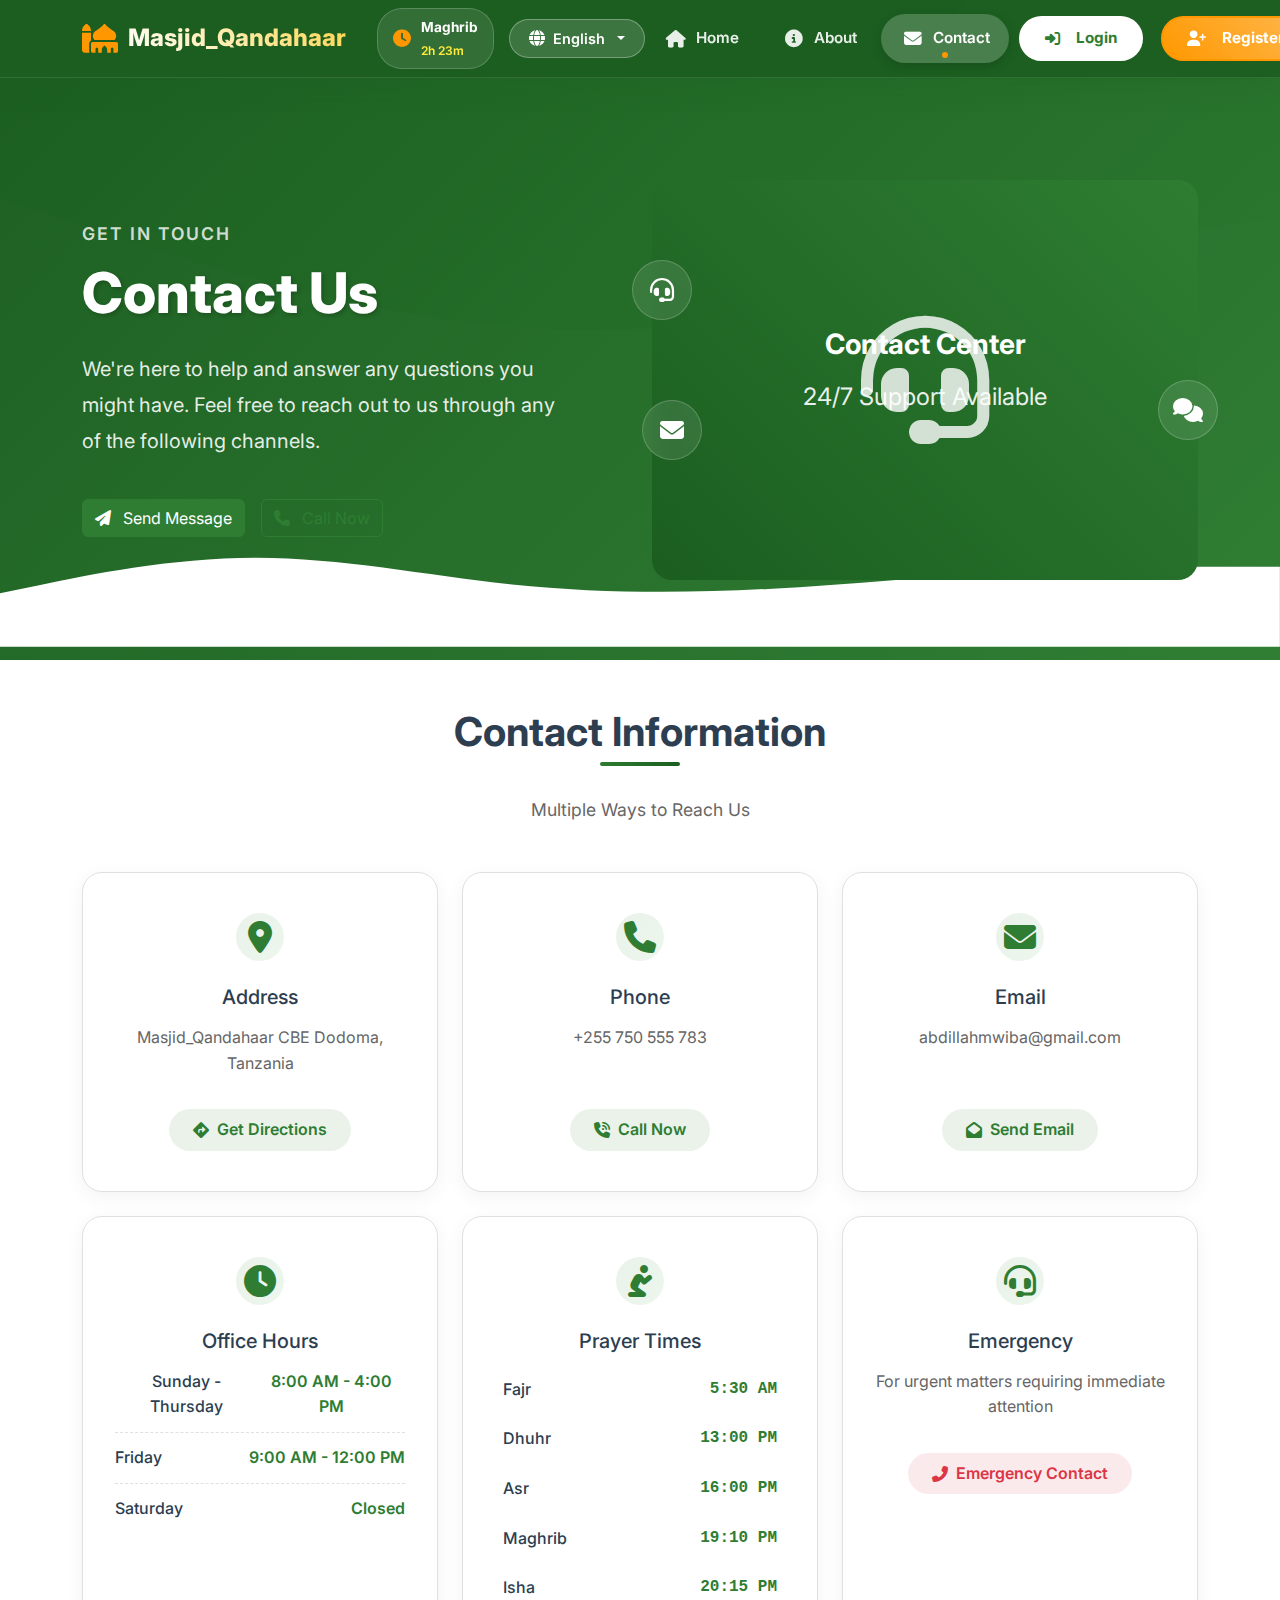
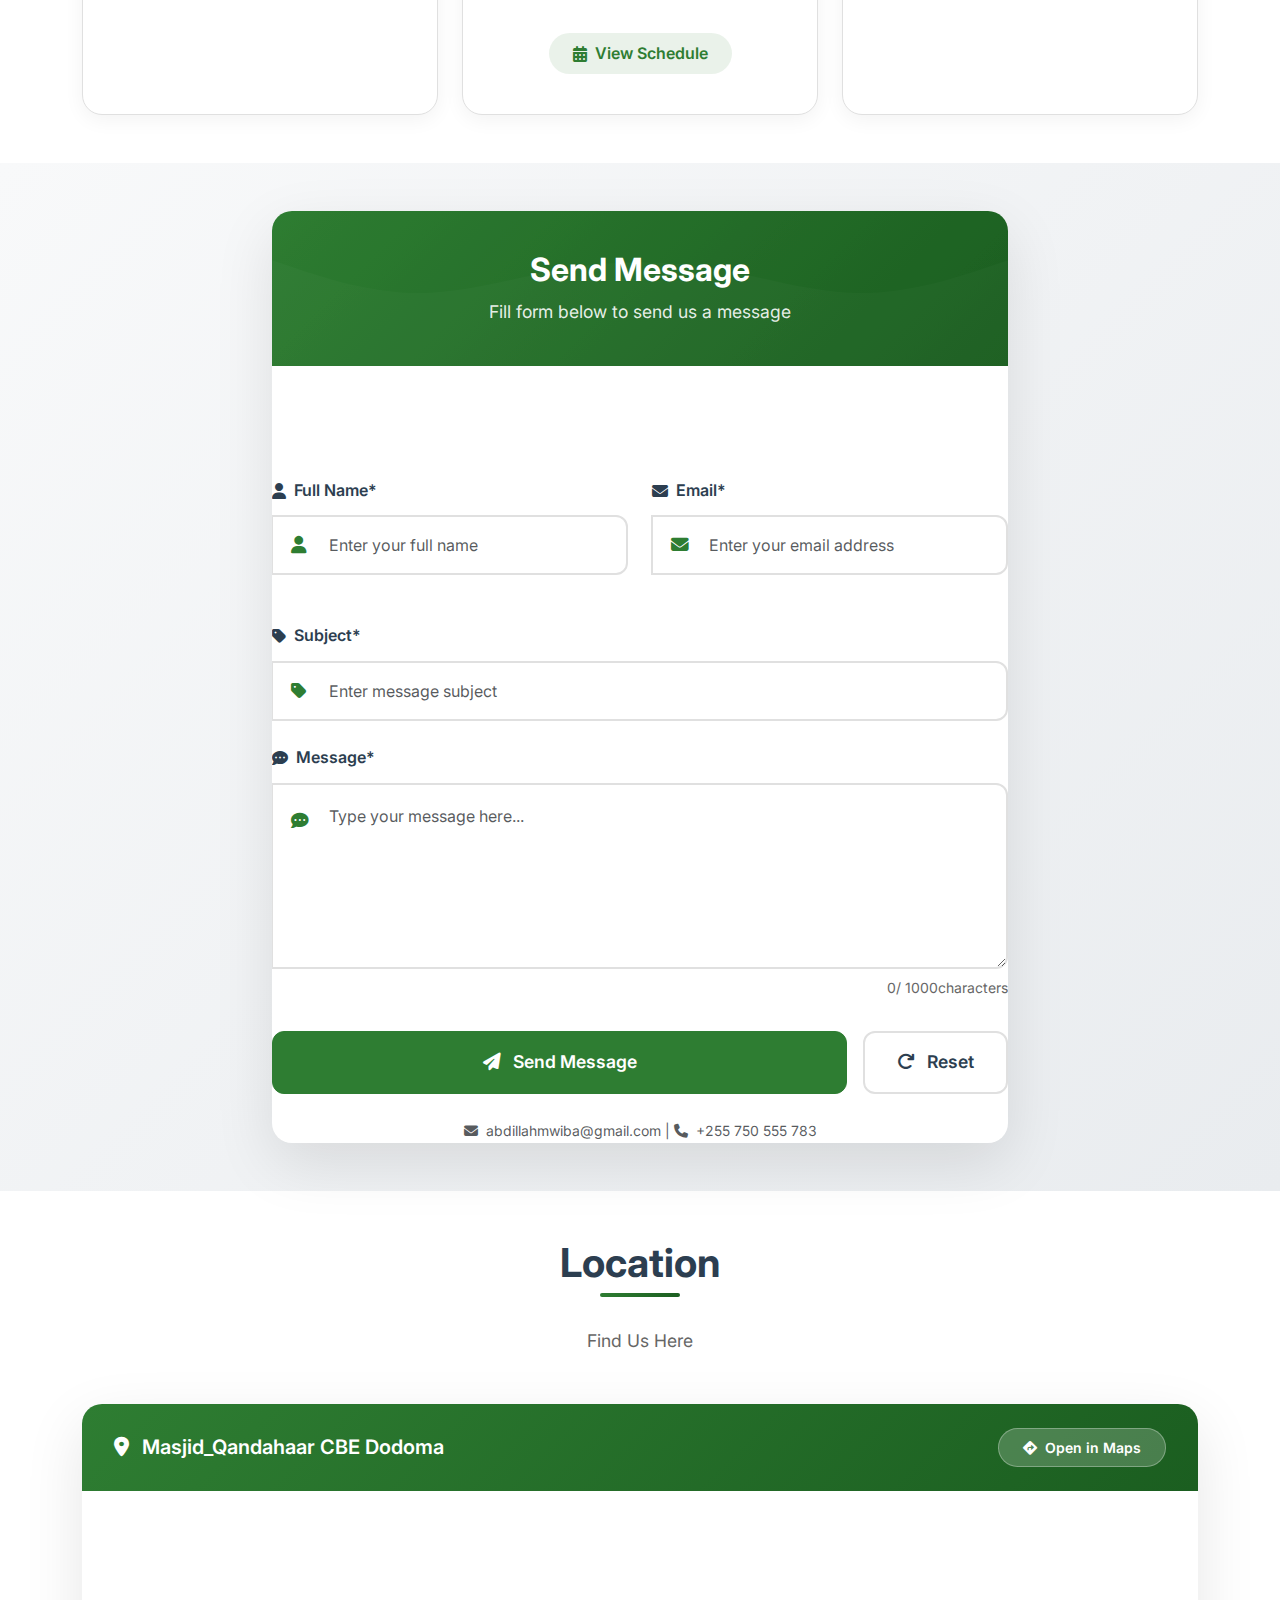
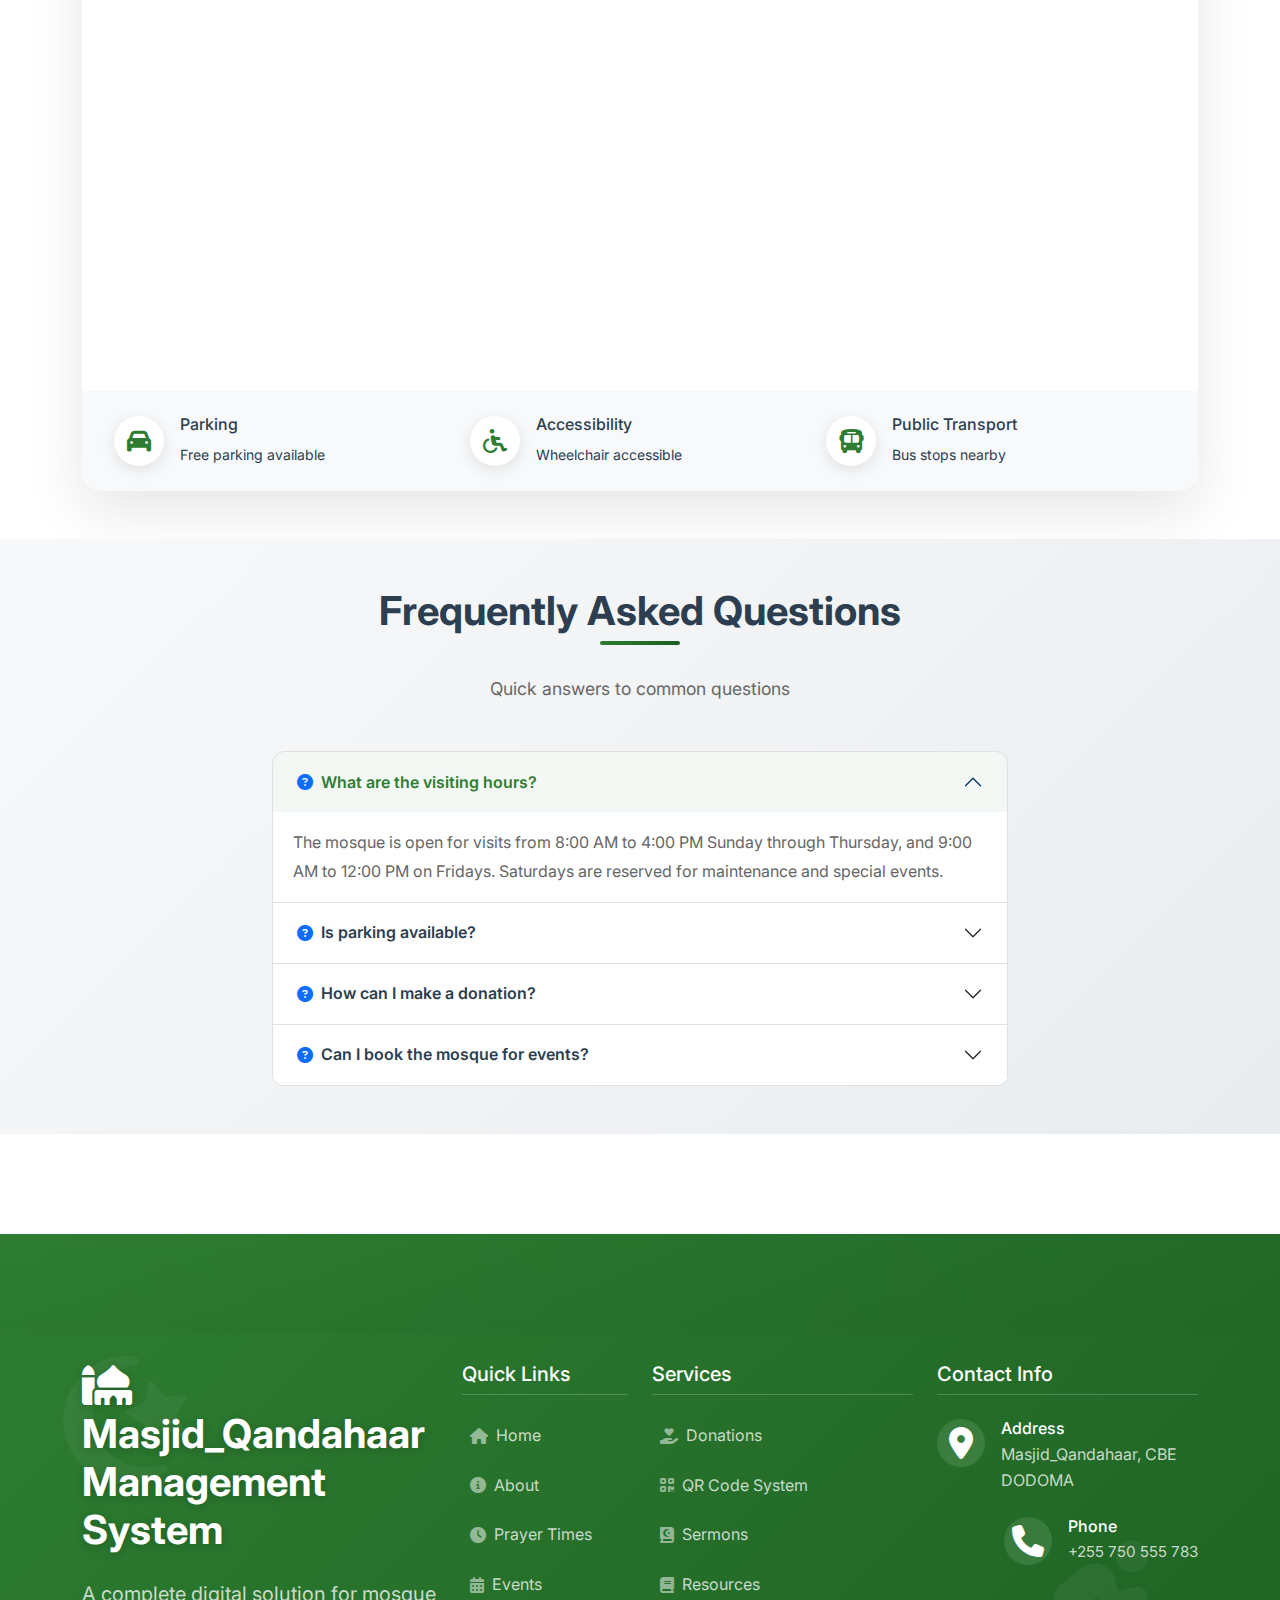
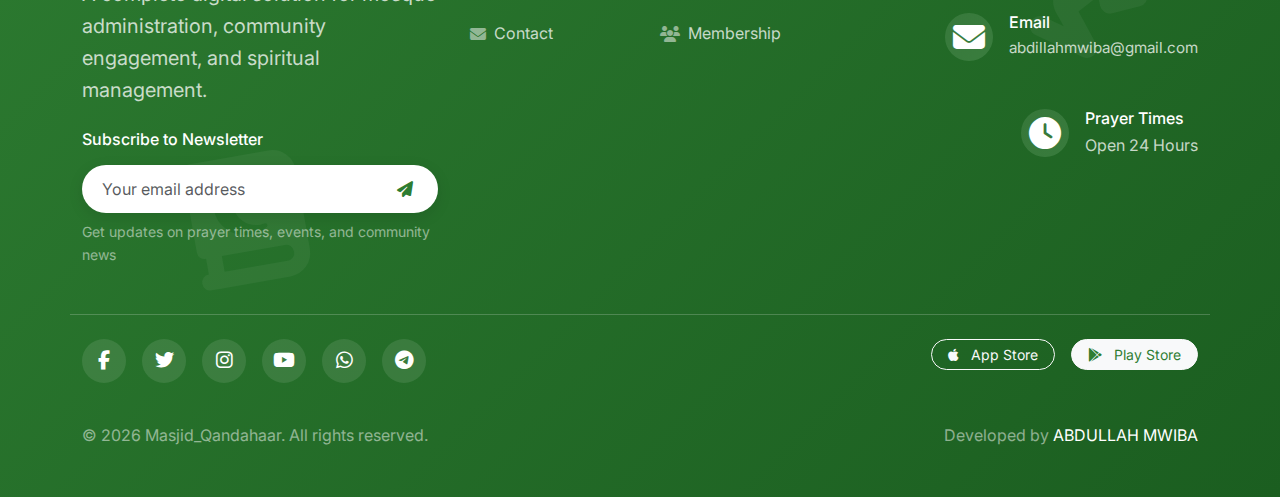
<file: contact.html>
<!DOCTYPE html>
<html lang="en">
<head>
    <meta charset="UTF-8">
    <meta name="viewport" content="width=device-width, initial-scale=1.0, maximum-scale=5.0, user-scalable=yes">
    <title>Contact - Masjid_Qandahaar</title>
    
    <!-- Bootstrap 5 CSS -->
    <link href="https://cdn.jsdelivr.net/npm/bootstrap@5.3.0/dist/css/bootstrap.min.css" rel="stylesheet">
    <!-- Font Awesome -->
    <link rel="stylesheet" href="https://cdnjs.cloudflare.com/ajax/libs/font-awesome/6.4.0/css/all.min.css">
    <!-- Google Fonts -->
    <link href="https://fonts.googleapis.com/css2?family=Inter:wght@300;400;500;600;700;800&display=swap" rel="stylesheet">
    
    <style>
        :root {
            --primary-color: #2e7d32;
            --primary-dark: #1b5e20;
            --primary-light: #4caf50;
            --accent-color: #ff9800;
            --dark-color: #2c3e50;
            --light-color: #f8f9fa;
            --border-color: #e0e0e0;
            --text-light: #666;
            --success-color: #28a745;
            --danger-color: #dc3545;
            --warning-color: #ffc107;
            --info-color: #17a2b8;
        }
        
        body {
            font-family: 'Inter', -apple-system, BlinkMacSystemFont, 'Segoe UI', Roboto, sans-serif;
            line-height: 1.6;
            color: var(--dark-color);
            overflow-x: hidden;
            scroll-behavior: smooth;
            padding-top: 80px;
        }
        
        .text-islamic {
            color: var(--primary-color);
        }
        
        .bg-islamic {
            background-color: var(--primary-color);
        }
        
        .btn-primary {
            background-color: var(--primary-color);
            border-color: var(--primary-color);
            transition: all 0.3s ease;
        }
        
        .btn-primary:hover {
            background-color: var(--primary-dark);
            border-color: var(--primary-dark);
            transform: translateY(-2px);
            box-shadow: 0 4px 12px rgba(46, 125, 50, 0.3);
        }
        
        .btn-outline-primary {
            color: var(--primary-color);
            border-color: var(--primary-color);
            transition: all 0.3s ease;
        }
        
        .btn-outline-primary:hover {
            background-color: var(--primary-color);
            border-color: var(--primary-color);
            color: white;
            transform: translateY(-2px);
        }
        
        /* ========== ENHANCED NAVIGATION BAR ========== */
        .navbar-glass {
            background: rgba(27, 94, 32, 0.95);
            backdrop-filter: blur(10px);
            border-bottom: 1px solid rgba(255, 255, 255, 0.1);
            box-shadow: 0 4px 30px rgba(27, 94, 32, 0.3);
            transition: all 0.3s ease;
            padding: 0.5rem 0;
            position: fixed;
            top: 0;
            left: 0;
            right: 0;
            z-index: 1030;
        }
        
        .navbar-glass.scrolled {
            padding: 0.3rem 0;
            background: rgba(27, 94, 32, 0.98);
            box-shadow: 0 8px 32px rgba(27, 94, 32, 0.4);
        }
        
        .navbar-brand {
            font-weight: 800;
            font-size: 1.5rem;
            color: white !important;
            display: flex;
            align-items: center;
            gap: 10px;
        }
        
        .navbar-brand i {
            color: var(--accent-color);
            font-size: 1.8rem;
            transition: transform 0.3s ease;
        }
        
        .navbar-brand:hover i {
            transform: rotate(15deg);
        }
        
        .navbar-brand span {
            background: linear-gradient(45deg, white, #ffd54f);
            -webkit-background-clip: text;
            -webkit-text-fill-color: transparent;
            background-clip: text;
        }
        
        .navbar-nav {
            gap: 0.3rem;
        }
        
        .nav-item {
            position: relative;
        }
        
        .nav-link {
            color: rgba(255, 255, 255, 0.9) !important;
            font-weight: 600;
            padding: 0.75rem 1.2rem !important;
            border-radius: 30px;
            transition: all 0.3s ease;
            display: flex;
            align-items: center;
            gap: 8px;
            position: relative;
            font-size: 0.95rem;
        }
        
        .nav-link:hover {
            color: white !important;
            background: rgba(255, 255, 255, 0.15);
            transform: translateY(-2px);
        }
        
        .nav-link.active {
            color: white !important;
            background: rgba(255, 255, 255, 0.2);
            box-shadow: 0 4px 12px rgba(0, 0, 0, 0.15);
        }
        
        .nav-icon {
            font-size: 1.1rem;
            width: 24px;
            text-align: center;
        }
        
        .nav-dot {
            position: absolute;
            bottom: 5px;
            left: 50%;
            transform: translateX(-50%);
            width: 6px;
            height: 6px;
            background: var(--accent-color);
            border-radius: 50%;
            opacity: 0;
            transition: opacity 0.3s ease;
        }
        
        .nav-link.active .nav-dot {
            opacity: 1;
        }
        
        .nav-action-btn {
            padding: 0.5rem 1.5rem !important;
            border-radius: 30px;
            font-weight: 700;
            margin-left: 10px;
        }
        
        .nav-login {
            color: var(--primary-color) !important;
            background: white !important;
            border: 2px solid white;
        }
        
        .nav-login:hover {
            background: rgba(255, 255, 255, 0.9) !important;
            color: var(--primary-dark) !important;
            transform: translateY(-3px);
            box-shadow: 0 6px 15px rgba(255, 255, 255, 0.3);
        }
        
        .nav-register {
            background: linear-gradient(45deg, var(--accent-color), #ffb74d) !important;
            color: white !important;
            border: 2px solid var(--accent-color);
        }
        
        .nav-register:hover {
            background: linear-gradient(45deg, #ff9800, #ffa726) !important;
            transform: translateY(-3px);
            box-shadow: 0 6px 15px rgba(255, 152, 0, 0.4);
        }
        
        /* Language Switcher */
        .language-switcher {
            display: flex;
            align-items: center;
            margin-left: 15px;
            position: relative;
        }
        
        .language-btn {
            background: rgba(255, 255, 255, 0.15);
            border: 1px solid rgba(255, 255, 255, 0.3);
            color: white;
            padding: 0.5rem 1.2rem;
            border-radius: 25px;
            font-size: 0.9rem;
            font-weight: 600;
            transition: all 0.3s ease;
            display: flex;
            align-items: center;
            gap: 8px;
        }
        
        .language-btn:hover {
            background: rgba(255, 255, 255, 0.25);
            border-color: rgba(255, 255, 255, 0.5);
            transform: translateY(-2px);
        }
        
        .language-btn i {
            font-size: 1rem;
        }
        
        .language-dropdown {
            min-width: 180px;
            padding: 0.75rem;
            border: none;
            border-radius: 15px;
            box-shadow: 0 10px 30px rgba(0, 0, 0, 0.2);
            background: rgba(27, 94, 32, 0.98);
            backdrop-filter: blur(10px);
            border: 1px solid rgba(255, 255, 255, 0.1);
        }
        
        .language-dropdown .dropdown-item {
            color: white;
            padding: 0.75rem 1rem;
            border-radius: 10px;
            transition: all 0.3s ease;
            display: flex;
            align-items: center;
            gap: 10px;
            font-weight: 500;
        }
        
        .language-dropdown .dropdown-item i {
            width: 20px;
            color: var(--accent-color);
        }
        
        .language-dropdown .dropdown-item:hover {
            background: rgba(255, 255, 255, 0.15);
            transform: translateX(5px);
        }
        
        .language-dropdown .dropdown-item.active {
            background: rgba(255, 255, 255, 0.2);
            border-left: 3px solid var(--accent-color);
        }
        
        /* Prayer Time Indicator */
        .nav-prayer-indicator {
            display: flex;
            align-items: center;
            gap: 10px;
            padding: 8px 15px;
            background: rgba(255, 255, 255, 0.1);
            border-radius: 25px;
            margin-left: 15px;
            border: 1px solid rgba(255, 255, 255, 0.2);
            transition: all 0.3s ease;
        }
        
        .nav-prayer-indicator:hover {
            background: rgba(255, 255, 255, 0.15);
        }
        
        .prayer-icon {
            color: var(--accent-color);
            font-size: 1.1rem;
        }
        
        .prayer-info {
            display: flex;
            flex-direction: column;
            gap: 2px;
        }
        
        .current-prayer {
            font-size: 0.85rem;
            font-weight: 700;
            color: white;
        }
        
        .prayer-countdown {
            font-size: 0.75rem;
            color: #ffeb3b;
            font-weight: 600;
            animation: pulse 2s infinite;
        }
        
        @keyframes pulse {
            0% { opacity: 1; }
            50% { opacity: 0.7; }
            100% { opacity: 1; }
        }
        
        @media (max-width: 991.98px) {
            .navbar-collapse {
                background: rgba(27, 94, 32, 0.98);
                backdrop-filter: blur(20px);
                border-radius: 15px;
                padding: 1.5rem;
                margin-top: 1rem;
                box-shadow: 0 10px 30px rgba(0, 0, 0, 0.2);
                border: 1px solid rgba(255, 255, 255, 0.1);
            }
            
            .nav-prayer-indicator {
                margin: 1rem 0;
                justify-content: center;
            }
            
            .nav-action-btn {
                margin: 0.5rem 0;
                text-align: center;
                justify-content: center;
            }
            
            .language-switcher {
                margin: 1rem 0;
                justify-content: center;
            }
        }
        
        /* ========== CONTACT HERO SECTION ========== */
        .contact-hero {
            background: linear-gradient(135deg, var(--primary-dark) 0%, var(--primary-color) 100%);
            color: white;
            padding: 120px 0 80px;
            position: relative;
            overflow: hidden;
            margin-top: -80px;
            padding-top: 180px;
        }
        
        .contact-hero::before {
            content: '';
            position: absolute;
            top: 0;
            left: 0;
            right: 0;
            bottom: 0;
            background: url('data:image/svg+xml,<svg xmlns="http://www.w3.org/2000/svg" viewBox="0 0 1440 320"><path fill="rgba(255,255,255,0.05)" d="M0,96L48,112C96,128,192,160,288,160C384,160,480,128,576,112C672,96,768,96,864,112C960,128,1056,160,1152,160C1248,160,1344,128,1392,112L1440,96L1440,320L1392,320C1344,320,1248,320,1152,320C1056,320,960,320,864,320C768,320,672,320,576,320C480,320,384,320,288,320C192,320,96,320,48,320L0,320Z"></path></svg>');
            background-size: cover;
            opacity: 0.2;
        }
        
        .hero-content {
            position: relative;
            z-index: 2;
        }
        
        .hero-subtitle {
            font-size: 1.1rem;
            color: rgba(255, 255, 255, 0.8);
            margin-bottom: 1rem;
            text-transform: uppercase;
            letter-spacing: 2px;
            font-weight: 600;
        }
        
        .hero-title {
            font-size: 3.5rem;
            font-weight: 800;
            margin-bottom: 1.5rem;
            line-height: 1.2;
            text-shadow: 2px 2px 4px rgba(0, 0, 0, 0.2);
        }
        
        .hero-description {
            font-size: 1.25rem;
            color: rgba(255, 255, 255, 0.9);
            margin-bottom: 2.5rem;
            line-height: 1.8;
            max-width: 90%;
        }
        
        .contact-cta {
            display: flex;
            gap: 1rem;
            flex-wrap: wrap;
        }
        
        .hero-image {
            position: relative;
            z-index: 2;
        }
        
        .floating-element {
            position: absolute;
            width: 60px;
            height: 60px;
            background: rgba(255, 255, 255, 0.1);
            backdrop-filter: blur(10px);
            border-radius: 50%;
            display: flex;
            align-items: center;
            justify-content: center;
            color: white;
            font-size: 1.5rem;
            animation: float 6s ease-in-out infinite;
            border: 1px solid rgba(255, 255, 255, 0.2);
            z-index: 3;
        }
        
        .floating-1 {
            top: 20%;
            left: -20px;
            animation-delay: 0s;
        }
        
        .floating-2 {
            top: 50%;
            right: -20px;
            animation-delay: 2s;
        }
        
        .floating-3 {
            bottom: 30%;
            left: -10px;
            animation-delay: 4s;
        }
        
        @keyframes float {
            0%, 100% { transform: translateY(0px) rotate(0deg); }
            50% { transform: translateY(-20px) rotate(5deg); }
        }
        
        .hero-wave {
            position: absolute;
            bottom: 0;
            left: 0;
            right: 0;
            height: 120px;
        }
        
        /* ========== CONTACT INFORMATION SECTION ========== */
        .contact-info-section {
            padding: 100px 0;
            background: white;
        }
        
        @media (max-width: 768px) {
            .contact-info-section {
                padding: 60px 0;
            }
        }
        
        @media (max-width: 576px) {
            .contact-info-section {
                padding: 40px 0;
            }
        }
        
        .section-header {
            max-width: 800px;
            margin: 0 auto;
        }
        
        .section-title {
            font-size: 2.5rem;
            font-weight: 700;
            margin-bottom: 1rem;
            color: var(--dark-color);
            position: relative;
            display: inline-block;
        }
        
        .section-title::after {
            content: '';
            position: absolute;
            bottom: -10px;
            left: 50%;
            transform: translateX(-50%);
            width: 80px;
            height: 4px;
            background: linear-gradient(135deg, var(--primary-color) 0%, var(--primary-dark) 100%);
            border-radius: 2px;
        }
        
        @media (max-width: 576px) {
            .section-title {
                font-size: 2rem;
            }
        }
        
        .section-subtitle {
            color: var(--text-light);
            font-size: 1.1rem;
            margin-top: 1.5rem;
        }
        
        .contact-info-card {
            background: white;
            padding: 2.5rem 2rem;
            border-radius: 20px;
            text-align: center;
            transition: all 0.3s ease;
            border: 1px solid var(--border-color);
            height: 100%;
            position: relative;
            overflow: hidden;
            box-shadow: 0 5px 20px rgba(0, 0, 0, 0.05);
        }
        
        .contact-info-card:hover {
            transform: translateY(-10px);
            box-shadow: 0 15px 30px rgba(0, 0, 0, 0.1);
            border-color: var(--primary-light);
        }
        
        .contact-icon {
            width: 80px;
            height: 80px;
            margin: 0 auto 1.5rem;
            background: linear-gradient(135deg, rgba(46, 125, 50, 0.1), rgba(76, 175, 80, 0.1));
            border-radius: 50%;
            display: flex;
            align-items: center;
            justify-content: center;
            color: var(--primary-color);
            font-size: 2rem;
            transition: all 0.3s ease;
        }
        
        .contact-info-card:hover .contact-icon {
            background: linear-gradient(135deg, var(--primary-color), var(--primary-light));
            color: white;
            transform: scale(1.1) rotate(15deg);
        }
        
        .contact-info-card h5 {
            font-size: 1.25rem;
            margin-bottom: 1rem;
            color: var(--dark-color);
        }
        
        .contact-info-card p {
            color: var(--text-light);
            margin-bottom: 1.5rem;
            line-height: 1.6;
            min-height: 60px;
        }
        
        .contact-link {
            display: inline-flex;
            align-items: center;
            color: var(--primary-color);
            text-decoration: none;
            font-weight: 600;
            transition: all 0.3s ease;
            padding: 0.5rem 1.5rem;
            border-radius: 30px;
            background: rgba(46, 125, 50, 0.1);
        }
        
        .contact-link:hover {
            color: white;
            background: linear-gradient(135deg, var(--primary-color), var(--primary-light));
            transform: translateY(-2px);
            text-decoration: none;
        }
        
        .contact-link.emergency {
            color: var(--danger-color);
            background: rgba(220, 53, 69, 0.1);
        }
        
        .contact-link.emergency:hover {
            color: white;
            background: var(--danger-color);
        }
        
        .hours-list {
            margin-bottom: 1.5rem;
        }
        
        .hour-item {
            display: flex;
            justify-content: space-between;
            margin-bottom: 0.75rem;
            padding-bottom: 0.75rem;
            border-bottom: 1px dashed var(--border-color);
        }
        
        .hour-item:last-child {
            border-bottom: none;
            margin-bottom: 0;
            padding-bottom: 0;
        }
        
        .hour-item span:first-child {
            color: var(--dark-color);
            font-weight: 500;
        }
        
        .hour-item span:last-child {
            color: var(--primary-color);
            font-weight: 600;
        }
        
        .prayer-times {
            margin-bottom: 1.5rem;
        }
        
        .prayer-item {
            display: flex;
            justify-content: space-between;
            margin-bottom: 0.5rem;
            padding: 0.5rem;
            border-radius: 8px;
            transition: all 0.3s ease;
        }
        
        .prayer-item:hover {
            background: rgba(46, 125, 50, 0.05);
        }
        
        .prayer-item span:first-child {
            color: var(--dark-color);
            font-weight: 500;
        }
        
        .prayer-time {
            color: var(--primary-color);
            font-weight: 600;
            font-family: 'Courier New', monospace;
        }
        
        /* ========== CONTACT FORM SECTION ========== */
        .contact-form-section {
            padding: 100px 0;
            background: linear-gradient(135deg, #f8f9fa 0%, #e9ecef 100%);
        }
        
        @media (max-width: 768px) {
            .contact-form-section {
                padding: 60px 0;
            }
        }
        
        @media (max-width: 576px) {
            .contact-form-section {
                padding: 40px 0;
            }
        }
        
        .form-card {
            background: white;
            border-radius: 20px;
            overflow: hidden;
            box-shadow: 0 20px 60px rgba(0, 0, 0, 0.1);
            transition: all 0.3s ease;
            position: relative;
            z-index: 1;
        }
        
        .form-card:hover {
            box-shadow: 0 25px 80px rgba(0, 0, 0, 0.15);
            transform: translateY(-5px);
        }
        
        .form-header {
            background: linear-gradient(135deg, var(--primary-color), var(--primary-dark));
            padding: 2.5rem;
            text-align: center;
            color: white;
            position: relative;
            overflow: hidden;
        }
        
        .form-header::before {
            content: '';
            position: absolute;
            top: 0;
            left: 0;
            right: 0;
            bottom: 0;
            background: url('data:image/svg+xml,<svg xmlns="http://www.w3.org/2000/svg" viewBox="0 0 1440 320"><path fill="rgba(255,255,255,0.1)" d="M0,96L48,112C96,128,192,160,288,160C384,160,480,128,576,112C672,96,768,96,864,112C960,128,1056,160,1152,160C1248,160,1344,128,1392,112L1440,96L1440,320L1392,320C1344,320,1248,320,1152,320C1056,320,960,320,864,320C768,320,672,320,576,320C480,320,384,320,288,320C192,320,96,320,48,320L0,320Z"></path></svg>');
            background-size: cover;
            opacity: 0.2;
        }
        
        .form-title {
            font-size: 2rem;
            font-weight: 700;
            margin-bottom: 0.5rem;
            position: relative;
            z-index: 2;
        }
        
        @media (max-width: 576px) {
            .form-title {
                font-size: 1.75rem;
            }
        }
        
        .form-subtitle {
            color: rgba(255, 255, 255, 0.9);
            font-size: 1.1rem;
            margin: 0;
            position: relative;
            z-index: 2;
        }
        
        .form-body {
            padding: 2.5rem;
            position: relative;
        }
        
        @media (max-width: 576px) {
            .form-body {
                padding: 1.5rem;
            }
        }
        
        .alert {
            border-radius: 15px;
            border: none;
            padding: 1.5rem;
            margin-bottom: 2rem;
            box-shadow: 0 5px 20px rgba(0, 0, 0, 0.05);
            animation: slideIn 0.5s ease;
        }
        
        @keyframes slideIn {
            from {
                opacity: 0;
                transform: translateY(-20px);
            }
            to {
                opacity: 1;
                transform: translateY(0);
            }
        }
        
        .alert-danger {
            background: linear-gradient(135deg, #f8d7da, #f5c6cb);
            color: #721c24;
            border-left: 4px solid var(--danger-color);
        }
        
        .alert-success {
            background: linear-gradient(135deg, #d4edda, #c3e6cb);
            color: #155724;
            border-left: 4px solid var(--success-color);
        }
        
        .alert-header {
            display: flex;
            align-items: center;
            font-weight: 600;
            margin-bottom: 0.5rem;
        }
        
        .alert-list {
            margin: 0;
            padding-left: 1.5rem;
        }
        
        .contact-form {
            margin-top: 2rem;
        }
        
        .form-grid {
            display: grid;
            grid-template-columns: 1fr 1fr;
            gap: 1.5rem;
            margin-bottom: 1.5rem;
        }
        
        @media (max-width: 768px) {
            .form-grid {
                grid-template-columns: 1fr;
                gap: 1rem;
            }
        }
        
        .form-group {
            margin-bottom: 1.5rem;
        }
        
        .form-label {
            display: flex;
            align-items: center;
            font-weight: 600;
            margin-bottom: 0.75rem;
            color: var(--dark-color);
            font-size: 1rem;
        }
        
        .input-group {
            position: relative;
        }
        
        .input-icon {
            position: absolute;
            left: 1.2rem;
            top: 50%;
            transform: translateY(-50%);
            color: var(--primary-color);
            z-index: 2;
            font-size: 1.1rem;
        }
        
        .textarea-icon {
            top: 1.5rem;
            transform: none;
        }
        
        .form-control {
            padding: 1rem 1rem 1rem 3.5rem;
            border: 2px solid var(--border-color);
            border-radius: 12px;
            font-size: 1rem;
            transition: all 0.3s ease;
            background: white;
            font-family: 'Inter', sans-serif;
        }
        
        @media (max-width: 576px) {
            .form-control {
                padding: 0.8rem 0.8rem 0.8rem 3rem;
                font-size: 0.95rem;
            }
        }
        
        textarea.form-control {
            padding: 1.2rem 1.2rem 1.2rem 3.5rem;
            resize: vertical;
            min-height: 150px;
        }
        
        .form-control:focus {
            border-color: var(--primary-color);
            box-shadow: 0 0 0 0.2rem rgba(46, 125, 50, 0.15);
            outline: none;
            transform: translateY(-1px);
        }
        
        .char-count {
            text-align: right;
            color: var(--text-light);
            font-size: 0.875rem;
            margin-top: 0.5rem;
            display: flex;
            justify-content: flex-end;
            align-items: center;
        }
        
        .form-actions {
            display: flex;
            gap: 1rem;
            margin-top: 2rem;
        }
        
        @media (max-width: 576px) {
            .form-actions {
                flex-direction: column;
            }
        }
        
        .btn-send {
            padding: 1rem 2.5rem;
            font-size: 1.1rem;
            font-weight: 600;
            border-radius: 12px;
            flex: 1;
        }
        
        @media (max-width: 576px) {
            .btn-send {
                padding: 0.8rem 1.5rem;
                font-size: 1rem;
            }
        }
        
        .btn-outline-secondary {
            padding: 1rem 2rem;
            font-size: 1.1rem;
            font-weight: 600;
            border-radius: 12px;
            border: 2px solid var(--border-color);
            color: var(--text-color);
            background: transparent;
            transition: all 0.3s ease;
        }
        
        .btn-outline-secondary:hover {
            background-color: var(--border-color);
            transform: translateY(-2px);
        }
        
        @media (max-width: 576px) {
            .btn-outline-secondary {
                padding: 0.8rem 1.5rem;
                font-size: 1rem;
            }
        }
        
        /* ========== MAP SECTION ========== */
        .map-section {
            padding: 100px 0;
            background: white;
        }
        
        @media (max-width: 768px) {
            .map-section {
                padding: 60px 0;
            }
        }
        
        @media (max-width: 576px) {
            .map-section {
                padding: 40px 0;
            }
        }
        
        .map-card {
            background: white;
            border-radius: 20px;
            overflow: hidden;
            box-shadow: 0 20px 60px rgba(0, 0, 0, 0.1);
            transition: all 0.3s ease;
        }
        
        .map-card:hover {
            transform: translateY(-5px);
            box-shadow: 0 25px 80px rgba(0, 0, 0, 0.15);
        }
        
        .map-header {
            background: linear-gradient(135deg, var(--primary-color), var(--primary-dark));
            padding: 1.5rem 2rem;
            display: flex;
            justify-content: space-between;
            align-items: center;
            color: white;
        }
        
        @media (max-width: 768px) {
            .map-header {
                flex-direction: column;
                gap: 1rem;
                text-align: center;
                padding: 1.5rem;
            }
        }
        
        .map-header h5 {
            margin: 0;
            font-size: 1.25rem;
            font-weight: 600;
        }
        
        .map-header .btn-sm {
            padding: 0.5rem 1.5rem;
            font-weight: 600;
            border-radius: 50px;
            background: rgba(255, 255, 255, 0.2);
            border: 1px solid rgba(255, 255, 255, 0.3);
            color: white;
            transition: all 0.3s ease;
        }
        
        .map-header .btn-sm:hover {
            background: rgba(255, 255, 255, 0.3);
            transform: translateY(-2px);
        }
        
        .map-container {
            position: relative;
            height: 500px;
            overflow: hidden;
            transition: transform 0.3s ease;
        }
        
        @media (max-width: 768px) {
            .map-container {
                height: 350px;
            }
        }
        
        @media (max-width: 576px) {
            .map-container {
                height: 250px;
            }
        }
        
        .google-map {
            width: 100%;
            height: 100%;
            border: none;
        }
        
        .map-footer {
            padding: 1.5rem 2rem;
            background: var(--light-color);
        }
        
        .map-info {
            display: flex;
            align-items: center;
            gap: 1rem;
        }
        
        .map-info i {
            font-size: 1.5rem;
            width: 50px;
            height: 50px;
            background: white;
            border-radius: 50%;
            display: flex;
            align-items: center;
            justify-content: center;
            box-shadow: 0 4px 15px rgba(0, 0, 0, 0.1);
            color: var(--primary-color);
        }
        
        @media (max-width: 576px) {
            .map-info i {
                width: 40px;
                height: 40px;
                font-size: 1.2rem;
            }
            
            .map-info h6 {
                font-size: 0.9rem;
            }
            
            .map-info small {
                font-size: 0.8rem;
            }
        }
        
        /* ========== FAQ SECTION ========== */
        .faq-section {
            padding: 100px 0;
            background: linear-gradient(135deg, #f8f9fa 0%, #e9ecef 100%);
        }
        
        @media (max-width: 768px) {
            .faq-section {
                padding: 60px 0;
            }
        }
        
        @media (max-width: 576px) {
            .faq-section {
                padding: 40px 0;
            }
        }
        
        .accordion {
            --bs-accordion-border-color: var(--border-color);
            --bs-accordion-border-radius: 12px;
            --bs-accordion-inner-border-radius: 10px;
            --bs-accordion-btn-padding-x: 1.5rem;
            --bs-accordion-btn-padding-y: 1.25rem;
        }
        
        .accordion-button {
            font-weight: 600;
            color: var(--dark-color);
            background: white;
            border: none;
            transition: all 0.3s ease;
        }
        
        .accordion-button:not(.collapsed) {
            color: var(--primary-color);
            background: rgba(46, 125, 50, 0.05);
            box-shadow: none;
        }
        
        .accordion-button:focus {
            box-shadow: 0 0 0 0.2rem rgba(46, 125, 50, 0.25);
            border-color: var(--primary-color);
        }
        
        .accordion-body {
            color: var(--text-light);
            line-height: 1.8;
        }
        
        /* ========== FOOTER SECTION ========== */
        .footer {
            background: linear-gradient(135deg, var(--primary-color), var(--primary-dark));
            color: white;
            padding-top: 80px;
            margin-top: 100px;
            position: relative;
        }
        
        @media (max-width: 768px) {
            .footer {
                padding-top: 60px;
                margin-top: 60px;
            }
        }
        
        @media (max-width: 576px) {
            .footer {
                padding-top: 40px;
                margin-top: 40px;
            }
        }
        
        .footer::before {
            content: '';
            position: absolute;
            top: 0;
            left: 0;
            right: 0;
            height: 100px;
            background: linear-gradient(to bottom, transparent, rgba(27, 94, 32, 0.1));
        }
        
        .footer-wave {
            position: absolute;
            top: -50px;
            left: 0;
            right: 0;
            height: 50px;
            background: url("data:image/svg+xml,%3Csvg xmlns='http://www.w3.org/2000/svg' viewBox='0 0 1440 320'%3E%3Cpath fill='%232E7D32' fill-opacity='1' d='M0,96L48,112C96,128,192,160,288,160C384,160,480,128,576,112C672,96,768,96,864,112C960,128,1056,160,1152,160C1248,160,1344,128,1392,112L1440,96L1440,320L1392,320C1344,320,1248,320,1152,320C1056,320,960,320,864,320C768,320,672,320,576,320C480,320,384,320,288,320C192,320,96,320,48,320L0,320Z'%3E%3C/path%3E%3C/svg%3E");
            background-size: cover;
            background-position: center;
            z-index: 1;
        }
        
        .border-white-20 {
            border-color: rgba(255, 255, 255, 0.2) !important;
        }
        
        .bg-white-10 {
            background-color: rgba(255, 255, 255, 0.1) !important;
        }
        
        .text-white-75 {
            color: rgba(255, 255, 255, 0.75) !important;
        }
        
        .text-white-50 {
            color: rgba(255, 255, 255, 0.5) !important;
        }
        
        .footer-brand h3 {
            text-shadow: 0 2px 10px rgba(0, 0, 0, 0.2);
        }
        
        @media (max-width: 576px) {
            .footer-brand h3 {
                font-size: 1.5rem;
            }
        }
        
        .hover-lift {
            transition: all 0.3s ease;
            padding: 4px 8px;
            border-radius: 6px;
            text-decoration: none;
        }
        
        .hover-lift:hover {
            color: white !important;
            transform: translateX(8px);
            background: rgba(255, 255, 255, 0.1);
            padding-left: 16px;
        }
        
        body.rtl .hover-lift:hover {
            transform: translateX(-8px);
            padding-left: 8px;
            padding-right: 16px;
        }
        
        .contact-icon {
            transition: all 0.3s ease;
            width: 48px;
            height: 48px;
            display: flex;
            align-items: center;
            justify-content: center;
            flex-shrink: 0;
        }
        
        @media (max-width: 576px) {
            .contact-icon {
                width: 40px;
                height: 40px;
            }
        }
        
        .contact-icon:hover {
            background: rgba(255, 255, 255, 0.2) !important;
            transform: scale(1.1);
        }
        
        .newsletter-form .input-group {
            border-radius: 50px;
            overflow: hidden;
            box-shadow: 0 4px 15px rgba(0, 0, 0, 0.1);
        }
        
        .newsletter-form .form-control {
            border: none;
            padding: 12px 20px;
            background: white;
        }
        
        @media (max-width: 576px) {
            .newsletter-form .form-control {
                padding: 10px 15px;
                font-size: 0.9rem;
            }
        }
        
        .newsletter-form .btn {
            padding: 12px 25px;
            border: none;
            background: white;
            transition: all 0.3s ease;
            color: var(--primary-color);
        }
        
        @media (max-width: 576px) {
            .newsletter-form .btn {
                padding: 10px 20px;
            }
        }
        
        .newsletter-form .btn:hover {
            background: rgba(46, 125, 50, 0.1);
            transform: scale(1.05);
        }
        
        .social-link {
            width: 44px;
            height: 44px;
            border-radius: 50%;
            display: inline-flex;
            align-items: center;
            justify-content: center;
            color: white;
            background: rgba(255, 255, 255, 0.1);
            transition: all 0.3s ease;
            text-decoration: none;
            font-size: 1.2rem;
        }
        
        @media (max-width: 576px) {
            .social-link {
                width: 38px;
                height: 38px;
                font-size: 1rem;
            }
        }
        
        .social-link:hover {
            transform: translateY(-5px);
            color: white;
        }
        
        .social-link.facebook:hover { background: #1877F2; }
        .social-link.twitter:hover { background: #1DA1F2; }
        .social-link.instagram:hover { 
            background: radial-gradient(circle at 30% 107%, #fdf497 0%, #fdf497 5%, #fd5949 45%, #d6249f 60%, #285AEB 90%);
        }
        .social-link.youtube:hover { background: #FF0000; }
        .social-link.whatsapp:hover { background: #25D366; }
        .social-link.telegram:hover { background: #0088cc; }
        
        .footer-decoration {
            position: absolute;
            bottom: 0;
            left: 0;
            right: 0;
            height: 100%;
            pointer-events: none;
            overflow: hidden;
            z-index: 1;
        }
        
        .decoration-item {
            position: absolute;
            color: rgba(255, 255, 255, 0.05);
            font-size: 8rem;
            z-index: -1;
        }
        
        @media (max-width: 768px) {
            .decoration-item {
                font-size: 5rem;
            }
        }
        
        @media (max-width: 576px) {
            .decoration-item {
                font-size: 3rem;
            }
        }
        
        .decoration-1 {
            top: 10%;
            left: 5%;
            transform: rotate(-15deg);
        }
        
        .decoration-2 {
            top: 30%;
            right: 10%;
            transform: rotate(25deg);
        }
        
        .decoration-3 {
            bottom: 20%;
            left: 15%;
            transform: rotate(-10deg);
        }
        
        /* Back to Top Button */
        .back-to-top {
            position: fixed;
            bottom: 30px;
            right: 30px;
            width: 50px;
            height: 50px;
            border-radius: 50%;
            display: flex;
            align-items: center;
            justify-content: center;
            opacity: 0;
            visibility: hidden;
            transition: all 0.3s ease;
            z-index: 1000;
            border: none;
            background: linear-gradient(45deg, var(--primary-color), var(--primary-light));
            color: white;
            box-shadow: 0 4px 12px rgba(46, 125, 50, 0.3);
        }
        
        @media (max-width: 576px) {
            .back-to-top {
                bottom: 20px;
                right: 20px;
                width: 40px;
                height: 40px;
                font-size: 0.9rem;
            }
        }
        
        .back-to-top.show {
            opacity: 1;
            visibility: visible;
        }
        
        .back-to-top:hover {
            transform: translateY(-5px) scale(1.1);
        }
        
        /* ========== RTL SUPPORT ========== */
        body.rtl {
            direction: rtl;
            text-align: right;
        }
        
        body.rtl .nav-link i {
            margin-left: 8px;
            margin-right: 0;
        }
        
        body.rtl .contact-cta {
            flex-direction: row-reverse;
        }
        
        body.rtl .input-icon {
            left: auto;
            right: 1.2rem;
        }
        
        body.rtl .form-control {
            padding: 1rem 3.5rem 1rem 1rem;
        }
        
        body.rtl .char-count {
            text-align: left;
        }
        
        body.rtl .hover-lift:hover {
            transform: translateX(-8px);
            padding-left: 8px;
            padding-right: 16px;
        }
        
        body.rtl .contact-icon {
            margin-left: 1rem;
            margin-right: 0;
        }
        
        /* ========== RESPONSIVE HERO ========== */
        @media (max-width: 992px) {
            .hero-title {
                font-size: 2.8rem;
            }
            
            .section-title {
                font-size: 2.2rem;
            }
            
            .contact-info-card {
                padding: 2rem 1.5rem;
            }
        }
        
        @media (max-width: 768px) {
            .contact-hero {
                padding-top: 150px;
                padding-bottom: 60px;
                text-align: center;
            }
            
            .hero-title {
                font-size: 2.5rem;
            }
            
            .hero-description {
                max-width: 100%;
                font-size: 1.1rem;
            }
            
            .contact-cta {
                justify-content: center;
            }
            
            .floating-element {
                display: none;
            }
            
            .section-title {
                font-size: 2rem;
            }
        }
        
        @media (max-width: 576px) {
            .hero-title {
                font-size: 2rem;
            }
            
            .hero-description {
                font-size: 1rem;
            }
            
            .section-title {
                font-size: 1.75rem;
            }
            
            .form-header, .form-body {
                padding: 1.5rem;
            }
            
            .contact-cta {
                flex-direction: column;
            }
            
            .contact-cta .btn {
                width: 100%;
            }
        }
        
        /* Contact Card Customization */
        .contact-card i {
            font-size: 2rem;
            color: var(--accent-color);
            margin-bottom: 0.8rem;
        }
        
        .contact-card h3 {
            margin-bottom: 0.6rem;
            color: white;
            font-size: 1.2rem;
        }
        
        .contact-card p, .contact-card a {
            color: rgba(255, 255, 255, 0.75);
            line-height: 1.5;
            font-size: 0.95rem;
            text-decoration: none;
            transition: color 0.3s;
        }
        
        .contact-card a:hover {
            color: var(--accent-color);
            text-decoration: underline;
        }
    </style>
</head>
<body>
    <!-- ========== ENHANCED NAVIGATION BAR ========== -->
    <nav class="navbar navbar-expand-lg navbar-glass fixed-top">
        <div class="container">
            <a class="navbar-brand" href="index.html">
                <i class="fas fa-mosque"></i>
                <span id="brandName">Masjid_Qandahaar</span>
            </a>
            
            <!-- Prayer Time Indicator -->
            <div class="nav-prayer-indicator d-none d-lg-flex">
                <i class="fas fa-clock prayer-icon"></i>
                <div class="prayer-info">
                    <div class="current-prayer" id="navCurrentPrayer">Fajr</div>
                    <div class="prayer-countdown" id="navTimeRemaining">00:00</div>
                </div>
            </div>
            
            <!-- Language Switcher -->
            <div class="language-switcher d-none d-lg-flex">
                <div class="dropdown">
                    <button class="btn language-btn dropdown-toggle" type="button" data-bs-toggle="dropdown">
                        <i class="fas fa-globe"></i>
                        <span id="currentLanguage">English</span>
                    </button>
                    <ul class="dropdown-menu language-dropdown">
                        <li>
                            <a class="dropdown-item active" href="#" onclick="changeLanguage('en'); return false;">
                                <i class="fas fa-check-circle"></i> English
                            </a>
                        </li>
                        <li>
                            <a class="dropdown-item" href="#" onclick="changeLanguage('sw'); return false;">
                                <i class="fas fa-check-circle"></i> Kiswahili
                            </a>
                        </li>
                        <li>
                            <a class="dropdown-item" href="#" onclick="changeLanguage('ar'); return false;">
                                <i class="fas fa-check-circle"></i> العربية
                            </a>
                        </li>
                    </ul>
                </div>
            </div>
            
            <button class="navbar-toggler" type="button" data-bs-toggle="collapse" data-bs-target="#navbarNav">
                <span class="navbar-toggler-icon"></span>
            </button>
            
            <div class="collapse navbar-collapse" id="navbarNav">
                <ul class="navbar-nav ms-auto">
                    <li class="nav-item">
                        <a class="nav-link" href="index.html">
                            <i class="fas fa-home nav-icon"></i>
                            <span class="nav-text" id="navHome">Home</span>
                            <span class="nav-dot"></span>
                        </a>
                    </li>
                    <li class="nav-item">
                        <a class="nav-link" href="about.html">
                            <i class="fas fa-info-circle nav-icon"></i>
                            <span class="nav-text" id="navAbout">About</span>
                            <span class="nav-dot"></span>
                        </a>
                    </li>
                
                    <li class="nav-item">
                        <a class="nav-link active" href="contact.html">
                            <i class="fas fa-envelope nav-icon"></i>
                            <span class="nav-text" id="navContact">Contact</span>
                            <span class="nav-dot"></span>
                        </a>
                    </li>
                </ul>
                
                <!-- Mobile Language Switcher -->
                <div class="language-switcher d-lg-none d-flex justify-content-center my-3">
                    <div class="dropdown">
                        <button class="btn language-btn dropdown-toggle" type="button" data-bs-toggle="dropdown">
                            <i class="fas fa-globe"></i>
                            <span id="currentLanguageMobile">English</span>
                        </button>
                        <ul class="dropdown-menu language-dropdown">
                            <li>
                                <a class="dropdown-item active" href="#" onclick="changeLanguage('en'); return false;">
                                    <i class="fas fa-check-circle"></i> English
                                </a>
                            </li>
                            <li>
                                <a class="dropdown-item" href="#" onclick="changeLanguage('sw'); return false;">
                                    <i class="fas fa-check-circle"></i> Kiswahili
                                </a>
                            </li>
                            <li>
                                <a class="dropdown-item" href="#" onclick="changeLanguage('ar'); return false;">
                                    <i class="fas fa-check-circle"></i> العربية
                                </a>
                            </li>
                        </ul>
                    </div>
                </div>
                
                <!-- Mobile Prayer Indicator -->
                <div class="nav-prayer-indicator d-lg-none d-flex justify-content-center my-3">
                    <i class="fas fa-clock prayer-icon"></i>
                    <div class="prayer-info">
                        <div class="current-prayer" id="navCurrentPrayerMobile">Fajr</div>
                        <div class="prayer-countdown" id="navTimeRemainingMobile">00:00</div>
                    </div>
                </div>
                
                <!-- Action Buttons -->
                <div class="d-flex gap-2 mt-2 mt-lg-0">
                    <a class="nav-link nav-action-btn nav-login" href="weclome.html">
                        <i class="fas fa-sign-in-alt me-2"></i> <span id="navLogin">Login</span>
                    </a>
                    <a class="nav-link nav-action-btn nav-register" href="weclome.html">
                        <i class="fas fa-user-plus me-2"></i> <span id="navRegister">Register</span>
                    </a>
                </div>
            </div>
        </div>
    </nav>

    <!-- Contact Hero -->
    <section class="contact-hero">
        <div class="container">
            <div class="row align-items-center">
                <div class="col-lg-6">
                    <div class="hero-content">
                        <h6 class="hero-subtitle" id="heroSubtitle">Get In Touch</h6>
                        <h1 class="hero-title" id="heroTitle">Contact Us</h1>
                        <p class="hero-description" id="heroDescription">
                            We're here to help and answer any questions you might have. 
                            Feel free to reach out to us through any of the following channels.
                        </p>
                        <div class="contact-cta">
                            <a href="#contact-form" class="btn btn-primary">
                                <i class="fas fa-paper-plane me-2"></i> <span id="btnSendMessage">Send Message</span>
                            </a>
                            <a href="tel:+255750555783" class="btn btn-outline-primary">
                                <i class="fas fa-phone me-2"></i> <span id="btnCallNow">Call Now</span>
                            </a>
                        </div>
                    </div>
                </div>
                <div class="col-lg-6">
                    <div class="hero-image">
                        <div style="background: linear-gradient(45deg, var(--primary-dark), var(--primary-color)); height: 400px; border-radius: 20px; display: flex; align-items: center; justify-content: center; color: white; font-size: 1.5rem; position: relative; overflow: hidden;">
                            <i class="fas fa-headset" style="font-size: 8rem; opacity: 0.8; position: absolute;"></i>
                            <div style="position: relative; z-index: 2; text-align: center;">
                                <h3 style="font-weight: 700; margin-bottom: 1rem;" id="heroImageTitle">Contact Center</h3>
                                <p style="opacity: 0.9;" id="heroImageDesc">24/7 Support Available</p>
                            </div>
                        </div>
                        <div class="floating-element floating-1">
                            <i class="fas fa-headset"></i>
                        </div>
                        <div class="floating-element floating-2">
                            <i class="fas fa-comments"></i>
                        </div>
                        <div class="floating-element floating-3">
                            <i class="fas fa-envelope"></i>
                        </div>
                    </div>
                </div>
            </div>
        </div>
        <div class="hero-wave">
            <svg viewBox="0 0 1440 120" fill="none" xmlns="http://www.w3.org/2000/svg">
                <path d="M0 60L48 50C96 40 192 20 288 20C384 20 480 40 576 50C672 60 768 60 864 55C960 50 1056 40 1152 35C1248 30 1344 30 1392 30L1440 30V120H0V60Z" fill="white"/>
            </svg>
        </div>
    </section>

    <!-- Contact Information -->
    <section class="contact-info-section py-5">
        <div class="container">
            <div class="section-header text-center mb-5">
                <h2 class="section-title" id="contactInfoTitle">Contact Information</h2>
                <p class="section-subtitle" id="contactInfoSubtitle">Multiple Ways to Reach Us</p>
            </div>
            
            <div class="row g-4">
                <div class="col-lg-4 col-md-6">
                    <div class="contact-info-card">
                        <div class="contact-icon">
                            <i class="fas fa-map-marker-alt"></i>
                        </div>
                        <h5 id="addressTitle">Address</h5>
                        <p id="addressText">Masjid_Qandahaar CBE Dodoma, Tanzania</p>
                        <a href="#map-section" class="contact-link">
                            <i class="fas fa-directions me-2"></i> <span id="getDirections">Get Directions</span>
                        </a>
                    </div>
                </div>
                <div class="col-lg-4 col-md-6">
                    <div class="contact-info-card">
                        <div class="contact-icon">
                            <i class="fas fa-phone"></i>
                        </div>
                        <h5 id="phoneTitle">Phone</h5>
                        <p>+255 750 555 783</p>
                        <a href="tel:+255750555783" class="contact-link">
                            <i class="fas fa-phone-volume me-2"></i> <span id="callNow">Call Now</span>
                        </a>
                    </div>
                </div>
                <div class="col-lg-4 col-md-6">
                    <div class="contact-info-card">
                        <div class="contact-icon">
                            <i class="fas fa-envelope"></i>
                        </div>
                        <h5 id="emailTitle">Email</h5>
                        <p>abdillahmwiba@gmail.com</p>
                        <a href="mailto:abdillahmwiba@gmail.com" class="contact-link">
                            <i class="fas fa-envelope-open me-2"></i> <span id="sendEmail">Send Email</span>
                        </a>
                    </div>
                </div>
                <div class="col-lg-4 col-md-6">
                    <div class="contact-info-card">
                        <div class="contact-icon">
                            <i class="fas fa-clock"></i>
                        </div>
                        <h5 id="officeHoursTitle">Office Hours</h5>
                        <div class="hours-list">
                            <div class="hour-item">
                                <span id="sundayThursday">Sunday - Thursday</span>
                                <span>8:00 AM - 4:00 PM</span>
                            </div>
                            <div class="hour-item">
                                <span id="friday">Friday</span>
                                <span>9:00 AM - 12:00 PM</span>
                            </div>
                            <div class="hour-item">
                                <span id="saturday">Saturday</span>
                                <span id="closed">Closed</span>
                            </div>
                        </div>
                    </div>
                </div>
                <div class="col-lg-4 col-md-6">
                    <div class="contact-info-card">
                        <div class="contact-icon">
                            <i class="fas fa-pray"></i>
                        </div>
                        <h5 id="prayerTimesTitle">Prayer Times</h5>
                        <div class="prayer-times">
                            <div class="prayer-item">
                                <span>Fajr</span>
                                <span class="prayer-time">5:30 AM</span>
                            </div>
                            <div class="prayer-item">
                                <span>Dhuhr</span>
                                <span class="prayer-time">13:00 PM</span>
                            </div>
                            <div class="prayer-item">
                                <span>Asr</span>
                                <span class="prayer-time">16:00 PM</span>
                            </div>
                            <div class="prayer-item">
                                <span>Maghrib</span>
                                <span class="prayer-time">19:10 PM</span>
                            </div>
                            <div class="prayer-item">
                                <span>Isha</span>
                                <span class="prayer-time">20:15 PM</span>
                            </div>
                        </div>
                        <a href="index.html" class="contact-link">
                            <i class="fas fa-calendar-alt me-2"></i> <span id="viewSchedule">View Schedule</span>
                        </a>
                    </div>
                </div>
                <div class="col-lg-4 col-md-6">
                    <div class="contact-info-card">
                        <div class="contact-icon">
                            <i class="fas fa-headset"></i>
                        </div>
                        <h5 id="emergencyTitle">Emergency</h5>
                        <p id="emergencyText">For urgent matters requiring immediate attention</p>
                        <a href="tel:+255750555783" class="contact-link emergency">
                            <i class="fas fa-phone-alt me-2"></i> <span id="emergencyContact">Emergency Contact</span>
                        </a>
                    </div>
                </div>
            </div>
        </div>
    </section>

    <!-- Contact Form -->
    <section id="contact-form" class="contact-form-section py-5 bg-light">
        <div class="container">
            <div class="row justify-content-center">
                <div class="col-lg-8">
                    <div class="form-card">
                        <div class="form-header">
                            <h2 class="form-title" id="formTitle">Send Message</h2>
                            <p class="form-subtitle" id="formSubtitle">Fill form below to send us a message</p>
                        </div>
                        
                        <div class="form-body" id="formBody">
                            <!-- Success/Error messages will appear here -->
                        </div>
                        
                        <form id="contactForm" class="contact-form">
                            <div class="form-grid">
                                <div class="form-group">
                                    <label for="name" class="form-label">
                                        <i class="fas fa-user me-2"></i> <span id="fullNameLabel">Full Name</span> *
                                    </label>
                                    <div class="input-group">
                                        <span class="input-icon">
                                            <i class="fas fa-user"></i>
                                        </span>
                                        <input type="text" class="form-control" id="name" name="name" required 
                                               placeholder="Enter your full name">
                                    </div>
                                    <div class="invalid-feedback" id="nameError"></div>
                                </div>
                                
                                <div class="form-group">
                                    <label for="email" class="form-label">
                                        <i class="fas fa-envelope me-2"></i> <span id="emailLabel">Email</span> *
                                    </label>
                                    <div class="input-group">
                                        <span class="input-icon">
                                            <i class="fas fa-envelope"></i>
                                        </span>
                                        <input type="email" class="form-control" id="email" name="email" required
                                               placeholder="Enter your email address">
                                    </div>
                                    <div class="invalid-feedback" id="emailError"></div>
                                </div>
                            </div>
                            
                            <div class="form-group">
                                <label for="subject" class="form-label">
                                    <i class="fas fa-tag me-2"></i> <span id="subjectLabel">Subject</span> *
                                </label>
                                <div class="input-group">
                                    <span class="input-icon">
                                        <i class="fas fa-tag"></i>
                                    </span>
                                    <input type="text" class="form-control" id="subject" name="subject" required
                                           placeholder="Enter message subject">
                                </div>
                                <div class="invalid-feedback" id="subjectError"></div>
                            </div>
                            
                            <div class="form-group">
                                <label for="message" class="form-label">
                                    <i class="fas fa-comment-dots me-2"></i> <span id="messageLabel">Message</span> *
                                </label>
                                <div class="input-group">
                                    <span class="input-icon textarea-icon">
                                        <i class="fas fa-comment-dots"></i>
                                    </span>
                                    <textarea class="form-control" id="message" name="message" rows="6" required
                                              placeholder="Type your message here..."></textarea>
                                </div>
                                <div class="char-count">
                                    <span id="charCount">0</span> / 1000 <span id="characters">characters</span>
                                </div>
                                <div class="invalid-feedback" id="messageError"></div>
                            </div>
                            
                            <div class="form-actions">
                                <button type="submit" class="btn btn-primary btn-send" id="submitBtn">
                                    <i class="fas fa-paper-plane me-2"></i> <span id="sendMessageBtn">Send Message</span>
                                </button>
                                <button type="reset" class="btn btn-outline-secondary" id="resetBtn">
                                    <i class="fas fa-redo me-2"></i> <span id="resetBtnText">Reset</span>
                                </button>
                            </div>
                        </form>
                        
                        <div class="mt-4 text-center text-muted">
                            <small><i class="fas fa-envelope me-1"></i> abdillahmwiba@gmail.com | <i class="fas fa-phone me-1"></i> +255 750 555 783</small>
                        </div>
                    </div>
                </div>
            </div>
        </div>
    </section>

    <!-- Map Section -->
    <section id="map-section" class="map-section py-5">
        <div class="container">
            <div class="section-header text-center mb-5">
                <h2 class="section-title" id="locationTitle">Location</h2>
                <p class="section-subtitle" id="locationSubtitle">Find Us Here</p>
            </div>
            
            <div class="map-card">
                <div class="map-header">
                    <h5><i class="fas fa-map-marker-alt me-2"></i> <span id="mapTitle">Masjid_Qandahaar CBE Dodoma</span></h5>
                    <a href="https://maps.google.com/?q=Masjid_Qandahaar+CBE+Dodoma" target="_blank" class="btn btn-sm btn-primary">
                        <i class="fas fa-directions me-1"></i> <span id="openMaps">Open in Maps</span>
                    </a>
                </div>
                <div class="map-container">
                    <iframe 
                        src="https://www.google.com/maps/embed?pb=!1m18!1m12!1m3!1d3989.123456789!2d35.75855!3d-6.17899!2m3!1f0!2f0!3f0!3m2!1i1024!2i768!4f13.1!3m3!1m2!1s0x0%3A0x0!2zNsKwMSczNScyNi44Ilc!5e0!3m2!1sen!2stz!4v0000000000000"
                        style="border:0;" 
                        allowfullscreen="" 
                        loading="lazy" 
                        referrerpolicy="no-referrer-when-downgrade"
                        class="google-map">
                    </iframe>
                </div>
                <div class="map-footer">
                    <div class="row g-3">
                        <div class="col-md-4">
                            <div class="map-info">
                                <i class="fas fa-car"></i>
                                <div>
                                    <h6 id="parkingTitle">Parking</h6>
                                    <small id="parkingText">Free parking available</small>
                                </div>
                            </div>
                        </div>
                        <div class="col-md-4">
                            <div class="map-info">
                                <i class="fas fa-wheelchair"></i>
                                <div>
                                    <h6 id="accessibilityTitle">Accessibility</h6>
                                    <small id="accessibilityText">Wheelchair accessible</small>
                                </div>
                            </div>
                        </div>
                        <div class="col-md-4">
                            <div class="map-info">
                                <i class="fas fa-bus"></i>
                                <div>
                                    <h6 id="transportTitle">Public Transport</h6>
                                    <small id="transportText">Bus stops nearby</small>
                                </div>
                            </div>
                        </div>
                    </div>
                </div>
            </div>
        </div>
    </section>

    <!-- FAQ Section -->
    <section class="faq-section py-5 bg-light">
        <div class="container">
            <div class="section-header text-center mb-5">
                <h2 class="section-title" id="faqTitle">Frequently Asked Questions</h2>
                <p class="section-subtitle" id="faqSubtitle">Quick answers to common questions</p>
            </div>
            
            <div class="row justify-content-center">
                <div class="col-lg-8">
                    <div class="accordion" id="faqAccordion">
                        <div class="accordion-item">
                            <h2 class="accordion-header">
                                <button class="accordion-button" type="button" data-bs-toggle="collapse" data-bs-target="#faq1">
                                    <i class="fas fa-question-circle me-2 text-primary"></i>
                                    <span id="faq1Question">What are the visiting hours?</span>
                                </button>
                            </h2>
                            <div id="faq1" class="accordion-collapse collapse show" data-bs-parent="#faqAccordion">
                                <div class="accordion-body" id="faq1Answer">
                                    The mosque is open for visits from 8:00 AM to 4:00 PM Sunday through Thursday, and 9:00 AM to 12:00 PM on Fridays. Saturdays are reserved for maintenance and special events.
                                </div>
                            </div>
                        </div>
                        <div class="accordion-item">
                            <h2 class="accordion-header">
                                <button class="accordion-button collapsed" type="button" data-bs-toggle="collapse" data-bs-target="#faq2">
                                    <i class="fas fa-question-circle me-2 text-primary"></i>
                                    <span id="faq2Question">Is parking available?</span>
                                </button>
                            </h2>
                            <div id="faq2" class="accordion-collapse collapse" data-bs-parent="#faqAccordion">
                                <div class="accordion-body" id="faq2Answer">
                                    Yes, we have free parking available for visitors. The parking area can accommodate both cars and motorcycles, with designated spaces for people with disabilities.
                                </div>
                            </div>
                        </div>
                        <div class="accordion-item">
                            <h2 class="accordion-header">
                                <button class="accordion-button collapsed" type="button" data-bs-toggle="collapse" data-bs-target="#faq3">
                                    <i class="fas fa-question-circle me-2 text-primary"></i>
                                    <span id="faq3Question">How can I make a donation?</span>
                                </button>
                            </h2>
                            <div id="faq3" class="accordion-collapse collapse" data-bs-parent="#faqAccordion">
                                <div class="accordion-body" id="faq3Answer">
                                    You can make donations through our online portal, in-person at the mosque office, or via mobile payment. All donations are tax-deductible and receipts are provided.
                                </div>
                            </div>
                        </div>
                        <div class="accordion-item">
                            <h2 class="accordion-header">
                                <button class="accordion-button collapsed" type="button" data-bs-toggle="collapse" data-bs-target="#faq4">
                                    <i class="fas fa-question-circle me-2 text-primary"></i>
                                    <span id="faq4Question">Can I book the mosque for events?</span>
                                </button>
                            </h2>
                            <div id="faq4" class="accordion-collapse collapse" data-bs-parent="#faqAccordion">
                                <div class="accordion-body" id="faq4Answer">
                                    Yes, the mosque facilities can be booked for weddings, educational events, and community gatherings. Please contact the office at least two weeks in advance to check availability and make arrangements.
                                </div>
                            </div>
                        </div>
                    </div>
                </div>
            </div>
        </div>
    </section>

    <!-- Footer -->
    <footer class="footer position-relative overflow-hidden">
        <!-- Wave Design -->
        <div class="footer-wave"></div>
        
        <div class="container py-5 position-relative z-2">
            <div class="row">
                <div class="col-lg-4 col-md-6 mb-5 mb-md-0">
                    <div class="footer-brand mb-4">
                        <h3 class="display-6 fw-bold text-white">
                            <i class="fas fa-mosque me-2"></i> <span id="footerBrand">Masjid_Qandahaar Management System</span>
                        </h3>
                    </div>
                    <p class="text-white-75 mb-4 fs-5" id="footerDesc">
                        A complete digital solution for mosque administration, community engagement, and spiritual management.
                    </p>
                    
                    <!-- Newsletter Subscription -->
                    <div class="newsletter-form mt-4">
                        <h6 class="text-white mb-3" id="footerNewsletterTitle">Subscribe to Newsletter</h6>
                        <div class="input-group">
                            <input type="email" class="form-control bg-white border-0" placeholder="Your email address" id="footerNewsletterEmail">
                            <button class="btn btn-light text-islamic" type="button" id="footerNewsletterButton">
                                <i class="fas fa-paper-plane"></i>
                            </button>
                        </div>
                        <small class="text-white-50 mt-2 d-block" id="footerNewsletterDesc">Get updates on prayer times, events, and community news</small>
                    </div>
                </div>
                
                <div class="col-lg-2 col-md-6 mb-5 mb-md-0">
                    <h5 class="text-white mb-4 pb-2 border-bottom border-white-20" id="footerQuickLinks">Quick Links</h5>
                    <ul class="list-unstyled">
                        <li class="mb-3">
                            <a href="index.html" class="text-white-75 d-flex align-items-center hover-lift">
                                <i class="fas fa-home me-2 text-white-50"></i>
                                <span id="footerHome">Home</span>
                            </a>
                        </li>
                        <li class="mb-3">
                            <a href="about.html" class="text-white-75 d-flex align-items-center hover-lift">
                                <i class="fas fa-info-circle me-2 text-white-50"></i>
                                <span id="footerAbout">About</span>
                            </a>
                        </li>
                        <li class="mb-3">
                            <a href="prayer_times.html" class="text-white-75 d-flex align-items-center hover-lift">
                                <i class="fas fa-clock me-2 text-white-50"></i>
                                <span id="footerPrayerTimes">Prayer Times</span>
                            </a>
                        </li>
                        <li class="mb-3">
                            <a href="events.html" class="text-white-75 d-flex align-items-center hover-lift">
                                <i class="fas fa-calendar-alt me-2 text-white-50"></i>
                                <span id="footerEvents">Events</span>
                            </a>
                        </li>
                        <li>
                            <a href="contact.html" class="text-white-75 d-flex align-items-center hover-lift">
                                <i class="fas fa-envelope me-2 text-white-50"></i>
                                <span id="footerContact">Contact</span>
                            </a>
                        </li>
                    </ul>
                </div>
                
                <div class="col-lg-3 col-md-6 mb-5 mb-md-0">
                    <h5 class="text-white mb-4 pb-2 border-bottom border-white-20" id="footerServices">Services</h5>
                    <ul class="list-unstyled">
                        <li class="mb-3">
                            <a href="donations.html" class="text-white-75 d-flex align-items-center hover-lift">
                                <i class="fas fa-hand-holding-heart me-2 text-white-50"></i>
                                <span id="footerDonations">Donations</span>
                            </a>
                        </li>
                        <li class="mb-3">
                            <a href="qr_code.html" class="text-white-75 d-flex align-items-center hover-lift">
                                <i class="fas fa-qrcode me-2 text-white-50"></i>
                                <span id="footerQR">QR Code System</span>
                            </a>
                        </li>
                        <li class="mb-3">
                            <a href="sermons.html" class="text-white-75 d-flex align-items-center hover-lift">
                                <i class="fas fa-book-quran me-2 text-white-50"></i>
                                <span id="footerSermons">Sermons</span>
                            </a>
                        </li>
                        <li class="mb-3">
                            <a href="resources.html" class="text-white-75 d-flex align-items-center hover-lift">
                                <i class="fas fa-book me-2 text-white-50"></i>
                                <span id="footerResources">Resources</span>
                            </a>
                        </li>
                        <li>
                            <a href="membership.html" class="text-white-75 d-flex align-items-center hover-lift">
                                <i class="fas fa-users me-2 text-white-50"></i>
                                <span id="footerMembership">Membership</span>
                            </a>
                        </li>
                    </ul>
                </div>
                
                <div class="col-lg-3 col-md-6">
                    <h5 class="text-white mb-4 pb-2 border-bottom border-white-20" id="footerContactInfo">Contact Info</h5>
                    <ul class="list-unstyled">
                        <li class="mb-4 d-flex align-items-start">
                            <div class="contact-icon bg-white-10 p-3 rounded-circle me-3">
                                <i class="fas fa-map-marker-alt text-white"></i>
                            </div>
                            <div>
                                <h6 class="text-white mb-1" id="footerAddress">Address</h6>
                                <p class="text-white-75 mb-0" id="footerAddressText">Masjid_Qandahaar, CBE DODOMA</p>
                            </div>
                        </li>
                        <li class="mb-4 d-flex align-items-start">
                            <div class="contact-icon bg-white-10 p-3 rounded-circle me-3">
                                <i class="fas fa-phone text-white"></i>
                            </div>
                            <div class="contact-card">
                                <h6 class="text-white mb-1" id="footerPhone">Phone</h6>
                                <p class="text-white-75 mb-0">
                                    <a href="tel:+255750555783">+255 750 555 783</a>
                                </p>
                            </div>
                        </li>
                        <li class="mb-4 d-flex align-items-start">
                            <div class="contact-icon bg-white-10 p-3 rounded-circle me-3">
                                <i class="fas fa-envelope text-white"></i>
                            </div>
                            <div class="contact-card">
                                <h6 class="text-white mb-1" id="footerEmail">Email</h6>
                                <p class="text-white-75 mb-0">
                                    <a href="mailto:abdillahmwiba@gmail.com">abdillahmwiba@gmail.com</a>
                                </p>
                            </div>
                        </li>
                        <li class="d-flex align-items-start">
                            <div class="contact-icon bg-white-10 p-3 rounded-circle me-3">
                                <i class="fas fa-clock text-white"></i>
                            </div>
                            <div>
                                <h6 class="text-white mb-1" id="footerPrayer">Prayer Times</h6>
                                <p class="text-white-75 mb-0" id="footerPrayerText">Open 24 Hours</p>
                            </div>
                        </li>
                    </ul>
                </div>
            </div>
            
            <!-- Social Media Links -->
            <div class="row mt-5 pt-4 border-top border-white-20">
                <div class="col-md-6">
                    <div class="footer-social d-flex gap-3">
                        <a href="#" class="social-link facebook">
                            <i class="fab fa-facebook-f"></i>
                        </a>
                        <a href="#" class="social-link twitter">
                            <i class="fab fa-twitter"></i>
                        </a>
                        <a href="#" class="social-link instagram">
                            <i class="fab fa-instagram"></i>
                        </a>
                        <a href="#" class="social-link youtube">
                            <i class="fab fa-youtube"></i>
                        </a>
                        <a href="https://chat.whatsapp.com/IfoKEXkuowRFEhYdijqzXv" class="social-link whatsapp">
                            <i class="fab fa-whatsapp"></i>
                        </a>
                        <a href="#" class="social-link telegram">
                            <i class="fab fa-telegram"></i>
                        </a>
                    </div>
                </div>
                <div class="col-md-6 text-md-end mt-3 mt-md-0">
                    <div class="app-download d-flex gap-3 justify-content-md-end">
                        <a href="#" class="btn btn-outline-light btn-sm px-3 rounded-pill">
                            <i class="fab fa-apple me-2"></i> <span id="footerAppStore">App Store</span>
                        </a>
                        <a href="#" class="btn btn-light btn-sm px-3 rounded-pill text-islamic">
                            <i class="fab fa-google-play me-2"></i> <span id="footerPlayStore">Play Store</span>
                        </a>
                    </div>
                </div>
            </div>
            
            <!-- Copyright -->
            <div class="row mt-4 pt-3">
                <div class="col-md-6">
                    <p class="text-white-50 mb-0" id="copyrightText">
                        &copy; 2026 Masjid_Qandahaar. All rights reserved.
                    </p>
                </div>
                <div class="col-md-6 text-md-end">
                    <p class="text-white-50 mb-0">
                        <span id="developedBy">Developed by</span> <span class="text-white">ABDULLAH MWIBA</span>
                    </p>
                </div>
            </div>
        </div>
        
        <!-- Decorative Elements -->
        <div class="footer-decoration">
            <div class="decoration-item decoration-1">
                <i class="fas fa-star-and-crescent"></i>
            </div>
            <div class="decoration-item decoration-2">
                <i class="fas fa-pray"></i>
            </div>
            <div class="decoration-item decoration-3">
                <i class="fas fa-book-quran"></i>
            </div>
        </div>
    </footer>

    <!-- Back to Top Button -->
    <button class="btn btn-islamic back-to-top shadow-lg">
        <i class="fas fa-arrow-up"></i>
    </button>

    <!-- Bootstrap JS -->
    <script src="https://cdn.jsdelivr.net/npm/bootstrap@5.3.0/dist/js/bootstrap.bundle.min.js"></script>
    <!-- jQuery -->
    <script src="https://code.jquery.com/jquery-3.6.0.min.js"></script>

    <script>
        // ========== LANGUAGE TRANSLATIONS ==========
        const translations = {
            en: {
                // Navbar
                brandName: "Masjid_Qandahaar",
                navHome: "Home",
                navAbout: "About",
                navEvents: "Events",
                navPrayerTimes: "Prayer Times",
                navDonations: "Donations",
                navContact: "Contact",
                navLogin: "Login",
                navRegister: "Register",
                
                // Hero Section
                heroSubtitle: "Get In Touch",
                heroTitle: "Contact Us",
                heroDescription: "We're here to help and answer any questions you might have. Feel free to reach out to us through any of the following channels.",
                btnSendMessage: "Send Message",
                btnCallNow: "Call Now",
                heroImageTitle: "Contact Center",
                heroImageDesc: "24/7 Support Available",
                
                // Contact Information
                contactInfoTitle: "Contact Information",
                contactInfoSubtitle: "Multiple Ways to Reach Us",
                addressTitle: "Address",
                addressText: "Masjid_Qandahaar CBE Dodoma, Tanzania",
                getDirections: "Get Directions",
                phoneTitle: "Phone",
                callNow: "Call Now",
                emailTitle: "Email",
                sendEmail: "Send Email",
                officeHoursTitle: "Office Hours",
                sundayThursday: "Sunday - Thursday",
                friday: "Friday",
                saturday: "Saturday",
                closed: "Closed",
                prayerTimesTitle: "Prayer Times",
                viewSchedule: "View Schedule",
                emergencyTitle: "Emergency",
                emergencyText: "For urgent matters requiring immediate attention",
                emergencyContact: "Emergency Contact",
                
                // Contact Form
                formTitle: "Send Message",
                formSubtitle: "Fill form below to send us a message",
                fullNameLabel: "Full Name",
                emailLabel: "Email",
                subjectLabel: "Subject",
                messageLabel: "Message",
                characters: "characters",
                sendMessageBtn: "Send Message",
                resetBtnText: "Reset",
                
                // Map Section
                locationTitle: "Location",
                locationSubtitle: "Find Us Here",
                mapTitle: "Masjid_Qandahaar CBE Dodoma",
                openMaps: "Open in Maps",
                parkingTitle: "Parking",
                parkingText: "Free parking available",
                accessibilityTitle: "Accessibility",
                accessibilityText: "Wheelchair accessible",
                transportTitle: "Public Transport",
                transportText: "Bus stops nearby",
                
                // FAQ Section
                faqTitle: "Frequently Asked Questions",
                faqSubtitle: "Quick answers to common questions",
                faq1Question: "What are the visiting hours?",
                faq1Answer: "The mosque is open for visits from 8:00 AM to 4:00 PM Sunday through Thursday, and 9:00 AM to 12:00 PM on Fridays. Saturdays are reserved for maintenance and special events.",
                faq2Question: "Is parking available?",
                faq2Answer: "Yes, we have free parking available for visitors. The parking area can accommodate both cars and motorcycles, with designated spaces for people with disabilities.",
                faq3Question: "How can I make a donation?",
                faq3Answer: "You can make donations through our online portal, in-person at the mosque office, or via mobile payment. All donations are tax-deductible and receipts are provided.",
                faq4Question: "Can I book the mosque for events?",
                faq4Answer: "Yes, the mosque facilities can be booked for weddings, educational events, and community gatherings. Please contact the office at least two weeks in advance to check availability and make arrangements.",
                
                // Footer
                footerBrand: "Masjid_Qandahaar Management System",
                footerDesc: "A complete digital solution for mosque administration, community engagement, and spiritual management.",
                footerNewsletterTitle: "Subscribe to Newsletter",
                footerNewsletterDesc: "Get updates on prayer times, events, and community news",
                footerQuickLinks: "Quick Links",
                footerHome: "Home",
                footerAbout: "About",
                footerPrayerTimes: "Prayer Times",
                footerEvents: "Events",
                footerContact: "Contact",
                footerServices: "Services",
                footerDonations: "Donations",
                footerQR: "QR Code System",
                footerSermons: "Sermons",
                footerResources: "Resources",
                footerMembership: "Membership",
                footerContactInfo: "Contact Info",
                footerAddress: "Address",
                footerAddressText: "Masjid_Qandahaar, CBE DODOMA",
                footerPhone: "Phone",
                footerEmail: "Email",
                footerPrayer: "Prayer Times",
                footerPrayerText: "Open 24 Hours",
                footerAppStore: "App Store",
                footerPlayStore: "Play Store",
                developedBy: "Developed by",
                copyright: "&copy; 2026 Masjid_Qandahaar. All rights reserved."
            },
            sw: {
                // Navbar
                brandName: "Masjid_Qandahaar",
                navHome: "Nyumbani",
                navAbout: "Kuhusu",
                navEvents: "Matukio",
                navPrayerTimes: "Nyakati za Swala",
                navDonations: "Michango",
                navContact: "Wasiliana",
                navLogin: "Ingia",
                navRegister: "Jisajili",
                
                // Hero Section
                heroSubtitle: "Wasiliana Nasi",
                heroTitle: "Wasiliana",
                heroDescription: "Tupo hapa kukusaidia na kujibu maswali yoyote unayoweza kuwa nayo. Jisikie huru kuwasiliana nasi kupitia njia zozote zifuatazo.",
                btnSendMessage: "Tuma Ujumbe",
                btnCallNow: "Piga Sasa",
                heroImageTitle: "Kituo cha Mawasiliano",
                heroImageDesc: "Msaada 24/7 Unapatikana",
                
                // Contact Information
                contactInfoTitle: "Maelezo ya Mawasiliano",
                contactInfoSubtitle: "Njia Nyingi za Kutufikia",
                addressTitle: "Anuani",
                addressText: "Masjid_Qandahaar CBE Dodoma, Tanzania",
                getDirections: "Pata Maelekezo",
                phoneTitle: "Simu",
                callNow: "Piga Sasa",
                emailTitle: "Barua Pepe",
                sendEmail: "Tuma Barua Pepe",
                officeHoursTitle: "Saa za Kazi",
                sundayThursday: "Jumapili - Alhamisi",
                friday: "Ijumaa",
                saturday: "Jumamosi",
                closed: "Imefungwa",
                prayerTimesTitle: "Nyakati za Swala",
                viewSchedule: "Angalia Ratiba",
                emergencyTitle: "Dharura",
                emergencyText: "Kwa mambo ya dharura yanayohitaji uangalizi wa haraka",
                emergencyContact: "Mawasiliano ya Dharura",
                
                // Contact Form
                formTitle: "Tuma Ujumbe",
                formSubtitle: "Jaza fomu iliyo hapa chini kututumia ujumbe",
                fullNameLabel: "Jina Kamili",
                emailLabel: "Barua Pepe",
                subjectLabel: "Mada",
                messageLabel: "Ujumbe",
                characters: "herufi",
                sendMessageBtn: "Tuma Ujumbe",
                resetBtnText: "Weka Upya",
                
                // Map Section
                locationTitle: "Mahali",
                locationSubtitle: "Tutafute Hapa",
                mapTitle: "Masjid_Qandahaar CBE Dodoma",
                openMaps: "Fungua Ramani",
                parkingTitle: "Maegesho",
                parkingText: "Maegesho ya bure yanapatikana",
                accessibilityTitle: "Ufikivu",
                accessibilityText: "Inafikika kwa viti vya magurudumu",
                transportTitle: "Usafiri wa Umma",
                transportText: "Vituo vya mabasi karibu",
                
                // FAQ Section
                faqTitle: "Maswali Yanayoulizwa Mara kwa Mara",
                faqSubtitle: "Majibu ya haraka kwa maswali ya kawaida",
                faq1Question: "Saa za kutembelea ni zipi?",
                faq1Answer: "Msikiti uko wazi kwa ziara kutoka 8:00 Asubuhi hadi 4:00 Mchana Jumapili hadi Alhamisi, na 9:00 Asubuhi hadi 12:00 Mchana Ijumaa. Jumamosi zimetengwa kwa matengenezo na matukio maalum.",
                faq2Question: "Je, maegesho yanapatikana?",
                faq2Answer: "Ndio, tuna maegesho ya bure yanayopatikana kwa wageni. Eneo la maegesho linaweza kuchukua magari na pikipiki, pamoja na nafasi maalum kwa watu wenye ulemavu.",
                faq3Question: "Ninawezaje kutoa mchango?",
                faq3Answer: "Unaweza kutoa michango kupitia tovuti yetu, ana kwa ana ofisini, au kwa malipo ya simu. Michango yote inakatwa kodi na risiti hutolewa.",
                faq4Question: "Naweza kukodisha msikiti kwa ajili ya matukio?",
                faq4Answer: "Ndio, vifaa vya msikiti vinaweza kukodishwa kwa ajili ya harusi, matukio ya elimu, na mikusanyiko ya jamii. Tafadhali wasiliana na ofisi angalau wiki mbili mapema kuangalia upatikanaji na kufanya mipango.",
                
                // Footer
                footerBrand: "Mfumo wa Usimamizi wa Masjid_Qandahaar",
                footerDesc: "Suluhisho kamili la kidijitali kwa usimamizi wa msikiti, ushirikiano wa jamii, na usimamizi wa kiroho.",
                footerNewsletterTitle: "Jisajili kwa Jarida",
                footerNewsletterDesc: "Pata taarifa za nyakati za swala, matukio, na habari za jamii",
                footerQuickLinks: "Viungo vya Haraka",
                footerHome: "Nyumbani",
                footerAbout: "Kuhusu",
                footerPrayerTimes: "Nyakati za Swala",
                footerEvents: "Matukio",
                footerContact: "Wasiliana",
                footerServices: "Huduma",
                footerDonations: "Michango",
                footerQR: "Mfumo wa Msimbo wa QR",
                footerSermons: "Mahubiri",
                footerResources: "Nyenzo",
                footerMembership: "Uanachama",
                footerContactInfo: "Maelezo ya Mawasiliano",
                footerAddress: "Anuani",
                footerAddressText: "Masjid_Qandahaar, CBE DODOMA",
                footerPhone: "Simu",
                footerEmail: "Barua Pepe",
                footerPrayer: "Nyakati za Swala",
                footerPrayerText: "Fungua 24 Saa",
                footerAppStore: "Duka la App",
                footerPlayStore: "Duka la Google",
                developedBy: "Imetengenezwa na",
                copyright: "&copy; 2026 Masjid_Qandahaar. Haki zote zimehifadhiwa."
            },
            ar: {
                // Navbar
                brandName: "مسجد_قندهار",
                navHome: "الرئيسية",
                navAbout: "حول",
                navEvents: "الأحداث",
                navPrayerTimes: "أوقات الصلاة",
                navDonations: "التبرعات",
                navContact: "اتصل",
                navLogin: "تسجيل الدخول",
                navRegister: "التسجيل",
                
                // Hero Section
                heroSubtitle: "ابقى على تواصل",
                heroTitle: "اتصل بنا",
                heroDescription: "نحن هنا للمساعدة والإجابة على أي أسئلة قد تكون لديك. لا تتردد في التواصل معنا من خلال أي من القنوات التالية.",
                btnSendMessage: "إرسال رسالة",
                btnCallNow: "اتصل الآن",
                heroImageTitle: "مركز الاتصال",
                heroImageDesc: "دعم 24/7 متوفر",
                
                // Contact Information
                contactInfoTitle: "معلومات الاتصال",
                contactInfoSubtitle: "طرق متعددة للوصول إلينا",
                addressTitle: "العنوان",
                addressText: "مسجد_قندهار CBE دودوما، تنزانيا",
                getDirections: "احصل على الاتجاهات",
                phoneTitle: "الهاتف",
                callNow: "اتصل الآن",
                emailTitle: "البريد الإلكتروني",
                sendEmail: "إرسال بريد إلكتروني",
                officeHoursTitle: "ساعات العمل",
                sundayThursday: "الأحد - الخميس",
                friday: "الجمعة",
                saturday: "السبت",
                closed: "مغلق",
                prayerTimesTitle: "أوقات الصلاة",
                viewSchedule: "عرض الجدول",
                emergencyTitle: "طوارئ",
                emergencyText: "للأمور العاجلة التي تتطلب عناية فورية",
                emergencyContact: "اتصال الطوارئ",
                
                // Contact Form
                formTitle: "إرسال رسالة",
                formSubtitle: "املأ النموذج أدناه لإرسال رسالة إلينا",
                fullNameLabel: "الاسم الكامل",
                emailLabel: "البريد الإلكتروني",
                subjectLabel: "الموضوع",
                messageLabel: "الرسالة",
                characters: "حرف",
                sendMessageBtn: "إرسال الرسالة",
                resetBtnText: "إعادة تعيين",
                
                // Map Section
                locationTitle: "الموقع",
                locationSubtitle: "تجدنا هنا",
                mapTitle: "مسجد_قندهار CBE دودوما",
                openMaps: "فتح في الخرائط",
                parkingTitle: "موقف السيارات",
                parkingText: "موقف سيارات مجاني متوفر",
                accessibilityTitle: "إمكانية الوصول",
                accessibilityText: "يمكن الوصول بواسطة الكراسي المتحركة",
                transportTitle: "النقل العام",
                transportText: "محطات الحافلات قريبة",
                
                // FAQ Section
                faqTitle: "الأسئلة الشائعة",
                faqSubtitle: "إجابات سريعة على الأسئلة الشائعة",
                faq1Question: "ما هي ساعات الزيارة؟",
                faq1Answer: "المسجد مفتوح للزيارات من الساعة 8:00 صباحاً حتى 4:00 مساءً الأحد إلى الخميس، ومن 9:00 صباحاً حتى 12:00 ظهراً يوم الجمعة. أيام السبت مخصصة للصيانة والمناسبات الخاصة.",
                faq2Question: "هل يتوفر موقف سيارات؟",
                faq2Answer: "نعم، يتوفر موقف سيارات مجاني للزوار. يمكن لموقف السيارات استيعاب السيارات والدراجات النارية، مع أماكن مخصصة للأشخاص ذوي الإعاقة.",
                faq3Question: "كيف يمكنني التبرع؟",
                faq3Answer: "يمكنك التبرع من خلال بوابتنا الإلكترونية، شخصياً في مكتب المسجد، أو عبر الدفع عبر الهاتف المحمول. جميع التبرعات معفاة من الضرائب ويتم تقديم الإيصالات.",
                faq4Question: "هل يمكنني حجز المسجد للمناسبات؟",
                faq4Answer: "نعم، يمكن حجز مرافق المسجد لحفلات الزفاف والمناسبات التعليمية والتجمعات المجتمعية. يرجى الاتصال بالمكتب قبل أسبوعين على الأقل للتحقق من التوفر والترتيبات.",
                
                // Footer
                footerBrand: "نظام إدارة مسجد_قندهار",
                footerDesc: "حل رقمي متكامل لإدارة المسجد والمشاركة المجتمعية والإدارة الروحية.",
                footerNewsletterTitle: "اشترك في النشرة الإخبارية",
                footerNewsletterDesc: "احصل على تحديثات حول أوقات الصلاة والأحداث وأخبار المجتمع",
                footerQuickLinks: "روابط سريعة",
                footerHome: "الرئيسية",
                footerAbout: "حول",
                footerPrayerTimes: "أوقات الصلاة",
                footerEvents: "الأحداث",
                footerContact: "اتصل",
                footerServices: "الخدمات",
                footerDonations: "التبرعات",
                footerQR: "نظام رمز الاستجابة السريعة",
                footerSermons: "الخطب",
                footerResources: "الموارد",
                footerMembership: "العضوية",
                footerContactInfo: "معلومات الاتصال",
                footerAddress: "العنوان",
                footerAddressText: "مسجد_قندهار، CBE دودوما",
                footerPhone: "الهاتف",
                footerEmail: "البريد الإلكتروني",
                footerPrayer: "أوقات الصلاة",
                footerPrayerText: "مفتوح 24 ساعة",
                footerAppStore: "متجر التطبيقات",
                footerPlayStore: "متجر جوجل",
                developedBy: "طور بواسطة",
                copyright: "&copy; 2026 مسجد_قندهار. جميع الحقوق محفوظة."
            }
        };

        // ========== LANGUAGE FUNCTIONS ==========
        let currentLang = localStorage.getItem('masjid_language') || 'en';

        function changeLanguage(lang) {
            currentLang = lang;
            localStorage.setItem('masjid_language', lang);
            
            // Update UI text
            updateUIText(lang);
            
            // Update RTL for Arabic
            if (lang === 'ar') {
                document.body.classList.add('rtl');
                document.body.dir = 'rtl';
                document.body.style.textAlign = 'right';
            } else {
                document.body.classList.remove('rtl');
                document.body.dir = 'ltr';
                document.body.style.textAlign = 'left';
            }
            
            // Update language switcher buttons
            document.getElementById('currentLanguage').textContent = getLanguageName(lang);
            document.getElementById('currentLanguageMobile').textContent = getLanguageName(lang);
            
            // Update active state in dropdown
            document.querySelectorAll('.language-dropdown .dropdown-item').forEach(item => {
                item.classList.remove('active');
                if (item.innerHTML.includes(getLanguageName(lang))) {
                    item.classList.add('active');
                }
            });
        }

        function getLanguageName(lang) {
            const names = { en: 'English', sw: 'Kiswahili', ar: 'العربية' };
            return names[lang] || 'English';
        }

        function updateUIText(lang) {
            const t = translations[lang];
            if (!t) return;
            
            // Update all elements with IDs
            for (const [key, value] of Object.entries(t)) {
                const element = document.getElementById(key);
                if (element) {
                    if (key === 'copyright') {
                        element.innerHTML = value;
                    } else {
                        element.textContent = value;
                    }
                }
            }
        }

        // ========== PRAYER TIMES CONFIGURATION ==========
        const prayerTimes = {
            fajr: { adhan: "5:30", iqama: "5:40", name: "Fajr", ar: "الفجر", sw: "Al_Fajr", icon: "fas fa-sun" },
            sunrise: { adhan: "6:30", iqama: "-", name: "Sunrise", ar: "الشروق", sw: "Macheo", icon: "fas fa-sunrise" },
            dhuhr: { adhan: "12:50", iqama: "13:00", name: "Dhuhr", ar: "الظهر", sw: "Adhuhuri", icon: "fas fa-sun" },
            asr: { adhan: "15:50", iqama: "16:00", name: "Asr", ar: "العصر", sw: "Alasiri", icon: "fas fa-cloud-sun" },
            maghrib: { adhan: "18:55", iqama: "19:00", name: "Maghrib", ar: "المغرب", sw: "Magharibi", icon: "fas fa-sunset" },
            isha: { adhan: "20:15", iqama: "20:30", name: "Isha", ar: "العشاء", sw: "Isha", icon: "fas fa-moon" }
        };

        // ========== UTILITY FUNCTIONS ==========
        function formatTime(date) {
            return date.toLocaleTimeString('en-US', { 
                hour: '2-digit', 
                minute: '2-digit',
                hour12: true 
            });
        }

        function parseTime(timeStr) {
            const [time, modifier] = timeStr.split(' ');
            let [hours, minutes] = time.split(':');
            
            hours = parseInt(hours);
            minutes = parseInt(minutes);
            
            if (modifier === 'PM' && hours < 12) hours += 12;
            if (modifier === 'AM' && hours === 12) hours = 0;
            
            const now = new Date();
            return new Date(now.getFullYear(), now.getMonth(), now.getDate(), hours, minutes);
        }

        function getTimeRemaining(targetTime) {
            const now = new Date();
            const diff = targetTime - now;
            
            if (diff <= 0) return { hours: 0, minutes: 0, seconds: 0 };
            
            const hours = Math.floor(diff / (1000 * 60 * 60));
            const minutes = Math.floor((diff % (1000 * 60 * 60)) / (1000 * 60));
            const seconds = Math.floor((diff % (1000 * 60)) / 1000);
            
            return { hours, minutes, seconds };
        }

        function formatTimeRemaining(remaining) {
            if (remaining.hours > 0) {
                return `${remaining.hours}h ${remaining.minutes}m`;
            } else if (remaining.minutes > 0) {
                return `${remaining.minutes}m ${remaining.seconds}s`;
            }
            return `${remaining.seconds}s`;
        }

        // ========== PRAYER TIMES FUNCTIONS ==========
        function updatePrayerTimes() {
            const now = new Date();
            const prayerOrder = ['fajr', 'sunrise', 'dhuhr', 'asr', 'maghrib', 'isha'];
            
            let currentPrayer = null;
            let nextPrayer = null;
            let foundCurrent = false;
            
            // Find current and next prayer
            for (let i = 0; i < prayerOrder.length; i++) {
                const prayerKey = prayerOrder[i];
                const prayer = prayerTimes[prayerKey];
                
                if (prayer.iqama !== '-') {
                    const prayerTime = parseTime(prayer.iqama + ' AM');
                    
                    if (now < prayerTime) {
                        if (!foundCurrent) {
                            currentPrayer = prayerKey;
                            foundCurrent = true;
                        }
                        if (!nextPrayer) {
                            nextPrayer = prayerKey;
                        }
                    }
                }
            }
            
            // If no next prayer found, set next prayer to tomorrow's fajr
            if (!nextPrayer) {
                nextPrayer = 'fajr';
            }
            
            // Update current prayer in nav
            if (currentPrayer) {
                const prayerName = currentLang === 'ar' ? prayerTimes[currentPrayer].ar : 
                                 currentLang === 'sw' ? prayerTimes[currentPrayer].sw : 
                                 prayerTimes[currentPrayer].name;
                
                document.getElementById('navCurrentPrayer').textContent = prayerName;
                document.getElementById('navCurrentPrayerMobile').textContent = prayerName;
                
                const nextPrayerTime = parseTime(prayerTimes[nextPrayer].iqama + ' AM');
                const remaining = getTimeRemaining(nextPrayerTime);
                const timeStr = formatTimeRemaining(remaining);
                document.getElementById('navTimeRemaining').textContent = timeStr;
                document.getElementById('navTimeRemainingMobile').textContent = timeStr;
            }
        }

        // ========== DATE AND TIME FUNCTIONS ==========
        function updateDateTime() {
            const now = new Date();
            
            // Update copyright year
            document.getElementById('copyrightText').innerHTML = 
                `&copy; ${now.getFullYear()} ${currentLang === 'ar' ? 'مسجد_قندهار' : 
                                                   currentLang === 'sw' ? 'Masjid_Qandahaar' : 
                                                   'Masjid_Qandahaar'}. ${currentLang === 'ar' ? 'جميع الحقوق محفوظة' : 
                                                                          currentLang === 'sw' ? 'Haki zote zimehifadhiwa' : 
                                                                          'All rights reserved.'}`;
        }

        // ========== NAVBAR SCROLL EFFECT ==========
        function handleNavbarScroll() {
            const navbar = document.querySelector('.navbar-glass');
            if (window.scrollY > 50) {
                navbar.classList.add('scrolled');
            } else {
                navbar.classList.remove('scrolled');
            }
        }

        // ========== BACK TO TOP BUTTON ==========
        function setupBackToTop() {
            const backToTopButton = document.querySelector('.back-to-top');
            
            window.addEventListener('scroll', () => {
                if (window.pageYOffset > 300) {
                    backToTopButton.classList.add('show');
                } else {
                    backToTopButton.classList.remove('show');
                }
            });
            
            backToTopButton.addEventListener('click', () => {
                window.scrollTo({
                    top: 0,
                    behavior: 'smooth'
                });
            });
        }

        // ========== CONTACT FORM HANDLING ==========
        function setupContactForm() {
            const contactForm = document.getElementById('contactForm');
            const formBody = document.getElementById('formBody');
            const submitBtn = document.getElementById('submitBtn');
            const messageTextarea = document.getElementById('message');
            const charCount = document.getElementById('charCount');
            
            // Character counter
            if (messageTextarea && charCount) {
                messageTextarea.addEventListener('input', function() {
                    charCount.textContent = this.value.length;
                    
                    if (this.value.length > 900) {
                        charCount.style.color = '#dc3545';
                    } else if (this.value.length > 800) {
                        charCount.style.color = '#ff9800';
                    } else {
                        charCount.style.color = '';
                    }
                });
                
                charCount.textContent = messageTextarea.value.length;
            }
            
            if (!contactForm) return;
            
            contactForm.addEventListener('submit', function(e) {
                e.preventDefault();
                
                formBody.innerHTML = '';
                
                const formData = new FormData(this);
                const data = Object.fromEntries(formData);
                
                let errors = [];
                
                // Clear previous error states
                document.querySelectorAll('.form-control').forEach(input => {
                    input.classList.remove('is-invalid');
                });
                document.querySelectorAll('.invalid-feedback').forEach(feedback => {
                    feedback.textContent = '';
                });
                
                // Name validation
                if (!data.name.trim()) {
                    errors.push(currentLang === 'ar' ? 'الاسم مطلوب' : 
                               currentLang === 'sw' ? 'Jina linahitajika' : 
                               'Name is required');
                    document.getElementById('name').classList.add('is-invalid');
                    document.getElementById('nameError').textContent = 
                        currentLang === 'ar' ? 'الرجاء إدخال اسمك' : 
                        currentLang === 'sw' ? 'Tafadhali ingiza jina lako' : 
                        'Please enter your name';
                }
                
                // Email validation
                const emailRegex = /^[^\s@]+@[^\s@]+\.[^\s@]+$/;
                if (!data.email.trim()) {
                    errors.push(currentLang === 'ar' ? 'البريد الإلكتروني مطلوب' : 
                               currentLang === 'sw' ? 'Barua pepe inahitajika' : 
                               'Email is required');
                    document.getElementById('email').classList.add('is-invalid');
                    document.getElementById('emailError').textContent = 
                        currentLang === 'ar' ? 'الرجاء إدخال بريدك الإلكتروني' : 
                        currentLang === 'sw' ? 'Tafadhali ingiza barua pepe yako' : 
                        'Please enter your email';
                } else if (!emailRegex.test(data.email)) {
                    errors.push(currentLang === 'ar' ? 'تنسيق البريد الإلكتروني غير صحيح' : 
                               currentLang === 'sw' ? 'Muundo wa barua pepe si sahihi' : 
                               'Invalid email format');
                    document.getElementById('email').classList.add('is-invalid');
                    document.getElementById('emailError').textContent = 
                        currentLang === 'ar' ? 'الرجاء إدخال عنوان بريد إلكتروني صحيح' : 
                        currentLang === 'sw' ? 'Tafadhali ingiza anwani sahihi ya barua pepe' : 
                        'Please enter a valid email address';
                }
                
                // Subject validation
                if (!data.subject.trim()) {
                    errors.push(currentLang === 'ar' ? 'الموضوع مطلوب' : 
                               currentLang === 'sw' ? 'Mada inahitajika' : 
                               'Subject is required');
                    document.getElementById('subject').classList.add('is-invalid');
                    document.getElementById('subjectError').textContent = 
                        currentLang === 'ar' ? 'الرجاء إدخال موضوع' : 
                        currentLang === 'sw' ? 'Tafadhali ingiza mada' : 
                        'Please enter a subject';
                }
                
                // Message validation
                if (!data.message.trim()) {
                    errors.push(currentLang === 'ar' ? 'الرسالة مطلوبة' : 
                               currentLang === 'sw' ? 'Ujumbe unahitajika' : 
                               'Message is required');
                    document.getElementById('message').classList.add('is-invalid');
                    document.getElementById('messageError').textContent = 
                        currentLang === 'ar' ? 'الرجاء إدخال رسالتك' : 
                        currentLang === 'sw' ? 'Tafadhali ingiza ujumbe wako' : 
                        'Please enter your message';
                } else if (data.message.length > 1000) {
                    errors.push(currentLang === 'ar' ? 'الرسالة طويلة جدًا (الحد الأقصى 1000 حرف)' : 
                               currentLang === 'sw' ? 'Ujumbe ni mrefu sana (kiwango cha juu ni herufi 1000)' : 
                               'Message is too long (max 1000 characters)');
                    document.getElementById('message').classList.add('is-invalid');
                    document.getElementById('messageError').textContent = 
                        currentLang === 'ar' ? 'يجب أن تكون الرسالة 1000 حرف أو أقل' : 
                        currentLang === 'sw' ? 'Ujumbe lazima uwe herufi 1000 au chini' : 
                        'Message must be 1000 characters or less';
                }
                
                if (errors.length > 0) {
                    const errorHtml = `
                        <div class="alert alert-danger">
                            <div class="alert-header">
                                <i class="fas fa-exclamation-triangle me-2"></i>
                                ${currentLang === 'ar' ? 'يرجى تصحيح الأخطاء التالية:' : 
                                  currentLang === 'sw' ? 'Tafadhali sahihisha makosa yafuatayo:' : 
                                  'Please correct the following errors:'}
                            </div>
                            <ul class="alert-list">
                                ${errors.map(error => `<li>${error}</li>`).join('')}
                            </ul>
                        </div>
                    `;
                    formBody.innerHTML = errorHtml;
                    return;
                }
                
                const originalBtnText = submitBtn.innerHTML;
                submitBtn.innerHTML = '<i class="fas fa-spinner fa-spin me-2"></i>' + 
                    (currentLang === 'ar' ? ' جاري الإرسال...' : 
                     currentLang === 'sw' ? ' Inatuma...' : 
                     ' Sending...');
                submitBtn.disabled = true;
                
                // Simulate form submission
                setTimeout(() => {
                    const successHtml = `
                        <div class="alert alert-success">
                            <div class="alert-header">
                                <i class="fas fa-check-circle me-2"></i>
                                ${currentLang === 'ar' ? 'تم إرسال الرسالة بنجاح!' : 
                                  currentLang === 'sw' ? 'Ujumbe umetumwa kwa mafanikio!' : 
                                  'Message sent successfully!'}
                            </div>
                            <p>${currentLang === 'ar' ? 'شكرًا لتواصلك معنا. سنعود إليك قريبًا.' : 
                                  currentLang === 'sw' ? 'Asante kwa kuwasiliana nasi. Tutakujibu hivi karibuni.' : 
                                  'Thank you for contacting us. We will get back to you soon.'}</p>
                            <small><i class="fas fa-envelope me-1"></i> abdillahmwiba@gmail.com | <i class="fas fa-phone me-1"></i> +255 750 555 783</small>
                        </div>
                    `;
                    formBody.innerHTML = successHtml;
                    
                    contactForm.reset();
                    charCount.textContent = '0';
                    charCount.style.color = '';
                    
                    submitBtn.innerHTML = originalBtnText;
                    submitBtn.disabled = false;
                    
                    formBody.scrollIntoView({ behavior: 'smooth', block: 'start' });
                    
                    console.log('Contact form submitted:', data);
                    
                }, 2000);
            });
            
            // Reset form button
            const resetBtn = document.getElementById('resetBtn');
            if (resetBtn) {
                resetBtn.addEventListener('click', function() {
                    formBody.innerHTML = '';
                    
                    document.querySelectorAll('.form-control').forEach(input => {
                        input.classList.remove('is-invalid');
                    });
                    document.querySelectorAll('.invalid-feedback').forEach(feedback => {
                        feedback.textContent = '';
                    });
                    
                    if (charCount) {
                        charCount.textContent = '0';
                        charCount.style.color = '';
                    }
                });
            }
        }

        // ========== FOOTER NEWSLETTER ==========
        function setupFooterNewsletter() {
            const footerNewsletterBtn = document.getElementById('footerNewsletterButton');
            
            if (footerNewsletterBtn) {
                footerNewsletterBtn.addEventListener('click', function() {
                    const email = document.getElementById('footerNewsletterEmail').value;
                    
                    if (email && email.includes('@')) {
                        alert(currentLang === 'ar' ? 'شكرًا لك على الاشتراك في النشرة الإخبارية!' :
                              currentLang === 'sw' ? 'Asante kwa kujisajili kwenye jarida!' :
                              'Thank you for subscribing to our newsletter!');
                        document.getElementById('footerNewsletterEmail').value = '';
                    } else {
                        alert(currentLang === 'ar' ? 'الرجاء إدخال عنوان بريد إلكتروني صحيح.' :
                              currentLang === 'sw' ? 'Tafadhali ingiza anwani sahihi ya barua pepe.' :
                              'Please enter a valid email address.');
                    }
                });
            }
        }

        // ========== FAQ ACCORDION ANIMATION ==========
        function setupFAQAccordion() {
            const faqButtons = document.querySelectorAll('.accordion-button');
            faqButtons.forEach(button => {
                button.addEventListener('click', function() {
                    const icon = this.querySelector('i');
                    icon.style.transition = 'transform 0.3s ease';
                    if (this.classList.contains('collapsed')) {
                        icon.style.transform = 'rotate(0deg)';
                    } else {
                        icon.style.transform = 'rotate(180deg)';
                    }
                });
            });
        }

        // ========== MAP INTERACTION ==========
        function setupMapInteractions() {
            const mapIframe = document.querySelector('.google-map');
            if (mapIframe) {
                const mapContainer = document.querySelector('.map-container');
                mapContainer.addEventListener('mouseenter', () => {
                    mapContainer.style.transform = 'scale(1.02)';
                    mapContainer.style.transition = 'transform 0.3s ease';
                });
                
                mapContainer.addEventListener('mouseleave', () => {
                    mapContainer.style.transform = 'scale(1)';
                });
            }
        }

        // ========== SMOOTH SCROLLING ==========
        function setupSmoothScrolling() {
            document.querySelectorAll('a[href^="#"]').forEach(anchor => {
                anchor.addEventListener('click', function(e) {
                    e.preventDefault();
                    const targetId = this.getAttribute('href');
                    if (targetId === '#') return;
                    
                    const targetElement = document.querySelector(targetId);
                    if (targetElement) {
                        window.scrollTo({
                            top: targetElement.offsetTop - 100,
                            behavior: 'smooth'
                        });
                    }
                });
            });
        }

        // ========== INITIALIZE ==========
        document.addEventListener('DOMContentLoaded', function() {
            // Initialize language
            changeLanguage(currentLang);
            
            // Initialize components
            updatePrayerTimes();
            updateDateTime();
            setupContactForm();
            setupFooterNewsletter();
            setupFAQAccordion();
            setupMapInteractions();
            setupBackToTop();
            setupSmoothScrolling();
            
            // Update prayer times every second
            setInterval(updatePrayerTimes, 1000);
            
            // Update date every hour
            setInterval(updateDateTime, 3600000);
            
            // Navbar scroll effect
            window.addEventListener('scroll', handleNavbarScroll);
            
            // Set active navigation link
            const currentPage = window.location.pathname.split('/').pop();
            const navLinks = document.querySelectorAll('.nav-link');
            
            navLinks.forEach(link => {
                const href = link.getAttribute('href');
                if (href === currentPage || (currentPage === '' && href === 'index.html')) {
                    link.classList.add('active');
                }
            });
            
            // Initialize with scroll check
            handleNavbarScroll();
        });

        // ========== INITIALIZE ON LOAD ==========
        window.onload = function() {
            handleNavbarScroll();
            updateDateTime();
            updatePrayerTimes();
        };
    </script>
</body>

</html>
</file>
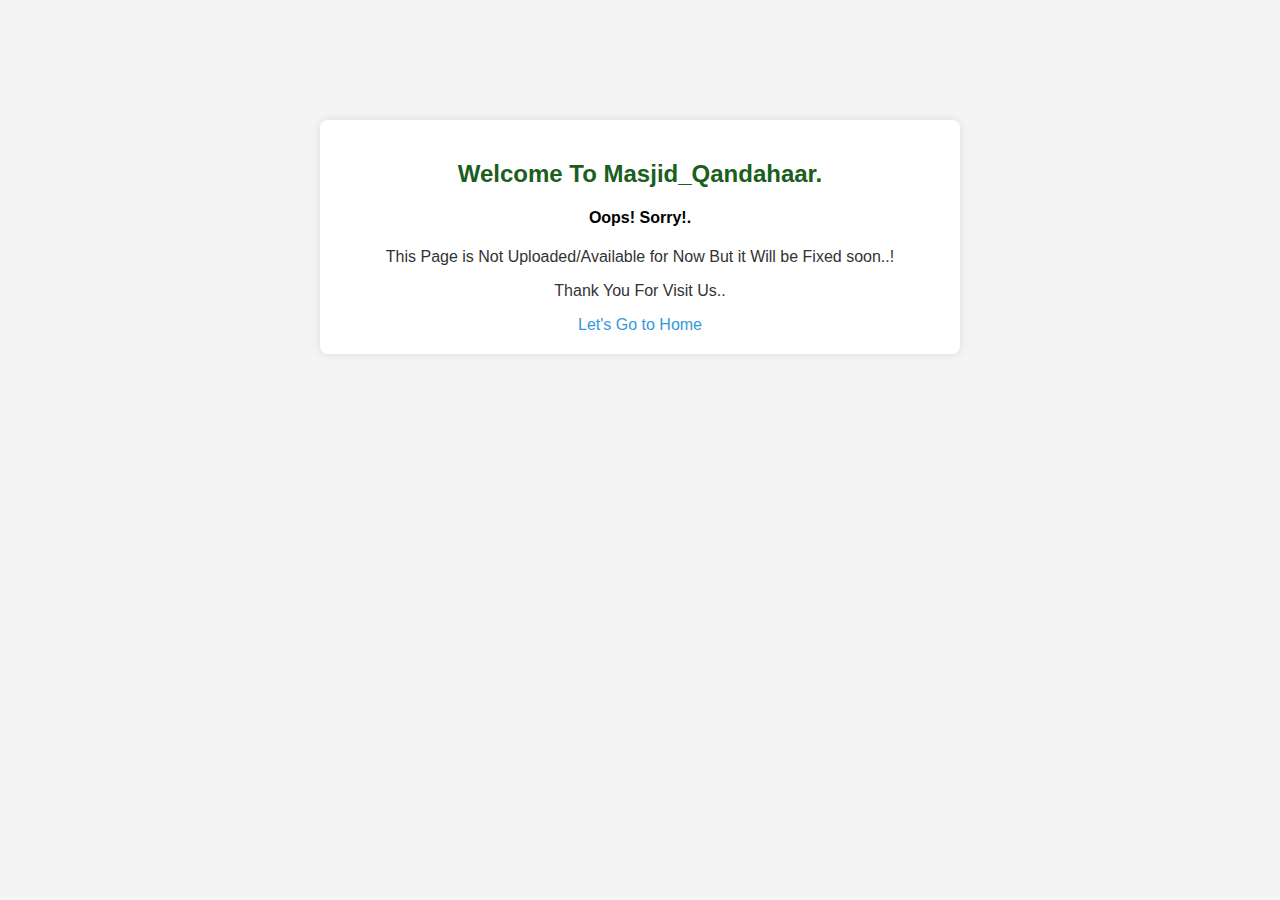
<file: pagenot.html>
<!DOCTYPE html>
<html lang="en">
<head>
    <meta charset="UTF-8">
    <meta name="viewport" content="width=device-width, initial-scale=1.0">
    <title>welcome to MDs fuel station</title>
    <style>
        body {
            font-family: Arial, sans-serif;
            background-color: #f4f4f4;
            margin: 0;
            padding: 20px;
        }
        .success-message {
            text-align: center;
            margin: 100px auto;
            padding: 20px;
            background-color: white;
            border-radius: 8px;
            box-shadow: 0 0 10px rgba(0,0,0,0.1);
            max-width: 600px;
        }
        .success-message h2 {
            color: #1b5e20;
        }
        .success-message p {
            color: #333;
        }
    </style>
</head>
<body>
    <div class="success-message">
        <h2>Welcome To Masjid_Qandahaar.</h2>
           <h4>Oops! Sorry!.</h4>
         <p>This Page is Not Uploaded/Available for Now But it Will be Fixed soon..!</p>
        <p>Thank You For Visit Us..</p>
        <a href="index.html" style="color: #3498db; text-decoration: none;">Let's Go to Home</a>
    </div>
</body>
</html>
</file>
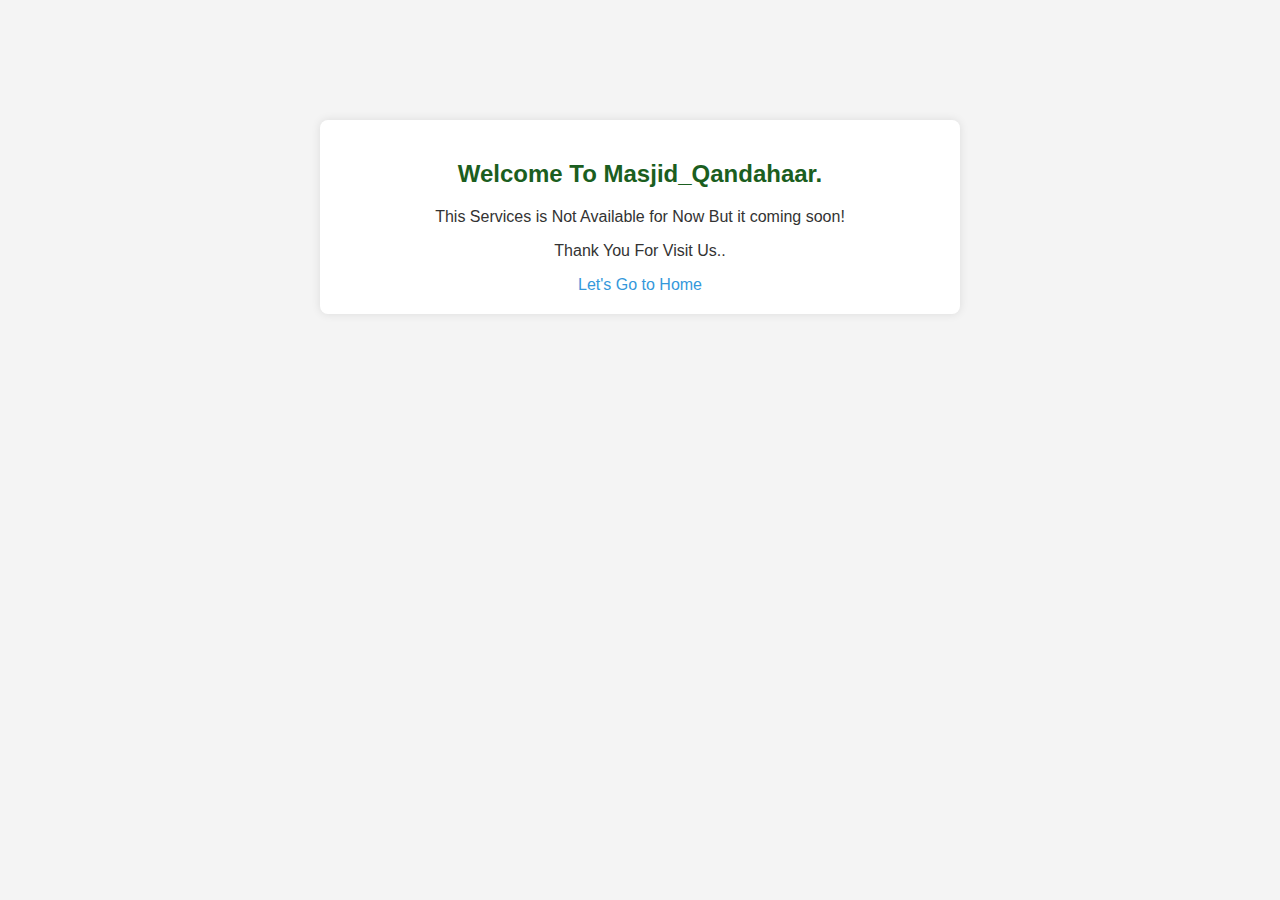
<file: weclome.html>
<!DOCTYPE html>
<html lang="en">
<head>
    <meta charset="UTF-8">
    <meta name="viewport" content="width=device-width, initial-scale=1.0">
    <title>welcome to MDs fuel station</title>
    <style>
        body {
            font-family: Arial, sans-serif;
            background-color: #f4f4f4;
            margin: 0;
            padding: 20px;
        }
        .success-message {
            text-align: center;
            margin: 100px auto;
            padding: 20px;
            background-color: white;
            border-radius: 8px;
            box-shadow: 0 0 10px rgba(0,0,0,0.1);
            max-width: 600px;
        }
        .success-message h2 {
            color: #1b5e20;
        }
        .success-message p {
            color: #333;
        }
    </style>
</head>
<body>
    <div class="success-message">
        <h2>Welcome To Masjid_Qandahaar.</h2>
         <p>This Services is Not Available for Now But it coming soon!</p>
        <p>Thank You For Visit Us..</p>
        <a href="index.html" style="color: #3498db; text-decoration: none;">Let's Go to Home</a>
    </div>
</body>
</html>
</file>
